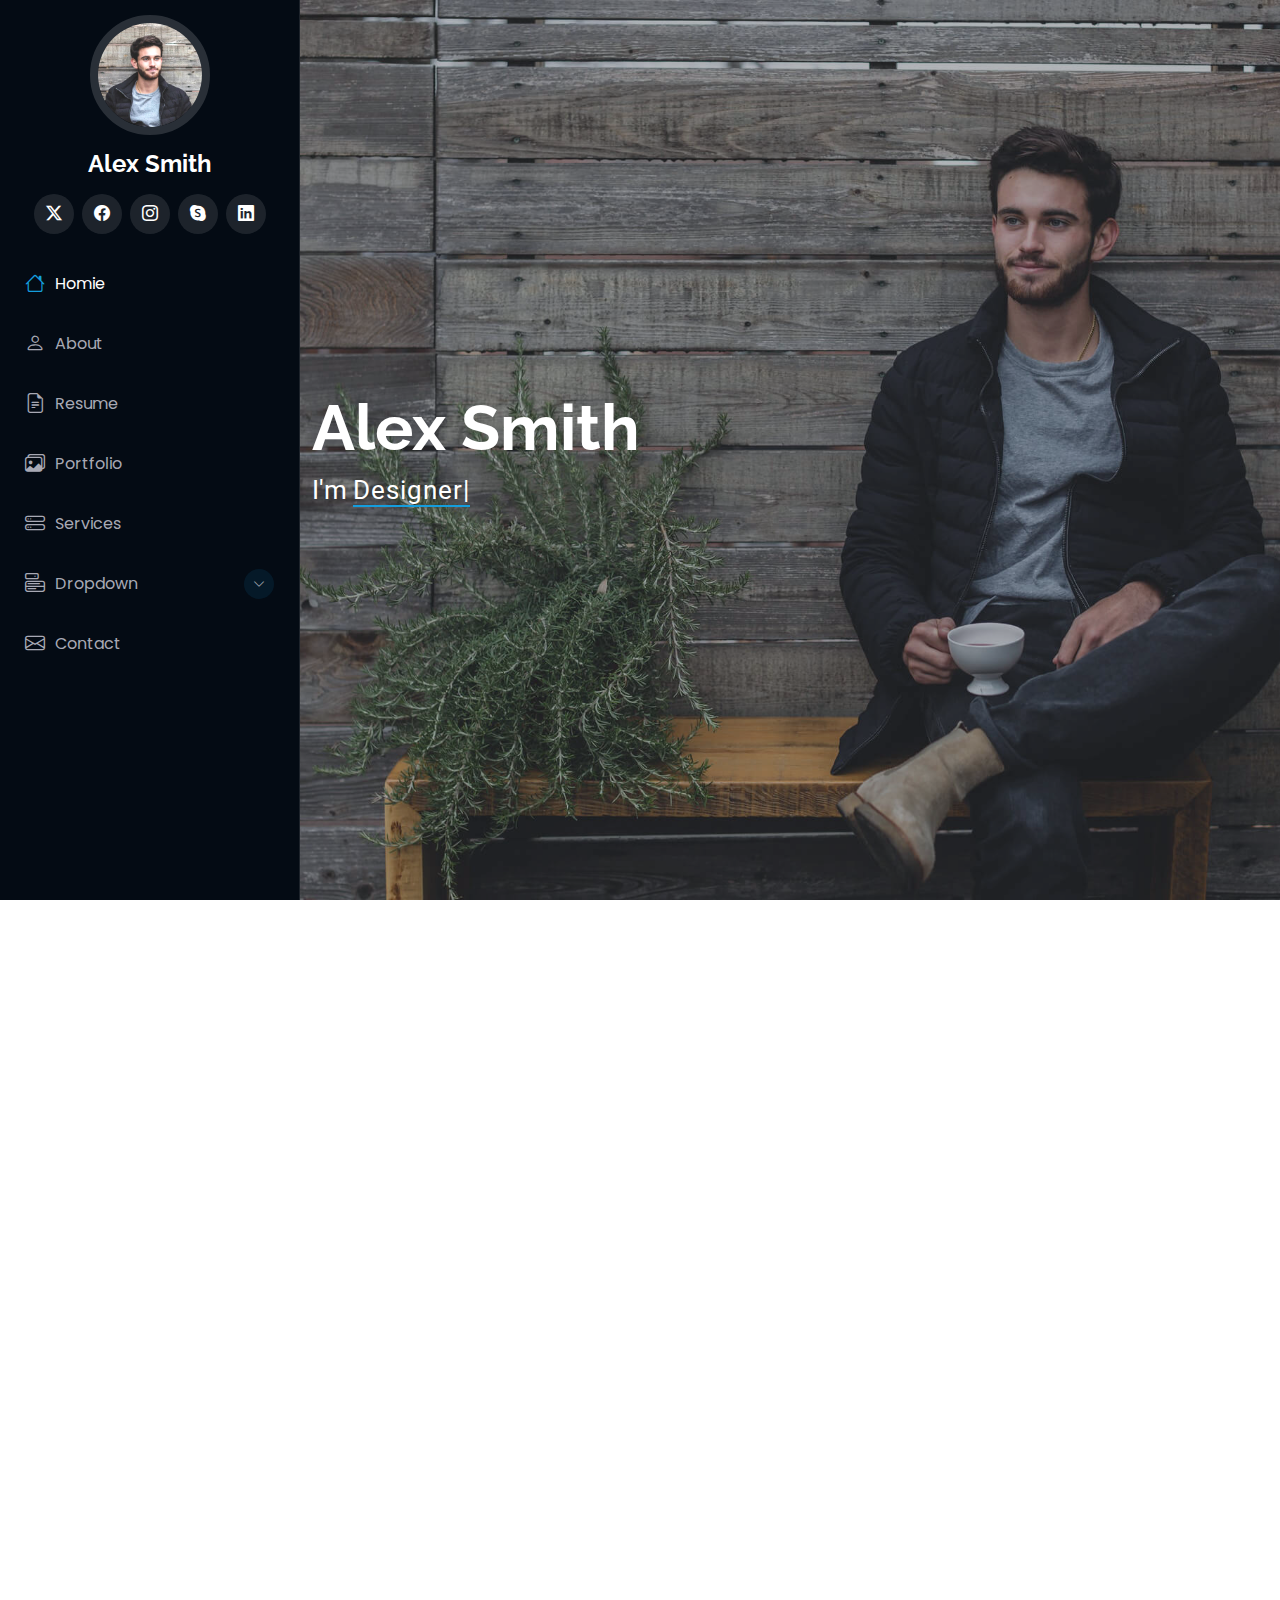
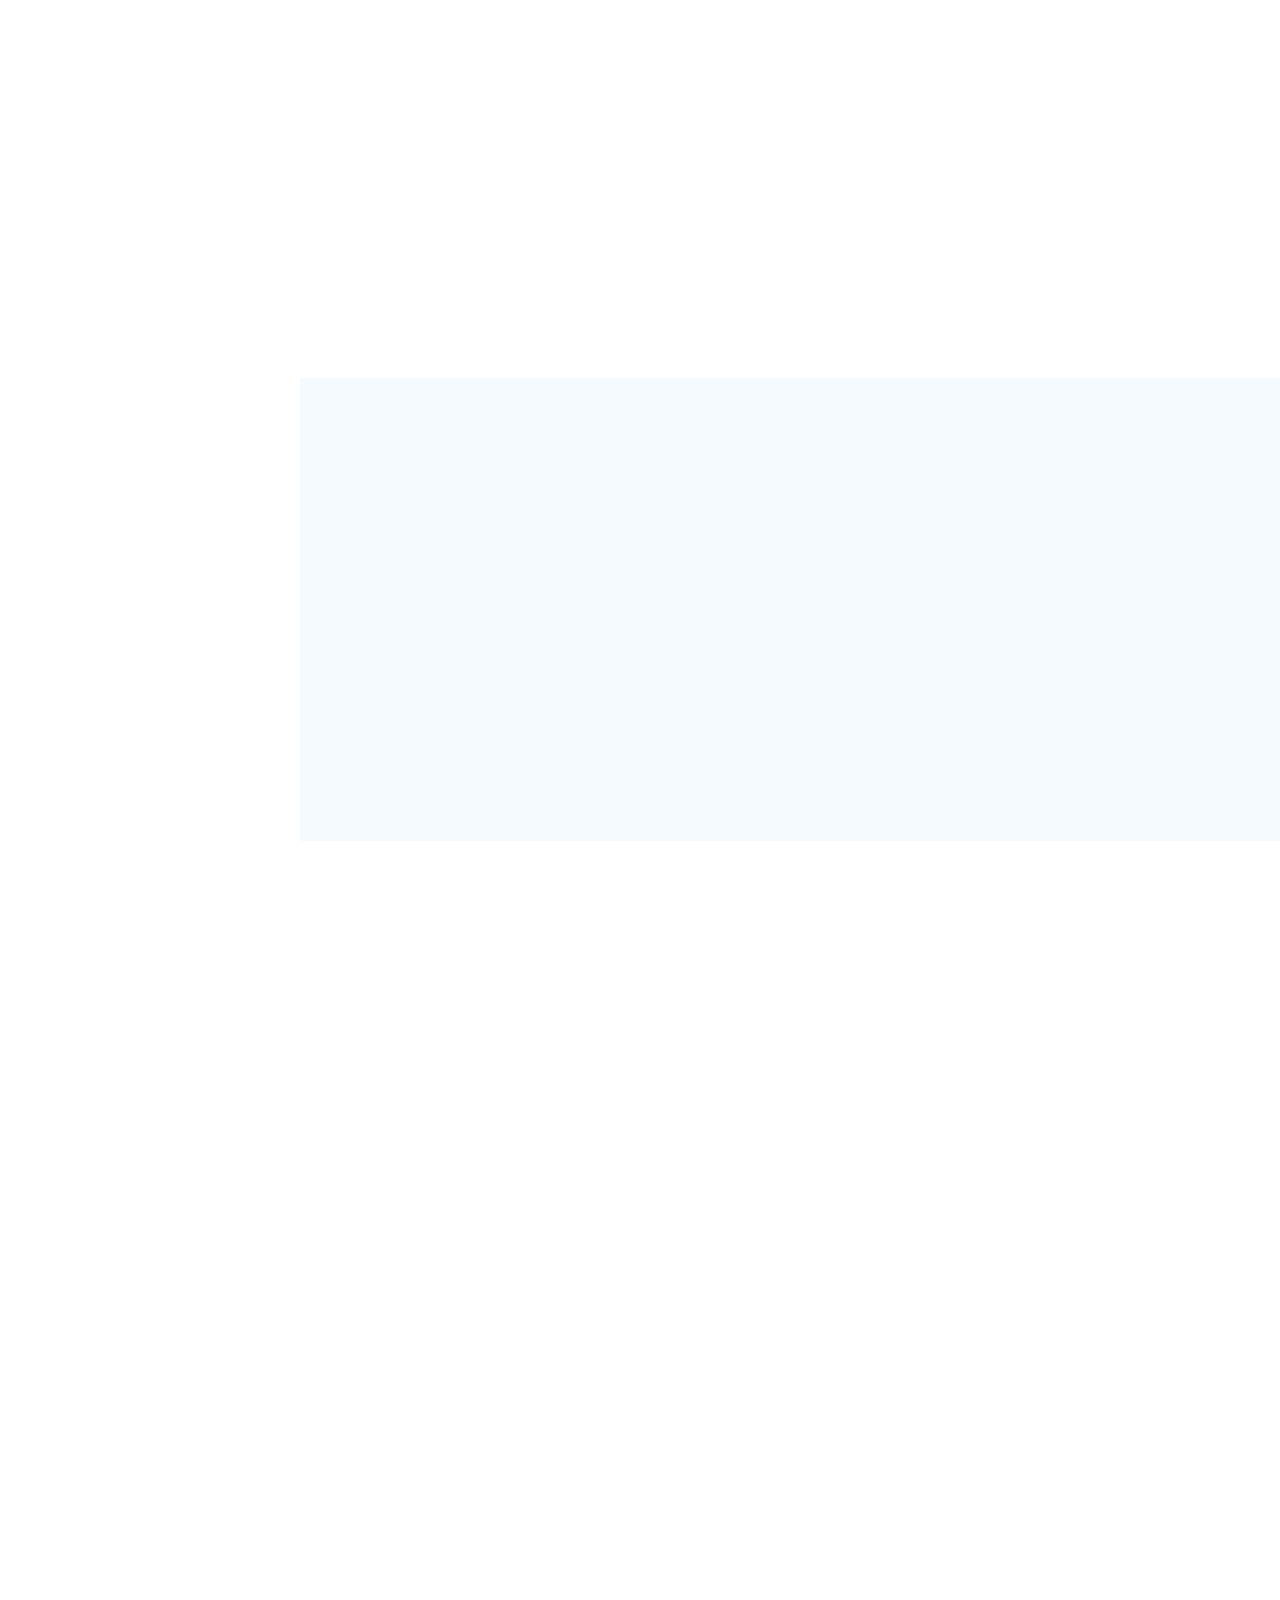
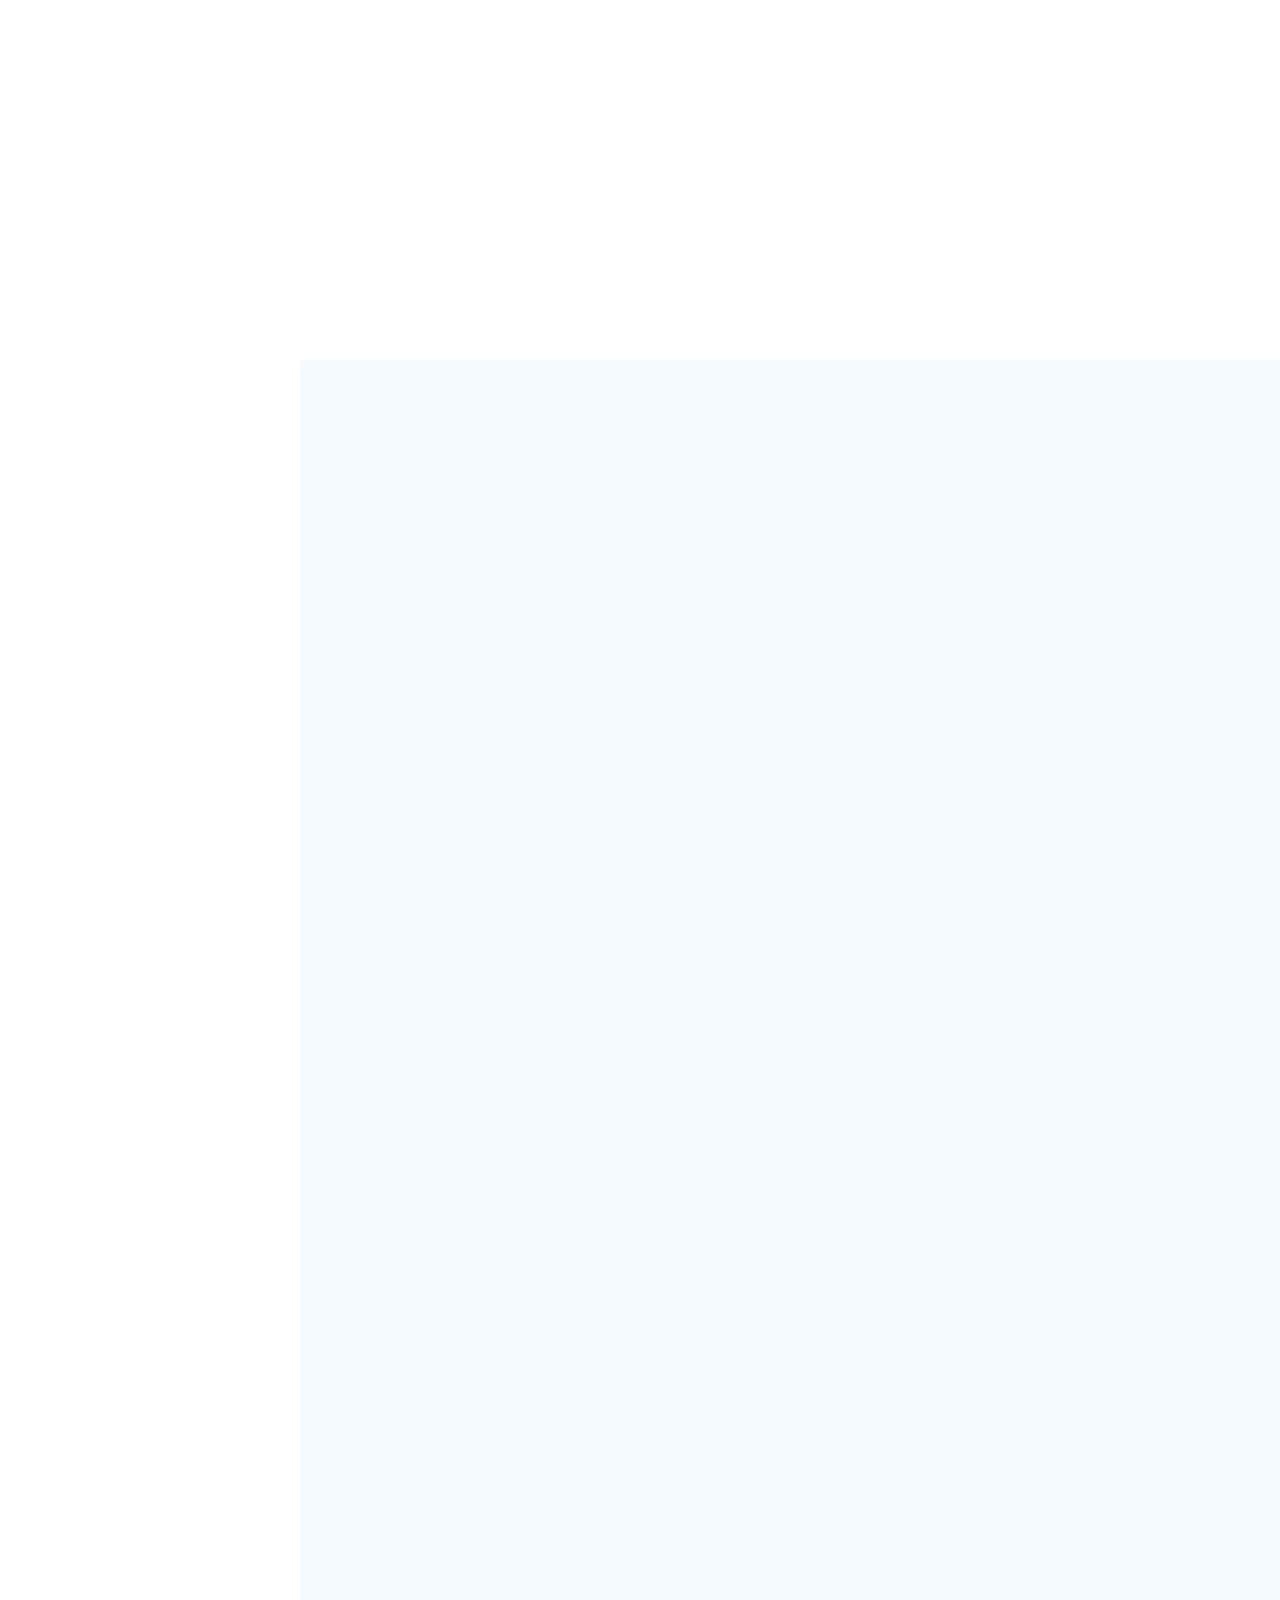
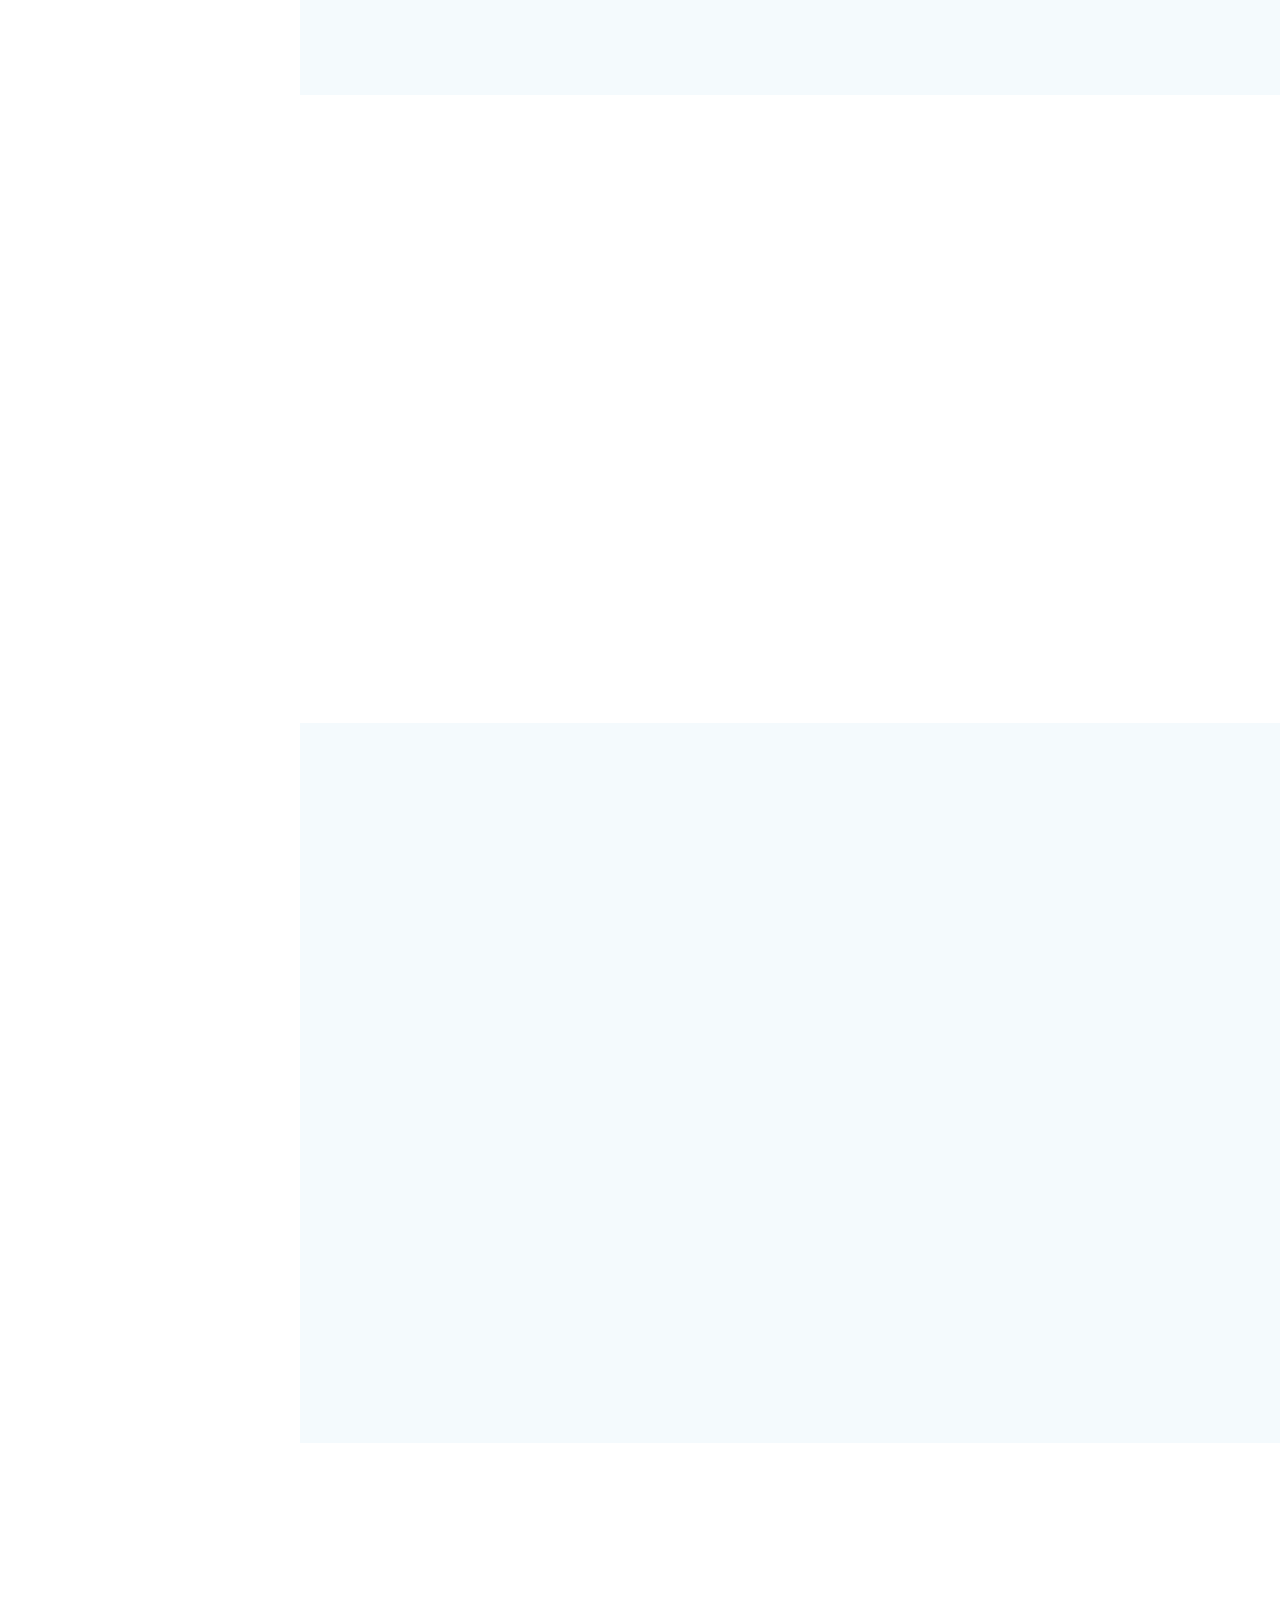
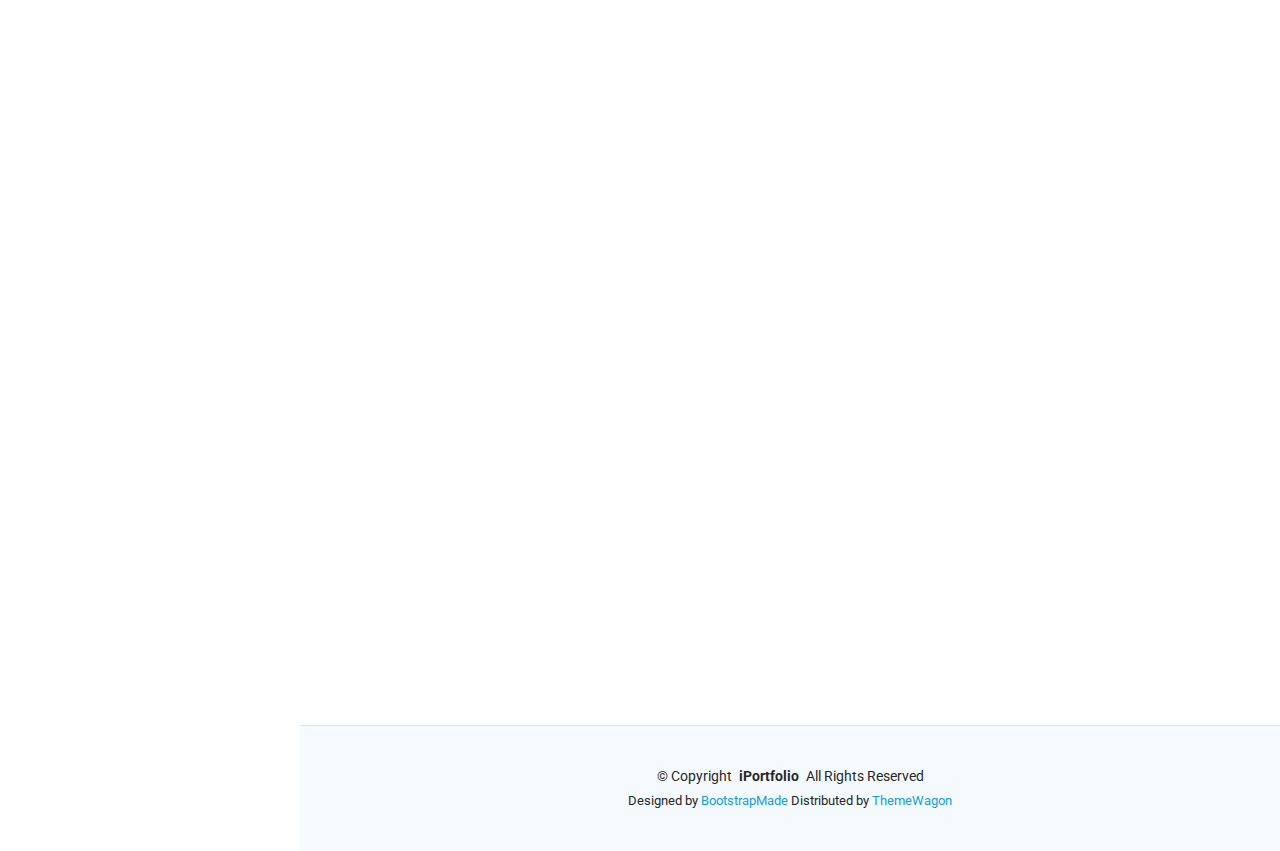
<file: Chunk 1 (Portfolio website)/index.html>
<!DOCTYPE html>
<html lang="en">
<head>
  <meta charset="utf-8">
  <meta content="width=device-width, initial-scale=1.0" name="viewport">
  <title>Index - iPortfolio Bootstrap Template</title>
  <meta content="" name="description">
  <meta content="" name="keywords">

  <!-- Favicons -->
  <link href="assets/img/favicon.png" rel="icon">
  <link href="assets/img/apple-touch-icon.png" rel="apple-touch-icon">

  <!-- Fonts -->
  <link href="https://fonts.googleapis.com" rel="preconnect">
  <link href="https://fonts.gstatic.com" rel="preconnect" crossorigin>
  <link href="https://fonts.googleapis.com/css2?family=Roboto:ital,wght@0,100;0,300;0,400;0,500;0,700;0,900;1,100;1,300;1,400;1,500;1,700;1,900&family=Poppins:ital,wght@0,100;0,200;0,300;0,400;0,500;0,600;0,700;0,800;0,900;1,100;1,200;1,300;1,400;1,500;1,600;1,700;1,800;1,900&family=Raleway:ital,wght@0,100;0,200;0,300;0,400;0,500;0,600;0,700;0,800;0,900;1,100;1,200;1,300;1,400;1,500;1,600;1,700;1,800;1,900&display=swap" rel="stylesheet">

  <!-- Vendor CSS Files -->
  <link href="assets/vendor/bootstrap/css/bootstrap.min.css" rel="stylesheet">
  <link href="assets/vendor/bootstrap-icons/bootstrap-icons.css" rel="stylesheet">
  <link href="assets/vendor/aos/aos.css" rel="stylesheet">
  <link href="assets/vendor/glightbox/css/glightbox.min.css" rel="stylesheet">
  <link href="assets/vendor/swiper/swiper-bundle.min.css" rel="stylesheet">

  <!-- Main CSS File -->
  <link href="assets/css/main.css" rel="stylesheet">

  <!-- =======================================================
  * Template Name: iPortfolio
  * Template URL: https://bootstrapmade.com/iportfolio-bootstrap-portfolio-websites-template/
  * Updated: Jun 29 2024 with Bootstrap v5.3.3
  * Author: BootstrapMade.com
  * License: https://bootstrapmade.com/license/
  ======================================================== -->
</head>

<body class="index-page">

  <header id="header" class="header dark-background d-flex flex-column">
    <i class="header-toggle d-xl-none bi bi-list"></i>

    <div class="profile-img">
      <img src="assets/img/my-profile-img.jpg" alt="" class="img-fluid rounded-circle">
    </div>

    <a href="index.html" class="logo d-flex align-items-center justify-content-center">
      <!-- Uncomment the line below if you also wish to use an image logo -->
      <!-- <img src="assets/img/logo.png" alt=""> -->
      <h1 class="sitename">Alex Smith</h1>
    </a>

    <div class="social-links text-center">
      <a href="#" class="twitter"><i class="bi bi-twitter-x"></i></a>
      <a href="#" class="facebook"><i class="bi bi-facebook"></i></a>
      <a href="#" class="instagram"><i class="bi bi-instagram"></i></a>
      <a href="#" class="google-plus"><i class="bi bi-skype"></i></a>
      <a href="#" class="linkedin"><i class="bi bi-linkedin"></i></a>
    </div>

    <nav id="navmenu" class="navmenu">
      <ul>
        <li><a href="#hero" class="active"><i class="bi bi-house navicon"></i>Homie</a></li>
        <li><a href="#about"><i class="bi bi-person navicon"></i> About</a></li>
        <li><a href="#resume"><i class="bi bi-file-earmark-text navicon"></i> Resume</a></li>
        <li><a href="#portfolio"><i class="bi bi-images navicon"></i> Portfolio</a></li>
        <li><a href="#services"><i class="bi bi-hdd-stack navicon"></i> Services</a></li>
        <li class="dropdown"><a href="#"><i class="bi bi-menu-button navicon"></i> <span>Dropdown</span> <i class="bi bi-chevron-down toggle-dropdown"></i></a>
          <ul>
            <li><a href="#">Dropdown 1</a></li>
            <li class="dropdown"><a href="#"><span>Deep Dropdown</span> <i class="bi bi-chevron-down toggle-dropdown"></i></a>
              <ul>
                <li><a href="#">Deep Dropdown 1</a></li>
                <li><a href="#">Deep Dropdown 2</a></li>
                <li><a href="#">Deep Dropdown 3</a></li>
                <li><a href="#">Deep Dropdown 4</a></li>
                <li><a href="#">Deep Dropdown 5</a></li>
              </ul>
            </li>
            <li><a href="#">Dropdown 2</a></li>
            <li><a href="#">Dropdown 3</a></li>
            <li><a href="#">Dropdown 4</a></li>
          </ul>
        </li>
        <li><a href="#contact"><i class="bi bi-envelope navicon"></i> Contact</a></li>
      </ul>
    </nav>

  </header>

  <main class="main">

    <!-- Hero Section -->
    <section id="hero" class="hero section dark-background">

      <img src="assets/img/hero-bg.jpg" alt="" data-aos="fade-in" class="">

      <div class="container" data-aos="fade-up" data-aos-delay="100">
        <h2>Alex Smith</h2>
        <p>I'm <span class="typed" data-typed-items="Designer, Developer, Freelancer, Photographer">Designer</span><span class="typed-cursor typed-cursor--blink" aria-hidden="true"></span><span class="typed-cursor typed-cursor--blink" aria-hidden="true"></span></p>
      </div>

    </section><!-- /Hero Section -->

    <!-- About Section -->
    <section id="about" class="about section">

      <!-- Section Title -->
      <div class="container section-title" data-aos="fade-up">
        <h2>About</h2>
        <p>Magnam dolores commodi suscipit. Necessitatibus eius consequatur ex aliquid fuga eum quidem. Sit sint consectetur velit. Quisquam quos quisquam cupiditate. Et nemo qui impedit suscipit alias ea. Quia fugiat sit in iste officiis commodi quidem hic quas.</p>
      </div><!-- End Section Title -->

      <div class="container" data-aos="fade-up" data-aos-delay="100">

        <div class="row gy-4 justify-content-center">
          <div class="col-lg-4">
            <img src="assets/img/my-profile-img.jpg" class="img-fluid" alt="">
          </div>
          <div class="col-lg-8 content">
            <h2>UI/UX Designer &amp; Web Developer.</h2>
            <p class="fst-italic py-3">
              Lorem ipsum dolor sit amet, consectetur adipiscing elit, sed do eiusmod tempor incididunt ut labore et dolore
              magna aliqua.
            </p>
            <div class="row">
              <div class="col-lg-6">
                <ul>
                  <li><i class="bi bi-chevron-right"></i> <strong>Birthday:</strong> <span>1 May 1995</span></li>
                  <li><i class="bi bi-chevron-right"></i> <strong>Website:</strong> <span>www.example.com</span></li>
                  <li><i class="bi bi-chevron-right"></i> <strong>Phone:</strong> <span>+123 456 7890</span></li>
                  <li><i class="bi bi-chevron-right"></i> <strong>City:</strong> <span>New York, USA</span></li>
                </ul>
              </div>
              <div class="col-lg-6">
                <ul>
                  <li><i class="bi bi-chevron-right"></i> <strong>Age:</strong> <span>30</span></li>
                  <li><i class="bi bi-chevron-right"></i> <strong>Degree:</strong> <span>Master</span></li>
                  <li><i class="bi bi-chevron-right"></i> <strong>Email:</strong> <span>email@example.com</span></li>
                  <li><i class="bi bi-chevron-right"></i> <strong>Freelance:</strong> <span>Available</span></li>
                </ul>
              </div>
            </div>
            <p class="py-3">
              Officiis eligendi itaque labore et dolorum mollitia officiis optio vero. Quisquam sunt adipisci omnis et ut. Nulla accusantium dolor incidunt officia tempore. Et eius omnis.
              Cupiditate ut dicta maxime officiis quidem quia. Sed et consectetur qui quia repellendus itaque neque.
            </p>
          </div>
        </div>

      </div>

    </section><!-- /About Section -->

    <!-- Stats Section -->
    <section id="stats" class="stats section">

      <div class="container" data-aos="fade-up" data-aos-delay="100">

        <div class="row gy-4">

          <div class="col-lg-3 col-md-6">
            <div class="stats-item">
              <i class="bi bi-emoji-smile"></i>
              <span data-purecounter-start="0" data-purecounter-end="232" data-purecounter-duration="1" class="purecounter"></span>
              <p><strong>Happy Clients</strong> <span>consequuntur quae</span></p>
            </div>
          </div><!-- End Stats Item -->

          <div class="col-lg-3 col-md-6">
            <div class="stats-item">
              <i class="bi bi-journal-richtext"></i>
              <span data-purecounter-start="0" data-purecounter-end="521" data-purecounter-duration="1" class="purecounter"></span>
              <p><strong>Projects</strong> <span>adipisci atque cum quia aut</span></p>
            </div>
          </div><!-- End Stats Item -->

          <div class="col-lg-3 col-md-6">
            <div class="stats-item">
              <i class="bi bi-headset"></i>
              <span data-purecounter-start="0" data-purecounter-end="1453" data-purecounter-duration="1" class="purecounter"></span>
              <p><strong>Hours Of Support</strong> <span>aut commodi quaerat</span></p>
            </div>
          </div><!-- End Stats Item -->

          <div class="col-lg-3 col-md-6">
            <div class="stats-item">
              <i class="bi bi-people"></i>
              <span data-purecounter-start="0" data-purecounter-end="32" data-purecounter-duration="1" class="purecounter"></span>
              <p><strong>Hard Workers</strong> <span>rerum asperiores dolor</span></p>
            </div>
          </div><!-- End Stats Item -->

        </div>

      </div>

    </section><!-- /Stats Section -->

    <!-- Skills Section -->
    <section id="skills" class="skills section light-background">

      <!-- Section Title -->
      <div class="container section-title" data-aos="fade-up">
        <h2>Skills</h2>
        <p>Necessitatibus eius consequatur ex aliquid fuga eum quidem sint consectetur velit</p>
      </div><!-- End Section Title -->

      <div class="container" data-aos="fade-up" data-aos-delay="100">

        <div class="row skills-content skills-animation">

          <div class="col-lg-6">

            <div class="progress">
              <span class="skill"><span>HTML</span> <i class="val">100%</i></span>
              <div class="progress-bar-wrap">
                <div class="progress-bar" role="progressbar" aria-valuenow="100" aria-valuemin="0" aria-valuemax="100"></div>
              </div>
            </div><!-- End Skills Item -->

            <div class="progress">
              <span class="skill"><span>CSS</span> <i class="val">90%</i></span>
              <div class="progress-bar-wrap">
                <div class="progress-bar" role="progressbar" aria-valuenow="90" aria-valuemin="0" aria-valuemax="100"></div>
              </div>
            </div><!-- End Skills Item -->

            <div class="progress">
              <span class="skill"><span>JavaScript</span> <i class="val">75%</i></span>
              <div class="progress-bar-wrap">
                <div class="progress-bar" role="progressbar" aria-valuenow="75" aria-valuemin="0" aria-valuemax="100"></div>
              </div>
            </div><!-- End Skills Item -->

          </div>

          <div class="col-lg-6">

            <div class="progress">
              <span class="skill"><span>PHP</span> <i class="val">80%</i></span>
              <div class="progress-bar-wrap">
                <div class="progress-bar" role="progressbar" aria-valuenow="80" aria-valuemin="0" aria-valuemax="100"></div>
              </div>
            </div><!-- End Skills Item -->

            <div class="progress">
              <span class="skill"><span>WordPress/CMS</span> <i class="val">90%</i></span>
              <div class="progress-bar-wrap">
                <div class="progress-bar" role="progressbar" aria-valuenow="90" aria-valuemin="0" aria-valuemax="100"></div>
              </div>
            </div><!-- End Skills Item -->

            <div class="progress">
              <span class="skill"><span>Photoshop</span> <i class="val">55%</i></span>
              <div class="progress-bar-wrap">
                <div class="progress-bar" role="progressbar" aria-valuenow="55" aria-valuemin="0" aria-valuemax="100"></div>
              </div>
            </div><!-- End Skills Item -->

          </div>

        </div>

      </div>

    </section><!-- /Skills Section -->

    <!-- Resume Section -->
    <section id="resume" class="resume section">

      <!-- Section Title -->
      <div class="container section-title" data-aos="fade-up">
        <h2>Resume</h2>
        <p>Magnam dolores commodi suscipit. Necessitatibus eius consequatur ex aliquid fuga eum quidem. Sit sint consectetur velit. Quisquam quos quisquam cupiditate. Et nemo qui impedit suscipit alias ea. Quia fugiat sit in iste officiis commodi quidem hic quas.</p>
      </div><!-- End Section Title -->

      <div class="container">

        <div class="row">

          <div class="col-lg-6" data-aos="fade-up" data-aos-delay="100">
            <h3 class="resume-title">Sumarry</h3>

            <div class="resume-item pb-0">
              <h4>Brandon Johnson</h4>
              <p><em>Innovative and deadline-driven Graphic Designer with 3+ years of experience designing and developing user-centered digital/print marketing material from initial concept to final, polished deliverable.</em></p>
              <ul>
                <li>Portland par 127,Orlando, FL</li>
                <li>(123) 456-7891</li>
                <li>alice.barkley@example.com</li>
              </ul>
            </div><!-- Edn Resume Item -->

            <h3 class="resume-title">Education</h3>
            <div class="resume-item">
              <h4>Master of Fine Arts &amp; Graphic Design</h4>
              <h5>2015 - 2016</h5>
              <p><em>Rochester Institute of Technology, Rochester, NY</em></p>
              <p>Qui deserunt veniam. Et sed aliquam labore tempore sed quisquam iusto autem sit. Ea vero voluptatum qui ut dignissimos deleniti nerada porti sand markend</p>
            </div><!-- Edn Resume Item -->

            <div class="resume-item">
              <h4>Bachelor of Fine Arts &amp; Graphic Design</h4>
              <h5>2010 - 2014</h5>
              <p><em>Rochester Institute of Technology, Rochester, NY</em></p>
              <p>Quia nobis sequi est occaecati aut. Repudiandae et iusto quae reiciendis et quis Eius vel ratione eius unde vitae rerum voluptates asperiores voluptatem Earum molestiae consequatur neque etlon sader mart dila</p>
            </div><!-- Edn Resume Item -->

          </div>

          <div class="col-lg-6" data-aos="fade-up" data-aos-delay="200">
            <h3 class="resume-title">Professional Experience</h3>
            <div class="resume-item">
              <h4>Senior graphic design specialist</h4>
              <h5>2019 - Present</h5>
              <p><em>Experion, New York, NY </em></p>
              <ul>
                <li>Lead in the design, development, and implementation of the graphic, layout, and production communication materials</li>
                <li>Delegate tasks to the 7 members of the design team and provide counsel on all aspects of the project. </li>
                <li>Supervise the assessment of all graphic materials in order to ensure quality and accuracy of the design</li>
                <li>Oversee the efficient use of production project budgets ranging from $2,000 - $25,000</li>
              </ul>
            </div><!-- Edn Resume Item -->

            <div class="resume-item">
              <h4>Graphic design specialist</h4>
              <h5>2017 - 2018</h5>
              <p><em>Stepping Stone Advertising, New York, NY</em></p>
              <ul>
                <li>Developed numerous marketing programs (logos, brochures,infographics, presentations, and advertisements).</li>
                <li>Managed up to 5 projects or tasks at a given time while under pressure</li>
                <li>Recommended and consulted with clients on the most appropriate graphic design</li>
                <li>Created 4+ design presentations and proposals a month for clients and account managers</li>
              </ul>
            </div><!-- Edn Resume Item -->

          </div>

        </div>

      </div>

    </section><!-- /Resume Section -->

    <!-- Portfolio Section -->
    <section id="portfolio" class="portfolio section light-background">

      <!-- Section Title -->
      <div class="container section-title" data-aos="fade-up">
        <h2>Portfolio</h2>
        <p>Magnam dolores commodi suscipit. Necessitatibus eius consequatur ex aliquid fuga eum quidem. Sit sint consectetur velit. Quisquam quos quisquam cupiditate. Et nemo qui impedit suscipit alias ea. Quia fugiat sit in iste officiis commodi quidem hic quas.</p>
      </div><!-- End Section Title -->

      <div class="container">

        <div class="isotope-layout" data-default-filter="*" data-layout="masonry" data-sort="original-order">

          <ul class="portfolio-filters isotope-filters" data-aos="fade-up" data-aos-delay="100">
            <li data-filter="*" class="filter-active">All</li>
            <li data-filter=".filter-app">App</li>
            <li data-filter=".filter-product">Product</li>
            <li data-filter=".filter-branding">Branding</li>
            <li data-filter=".filter-books">Books</li>
          </ul><!-- End Portfolio Filters -->

          <div class="row gy-4 isotope-container" data-aos="fade-up" data-aos-delay="200">

            <div class="col-lg-4 col-md-6 portfolio-item isotope-item filter-app">
              <div class="portfolio-content h-100">
                <img src="assets/img/portfolio/app-1.jpg" class="img-fluid" alt="">
                <div class="portfolio-info">
                  <h4>App 1</h4>
                  <p>Lorem ipsum, dolor sit amet consectetur</p>
                  <a href="assets/img/portfolio/app-1.jpg" title="App 1" data-gallery="portfolio-gallery-app" class="glightbox preview-link"><i class="bi bi-zoom-in"></i></a>
                  <a href="portfolio-details.html" title="More Details" class="details-link"><i class="bi bi-link-45deg"></i></a>
                </div>
              </div>
            </div><!-- End Portfolio Item -->

            <div class="col-lg-4 col-md-6 portfolio-item isotope-item filter-product">
              <div class="portfolio-content h-100">
                <img src="assets/img/portfolio/product-1.jpg" class="img-fluid" alt="">
                <div class="portfolio-info">
                  <h4>Product 1</h4>
                  <p>Lorem ipsum, dolor sit amet consectetur</p>
                  <a href="assets/img/portfolio/product-1.jpg" title="Product 1" data-gallery="portfolio-gallery-product" class="glightbox preview-link"><i class="bi bi-zoom-in"></i></a>
                  <a href="portfolio-details.html" title="More Details" class="details-link"><i class="bi bi-link-45deg"></i></a>
                </div>
              </div>
            </div><!-- End Portfolio Item -->

            <div class="col-lg-4 col-md-6 portfolio-item isotope-item filter-branding">
              <div class="portfolio-content h-100">
                <img src="assets/img/portfolio/branding-1.jpg" class="img-fluid" alt="">
                <div class="portfolio-info">
                  <h4>Branding 1</h4>
                  <p>Lorem ipsum, dolor sit amet consectetur</p>
                  <a href="assets/img/portfolio/branding-1.jpg" title="Branding 1" data-gallery="portfolio-gallery-branding" class="glightbox preview-link"><i class="bi bi-zoom-in"></i></a>
                  <a href="portfolio-details.html" title="More Details" class="details-link"><i class="bi bi-link-45deg"></i></a>
                </div>
              </div>
            </div><!-- End Portfolio Item -->

            <div class="col-lg-4 col-md-6 portfolio-item isotope-item filter-books">
              <div class="portfolio-content h-100">
                <img src="assets/img/portfolio/books-1.jpg" class="img-fluid" alt="">
                <div class="portfolio-info">
                  <h4>Books 1</h4>
                  <p>Lorem ipsum, dolor sit amet consectetur</p>
                  <a href="assets/img/portfolio/books-1.jpg" title="Branding 1" data-gallery="portfolio-gallery-book" class="glightbox preview-link"><i class="bi bi-zoom-in"></i></a>
                  <a href="portfolio-details.html" title="More Details" class="details-link"><i class="bi bi-link-45deg"></i></a>
                </div>
              </div>
            </div><!-- End Portfolio Item -->

            <div class="col-lg-4 col-md-6 portfolio-item isotope-item filter-app">
              <div class="portfolio-content h-100">
                <img src="assets/img/portfolio/app-2.jpg" class="img-fluid" alt="">
                <div class="portfolio-info">
                  <h4>App 2</h4>
                  <p>Lorem ipsum, dolor sit amet consectetur</p>
                  <a href="assets/img/portfolio/app-2.jpg" title="App 2" data-gallery="portfolio-gallery-app" class="glightbox preview-link"><i class="bi bi-zoom-in"></i></a>
                  <a href="portfolio-details.html" title="More Details" class="details-link"><i class="bi bi-link-45deg"></i></a>
                </div>
              </div>
            </div><!-- End Portfolio Item -->

            <div class="col-lg-4 col-md-6 portfolio-item isotope-item filter-product">
              <div class="portfolio-content h-100">
                <img src="assets/img/portfolio/product-2.jpg" class="img-fluid" alt="">
                <div class="portfolio-info">
                  <h4>Product 2</h4>
                  <p>Lorem ipsum, dolor sit amet consectetur</p>
                  <a href="assets/img/portfolio/product-2.jpg" title="Product 2" data-gallery="portfolio-gallery-product" class="glightbox preview-link"><i class="bi bi-zoom-in"></i></a>
                  <a href="portfolio-details.html" title="More Details" class="details-link"><i class="bi bi-link-45deg"></i></a>
                </div>
              </div>
            </div><!-- End Portfolio Item -->

            <div class="col-lg-4 col-md-6 portfolio-item isotope-item filter-branding">
              <div class="portfolio-content h-100">
                <img src="assets/img/portfolio/branding-2.jpg" class="img-fluid" alt="">
                <div class="portfolio-info">
                  <h4>Branding 2</h4>
                  <p>Lorem ipsum, dolor sit amet consectetur</p>
                  <a href="assets/img/portfolio/branding-2.jpg" title="Branding 2" data-gallery="portfolio-gallery-branding" class="glightbox preview-link"><i class="bi bi-zoom-in"></i></a>
                  <a href="portfolio-details.html" title="More Details" class="details-link"><i class="bi bi-link-45deg"></i></a>
                </div>
              </div>
            </div><!-- End Portfolio Item -->

            <div class="col-lg-4 col-md-6 portfolio-item isotope-item filter-books">
              <div class="portfolio-content h-100">
                <img src="assets/img/portfolio/books-2.jpg" class="img-fluid" alt="">
                <div class="portfolio-info">
                  <h4>Books 2</h4>
                  <p>Lorem ipsum, dolor sit amet consectetur</p>
                  <a href="assets/img/portfolio/books-2.jpg" title="Branding 2" data-gallery="portfolio-gallery-book" class="glightbox preview-link"><i class="bi bi-zoom-in"></i></a>
                  <a href="portfolio-details.html" title="More Details" class="details-link"><i class="bi bi-link-45deg"></i></a>
                </div>
              </div>
            </div><!-- End Portfolio Item -->

            <div class="col-lg-4 col-md-6 portfolio-item isotope-item filter-app">
              <div class="portfolio-content h-100">
                <img src="assets/img/portfolio/app-3.jpg" class="img-fluid" alt="">
                <div class="portfolio-info">
                  <h4>App 3</h4>
                  <p>Lorem ipsum, dolor sit amet consectetur</p>
                  <a href="assets/img/portfolio/app-3.jpg" title="App 3" data-gallery="portfolio-gallery-app" class="glightbox preview-link"><i class="bi bi-zoom-in"></i></a>
                  <a href="portfolio-details.html" title="More Details" class="details-link"><i class="bi bi-link-45deg"></i></a>
                </div>
              </div>
            </div><!-- End Portfolio Item -->

            <div class="col-lg-4 col-md-6 portfolio-item isotope-item filter-product">
              <div class="portfolio-content h-100">
                <img src="assets/img/portfolio/product-3.jpg" class="img-fluid" alt="">
                <div class="portfolio-info">
                  <h4>Product 3</h4>
                  <p>Lorem ipsum, dolor sit amet consectetur</p>
                  <a href="assets/img/portfolio/product-3.jpg" title="Product 3" data-gallery="portfolio-gallery-product" class="glightbox preview-link"><i class="bi bi-zoom-in"></i></a>
                  <a href="portfolio-details.html" title="More Details" class="details-link"><i class="bi bi-link-45deg"></i></a>
                </div>
              </div>
            </div><!-- End Portfolio Item -->

            <div class="col-lg-4 col-md-6 portfolio-item isotope-item filter-branding">
              <div class="portfolio-content h-100">
                <img src="assets/img/portfolio/branding-3.jpg" class="img-fluid" alt="">
                <div class="portfolio-info">
                  <h4>Branding 3</h4>
                  <p>Lorem ipsum, dolor sit amet consectetur</p>
                  <a href="assets/img/portfolio/branding-3.jpg" title="Branding 2" data-gallery="portfolio-gallery-branding" class="glightbox preview-link"><i class="bi bi-zoom-in"></i></a>
                  <a href="portfolio-details.html" title="More Details" class="details-link"><i class="bi bi-link-45deg"></i></a>
                </div>
              </div>
            </div><!-- End Portfolio Item -->

            <div class="col-lg-4 col-md-6 portfolio-item isotope-item filter-books">
              <div class="portfolio-content h-100">
                <img src="assets/img/portfolio/books-3.jpg" class="img-fluid" alt="">
                <div class="portfolio-info">
                  <h4>Books 3</h4>
                  <p>Lorem ipsum, dolor sit amet consectetur</p>
                  <a href="assets/img/portfolio/books-3.jpg" title="Branding 3" data-gallery="portfolio-gallery-book" class="glightbox preview-link"><i class="bi bi-zoom-in"></i></a>
                  <a href="portfolio-details.html" title="More Details" class="details-link"><i class="bi bi-link-45deg"></i></a>
                </div>
              </div>
            </div><!-- End Portfolio Item -->

          </div><!-- End Portfolio Container -->

        </div>

      </div>

    </section><!-- /Portfolio Section -->

    <!-- Services Section -->
    <section id="services" class="services section">

      <!-- Section Title -->
      <div class="container section-title" data-aos="fade-up">
        <h2>Services</h2>
        <p>Magnam dolores commodi suscipit. Necessitatibus eius consequatur ex aliquid fuga eum quidem. Sit sint consectetur velit. Quisquam quos quisquam cupiditate. Et nemo qui impedit suscipit alias ea. Quia fugiat sit in iste officiis commodi quidem hic quas.</p>
      </div><!-- End Section Title -->

      <div class="container">

        <div class="row gy-4">

          <div class="col-lg-4 col-md-6 service-item d-flex" data-aos="fade-up" data-aos-delay="100">
            <div class="icon flex-shrink-0"><i class="bi bi-briefcase"></i></div>
            <div>
              <h4 class="title"><a href="service-details.html" class="stretched-link">Lorem Ipsum</a></h4>
              <p class="description">Voluptatum deleniti atque corrupti quos dolores et quas molestias excepturi sint occaecati cupiditate non provident</p>
            </div>
          </div>
          <!-- End Service Item -->

          <div class="col-lg-4 col-md-6 service-item d-flex" data-aos="fade-up" data-aos-delay="200">
            <div class="icon flex-shrink-0"><i class="bi bi-card-checklist"></i></div>
            <div>
              <h4 class="title"><a href="service-details.html" class="stretched-link">Dolor Sitema</a></h4>
              <p class="description">Minim veniam, quis nostrud exercitation ullamco laboris nisi ut aliquip ex ea commodo consequat tarad limino ata</p>
            </div>
          </div><!-- End Service Item -->

          <div class="col-lg-4 col-md-6 service-item d-flex" data-aos="fade-up" data-aos-delay="300">
            <div class="icon flex-shrink-0"><i class="bi bi-bar-chart"></i></div>
            <div>
              <h4 class="title"><a href="service-details.html" class="stretched-link">Sed ut perspiciatis</a></h4>
              <p class="description">Duis aute irure dolor in reprehenderit in voluptate velit esse cillum dolore eu fugiat nulla pariatur</p>
            </div>
          </div><!-- End Service Item -->

          <div class="col-lg-4 col-md-6 service-item d-flex" data-aos="fade-up" data-aos-delay="400">
            <div class="icon flex-shrink-0"><i class="bi bi-binoculars"></i></div>
            <div>
              <h4 class="title"><a href="service-details.html" class="stretched-link">Magni Dolores</a></h4>
              <p class="description">Excepteur sint occaecat cupidatat non proident, sunt in culpa qui officia deserunt mollit anim id est laborum</p>
            </div>
          </div><!-- End Service Item -->

          <div class="col-lg-4 col-md-6 service-item d-flex" data-aos="fade-up" data-aos-delay="500">
            <div class="icon flex-shrink-0"><i class="bi bi-brightness-high"></i></div>
            <div>
              <h4 class="title"><a href="service-details.html" class="stretched-link">Nemo Enim</a></h4>
              <p class="description">At vero eos et accusamus et iusto odio dignissimos ducimus qui blanditiis praesentium voluptatum deleniti atque</p>
            </div>
          </div><!-- End Service Item -->

          <div class="col-lg-4 col-md-6 service-item d-flex" data-aos="fade-up" data-aos-delay="600">
            <div class="icon flex-shrink-0"><i class="bi bi-calendar4-week"></i></div>
            <div>
              <h4 class="title"><a href="service-details.html" class="stretched-link">Eiusmod Tempor</a></h4>
              <p class="description">Et harum quidem rerum facilis est et expedita distinctio. Nam libero tempore, cum soluta nobis est eligendi</p>
            </div>
          </div><!-- End Service Item -->

        </div>

      </div>

    </section><!-- /Services Section -->

    <!-- Testimonials Section -->
    <section id="testimonials" class="testimonials section light-background">

      <!-- Section Title -->
      <div class="container section-title" data-aos="fade-up">
        <h2>Testimonials</h2>
        <p>Necessitatibus eius consequatur ex aliquid fuga eum quidem sint consectetur velit</p>
      </div><!-- End Section Title -->

      <div class="container" data-aos="fade-up" data-aos-delay="100">

        <div class="swiper init-swiper">
          <script type="application/json" class="swiper-config">
            {
              "loop": true,
              "speed": 600,
              "autoplay": {
                "delay": 5000
              },
              "slidesPerView": "auto",
              "pagination": {
                "el": ".swiper-pagination",
                "type": "bullets",
                "clickable": true
              },
              "breakpoints": {
                "320": {
                  "slidesPerView": 1,
                  "spaceBetween": 40
                },
                "1200": {
                  "slidesPerView": 3,
                  "spaceBetween": 1
                }
              }
            }
          </script>
          <div class="swiper-wrapper">

            <div class="swiper-slide">
              <div class="testimonial-item">
                <p>
                  <i class="bi bi-quote quote-icon-left"></i>
                  <span>Proin iaculis purus consequat sem cure digni ssim donec porttitora entum suscipit rhoncus. Accusantium quam, ultricies eget id, aliquam eget nibh et. Maecen aliquam, risus at semper.</span>
                  <i class="bi bi-quote quote-icon-right"></i>
                </p>
                <img src="assets/img/testimonials/testimonials-1.jpg" class="testimonial-img" alt="">
                <h3>Saul Goodman</h3>
                <h4>Ceo &amp; Founder</h4>
              </div>
            </div><!-- End testimonial item -->

            <div class="swiper-slide">
              <div class="testimonial-item">
                <p>
                  <i class="bi bi-quote quote-icon-left"></i>
                  <span>Export tempor illum tamen malis malis eram quae irure esse labore quem cillum quid malis quorum velit fore eram velit sunt aliqua noster fugiat irure amet legam anim culpa.</span>
                  <i class="bi bi-quote quote-icon-right"></i>
                </p>
                <img src="assets/img/testimonials/testimonials-2.jpg" class="testimonial-img" alt="">
                <h3>Sara Wilsson</h3>
                <h4>Designer</h4>
              </div>
            </div><!-- End testimonial item -->

            <div class="swiper-slide">
              <div class="testimonial-item">
                <p>
                  <i class="bi bi-quote quote-icon-left"></i>
                  <span>Enim nisi quem export duis labore cillum quae magna enim sint quorum nulla quem veniam duis minim tempor labore quem eram duis noster aute amet eram fore quis sint minim.</span>
                  <i class="bi bi-quote quote-icon-right"></i>
                </p>
                <img src="assets/img/testimonials/testimonials-3.jpg" class="testimonial-img" alt="">
                <h3>Jena Karlis</h3>
                <h4>Store Owner</h4>
              </div>
            </div><!-- End testimonial item -->

            <div class="swiper-slide">
              <div class="testimonial-item">
                <p>
                  <i class="bi bi-quote quote-icon-left"></i>
                  <span>Fugiat enim eram quae cillum dolore dolor amet nulla culpa multos export minim fugiat dolor enim duis veniam ipsum anim magna sunt elit fore quem dolore labore illum veniam.</span>
                  <i class="bi bi-quote quote-icon-right"></i>
                </p>
                <img src="assets/img/testimonials/testimonials-4.jpg" class="testimonial-img" alt="">
                <h3>Matt Brandon</h3>
                <h4>Freelancer</h4>
              </div>
            </div><!-- End testimonial item -->

            <div class="swiper-slide">
              <div class="testimonial-item">
                <p>
                  <i class="bi bi-quote quote-icon-left"></i>
                  <span>Quis quorum aliqua sint quem legam fore sunt eram irure aliqua veniam tempor noster veniam sunt culpa nulla illum cillum fugiat legam esse veniam culpa fore nisi cillum quid.</span>
                  <i class="bi bi-quote quote-icon-right"></i>
                </p>
                <img src="assets/img/testimonials/testimonials-5.jpg" class="testimonial-img" alt="">
                <h3>John Larson</h3>
                <h4>Entrepreneur</h4>
              </div>
            </div><!-- End testimonial item -->

          </div>
          <div class="swiper-pagination"></div>
        </div>

      </div>

    </section><!-- /Testimonials Section -->

    <!-- Contact Section -->
    <section id="contact" class="contact section">

      <!-- Section Title -->
      <div class="container section-title" data-aos="fade-up">
        <h2>Contact</h2>
        <p>Necessitatibus eius consequatur ex aliquid fuga eum quidem sint consectetur velit</p>
      </div><!-- End Section Title -->

      <div class="container" data-aos="fade-up" data-aos-delay="100">

        <div class="row gy-4">

          <div class="col-lg-5">

            <div class="info-wrap">
              <div class="info-item d-flex" data-aos="fade-up" data-aos-delay="200">
                <i class="bi bi-geo-alt flex-shrink-0"></i>
                <div>
                  <h3>Address</h3>
                  <p>A108 Adam Street, New York, NY 535022</p>
                </div>
              </div><!-- End Info Item -->

              <div class="info-item d-flex" data-aos="fade-up" data-aos-delay="300">
                <i class="bi bi-telephone flex-shrink-0"></i>
                <div>
                  <h3>Call Us</h3>
                  <p>+1 5589 55488 55</p>
                </div>
              </div><!-- End Info Item -->

              <div class="info-item d-flex" data-aos="fade-up" data-aos-delay="400">
                <i class="bi bi-envelope flex-shrink-0"></i>
                <div>
                  <h3>Email Us</h3>
                  <p>info@example.com</p>
                </div>
              </div><!-- End Info Item -->

              <iframe src="https://www.google.com/maps/embed?pb=!1m14!1m8!1m3!1d48389.78314118045!2d-74.006138!3d40.710059!3m2!1i1024!2i768!4f13.1!3m3!1m2!1s0x89c25a22a3bda30d%3A0xb89d1fe6bc499443!2sDowntown%20Conference%20Center!5e0!3m2!1sen!2sus!4v1676961268712!5m2!1sen!2sus" frameborder="0" style="border:0; width: 100%; height: 270px;" allowfullscreen="" loading="lazy" referrerpolicy="no-referrer-when-downgrade"></iframe>
            </div>
          </div>

          <div class="col-lg-7">
            <form action="forms/contact.php" method="post" class="php-email-form" data-aos="fade-up" data-aos-delay="200">
              <div class="row gy-4">

                <div class="col-md-6">
                  <label for="name-field" class="pb-2">Your Name</label>
                  <input type="text" name="name" id="name-field" class="form-control" required="">
                </div>

                <div class="col-md-6">
                  <label for="email-field" class="pb-2">Your Email</label>
                  <input type="email" class="form-control" name="email" id="email-field" required="">
                </div>

                <div class="col-md-12">
                  <label for="subject-field" class="pb-2">Subject</label>
                  <input type="text" class="form-control" name="subject" id="subject-field" required="">
                </div>

                <div class="col-md-12">
                  <label for="message-field" class="pb-2">Message</label>
                  <textarea class="form-control" name="message" rows="10" id="message-field" required=""></textarea>
                </div>

                <div class="col-md-12 text-center">
                  <div class="loading">Loading</div>
                  <div class="error-message"></div>
                  <div class="sent-message">Your message has been sent. Thank you!</div>

                  <button type="submit">Send Message</button>
                </div>

              </div>
            </form>
          </div><!-- End Contact Form -->

        </div>

      </div>

    </section><!-- /Contact Section -->

  </main>

  <footer id="footer" class="footer position-relative light-background">

    <div class="container">
      <div class="copyright text-center ">
        <p>© <span>Copyright</span> <strong class="px-1 sitename">iPortfolio</strong> <span>All Rights Reserved</span></p>
      </div>
      <div class="credits">
        <!-- All the links in the footer should remain intact. -->
        <!-- You can delete the links only if you've purchased the pro version. -->
        <!-- Licensing information: https://bootstrapmade.com/license/ -->
        <!-- Purchase the pro version with working PHP/AJAX contact form: [buy-url] -->
        Designed by <a href="https://bootstrapmade.com/">BootstrapMade</a> Distributed by <a href="https://themewagon.com">ThemeWagon</a>
      </div>
    </div>

  </footer>

  <!-- Scroll Top -->
  <a href="#" id="scroll-top" class="scroll-top d-flex align-items-center justify-content-center"><i class="bi bi-arrow-up-short"></i></a>

  <!-- Preloader -->
  <div id="preloader"></div>

  <!-- Vendor JS Files -->
  <script src="assets/vendor/bootstrap/js/bootstrap.bundle.min.js"></script>
  <script src="assets/vendor/php-email-form/validate.js"></script>
  <script src="assets/vendor/aos/aos.js"></script>
  <script src="assets/vendor/typed.js/typed.umd.js"></script>
  <script src="assets/vendor/purecounter/purecounter_vanilla.js"></script>
  <script src="assets/vendor/waypoints/noframework.waypoints.js"></script>
  <script src="assets/vendor/glightbox/js/glightbox.min.js"></script>
  <script src="assets/vendor/imagesloaded/imagesloaded.pkgd.min.js"></script>
  <script src="assets/vendor/isotope-layout/isotope.pkgd.min.js"></script>
  <script src="assets/vendor/swiper/swiper-bundle.min.js"></script>

  <!-- Main JS File -->
  <script src="assets/js/main.js"></script>

</body>

</html>
</file>
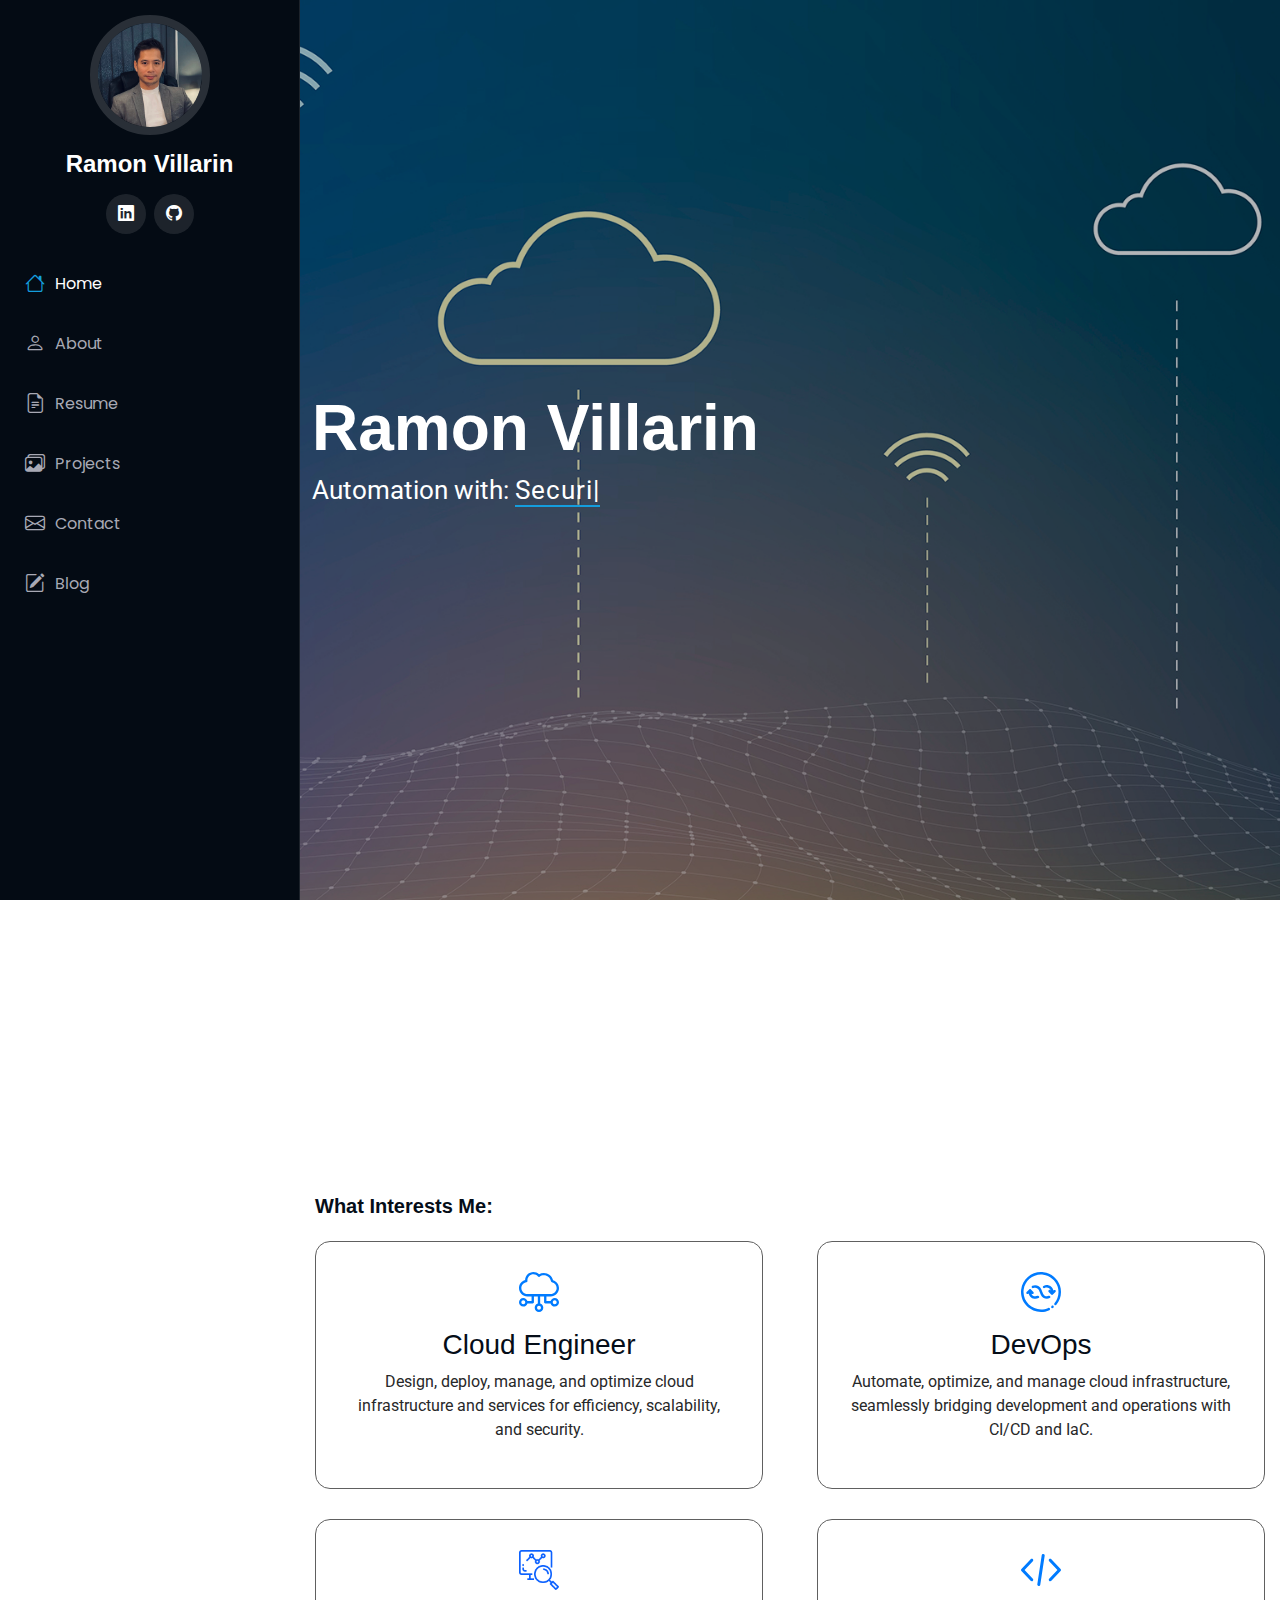
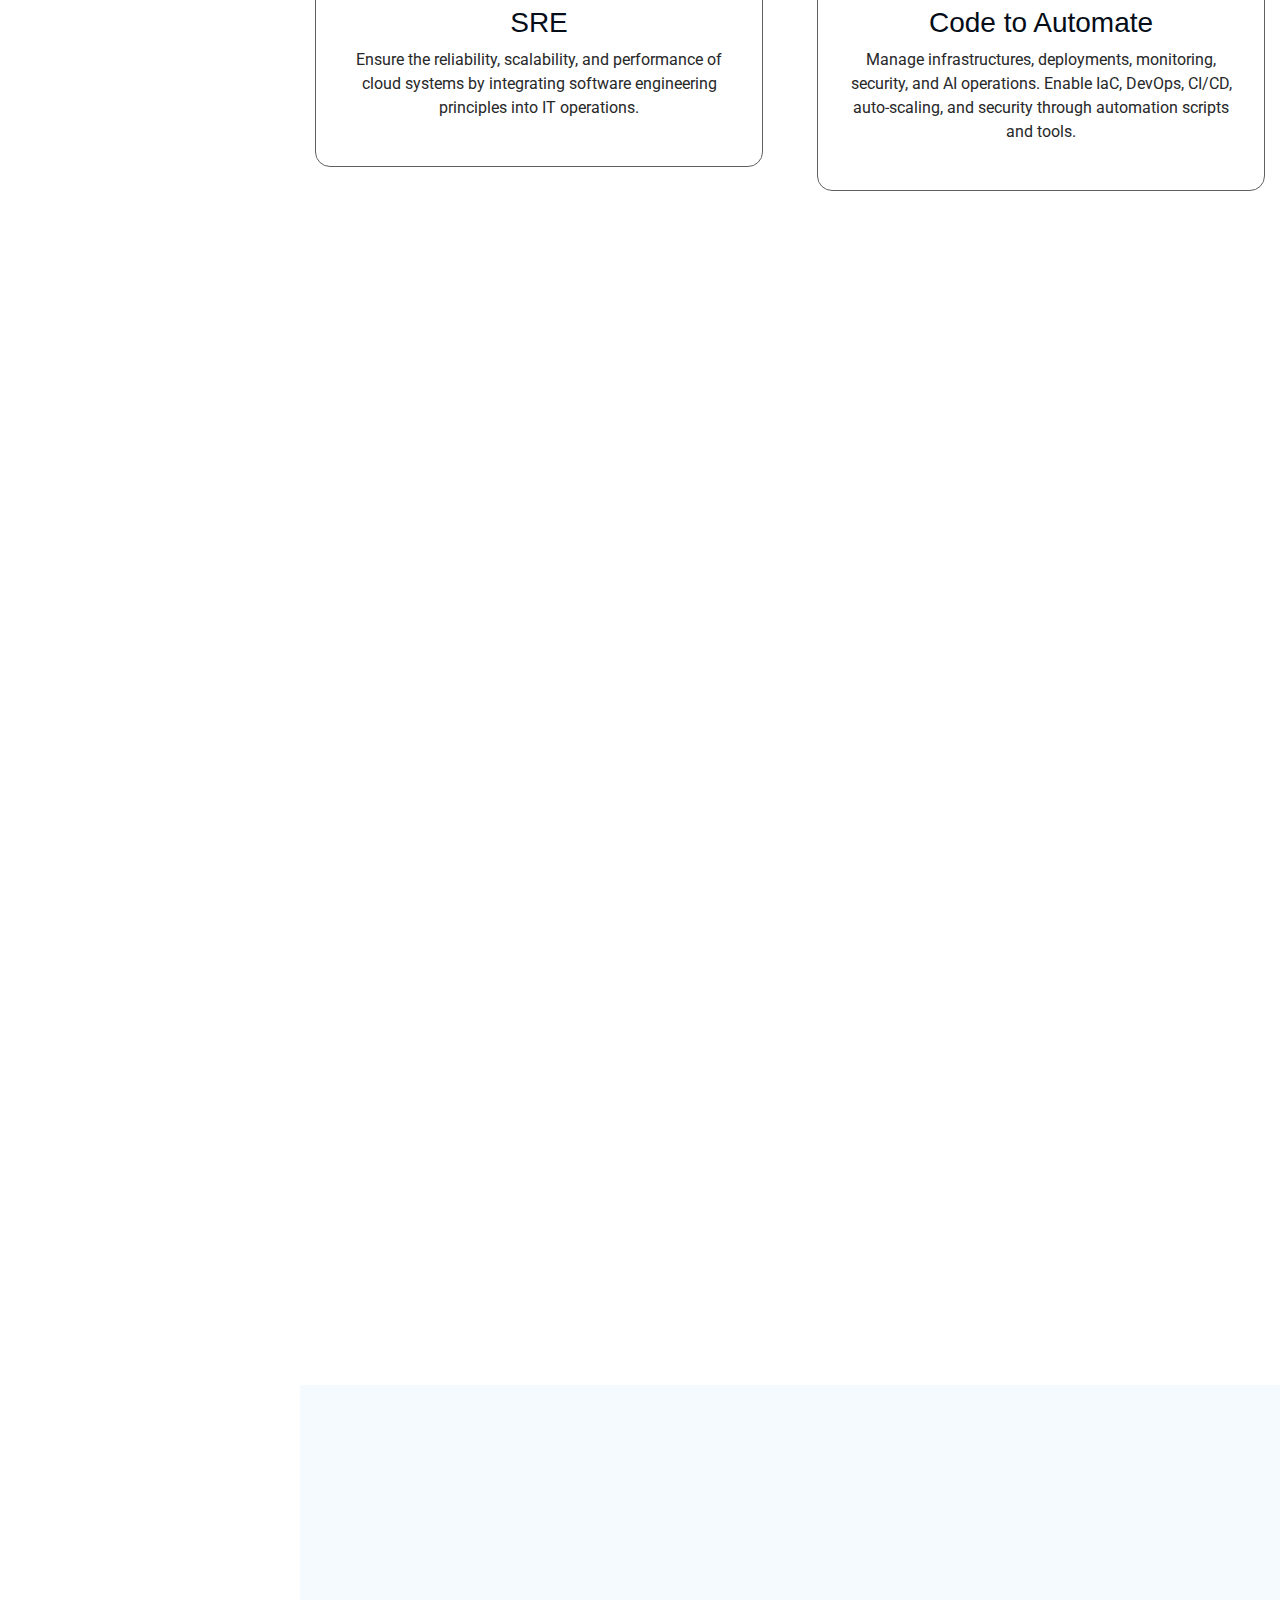
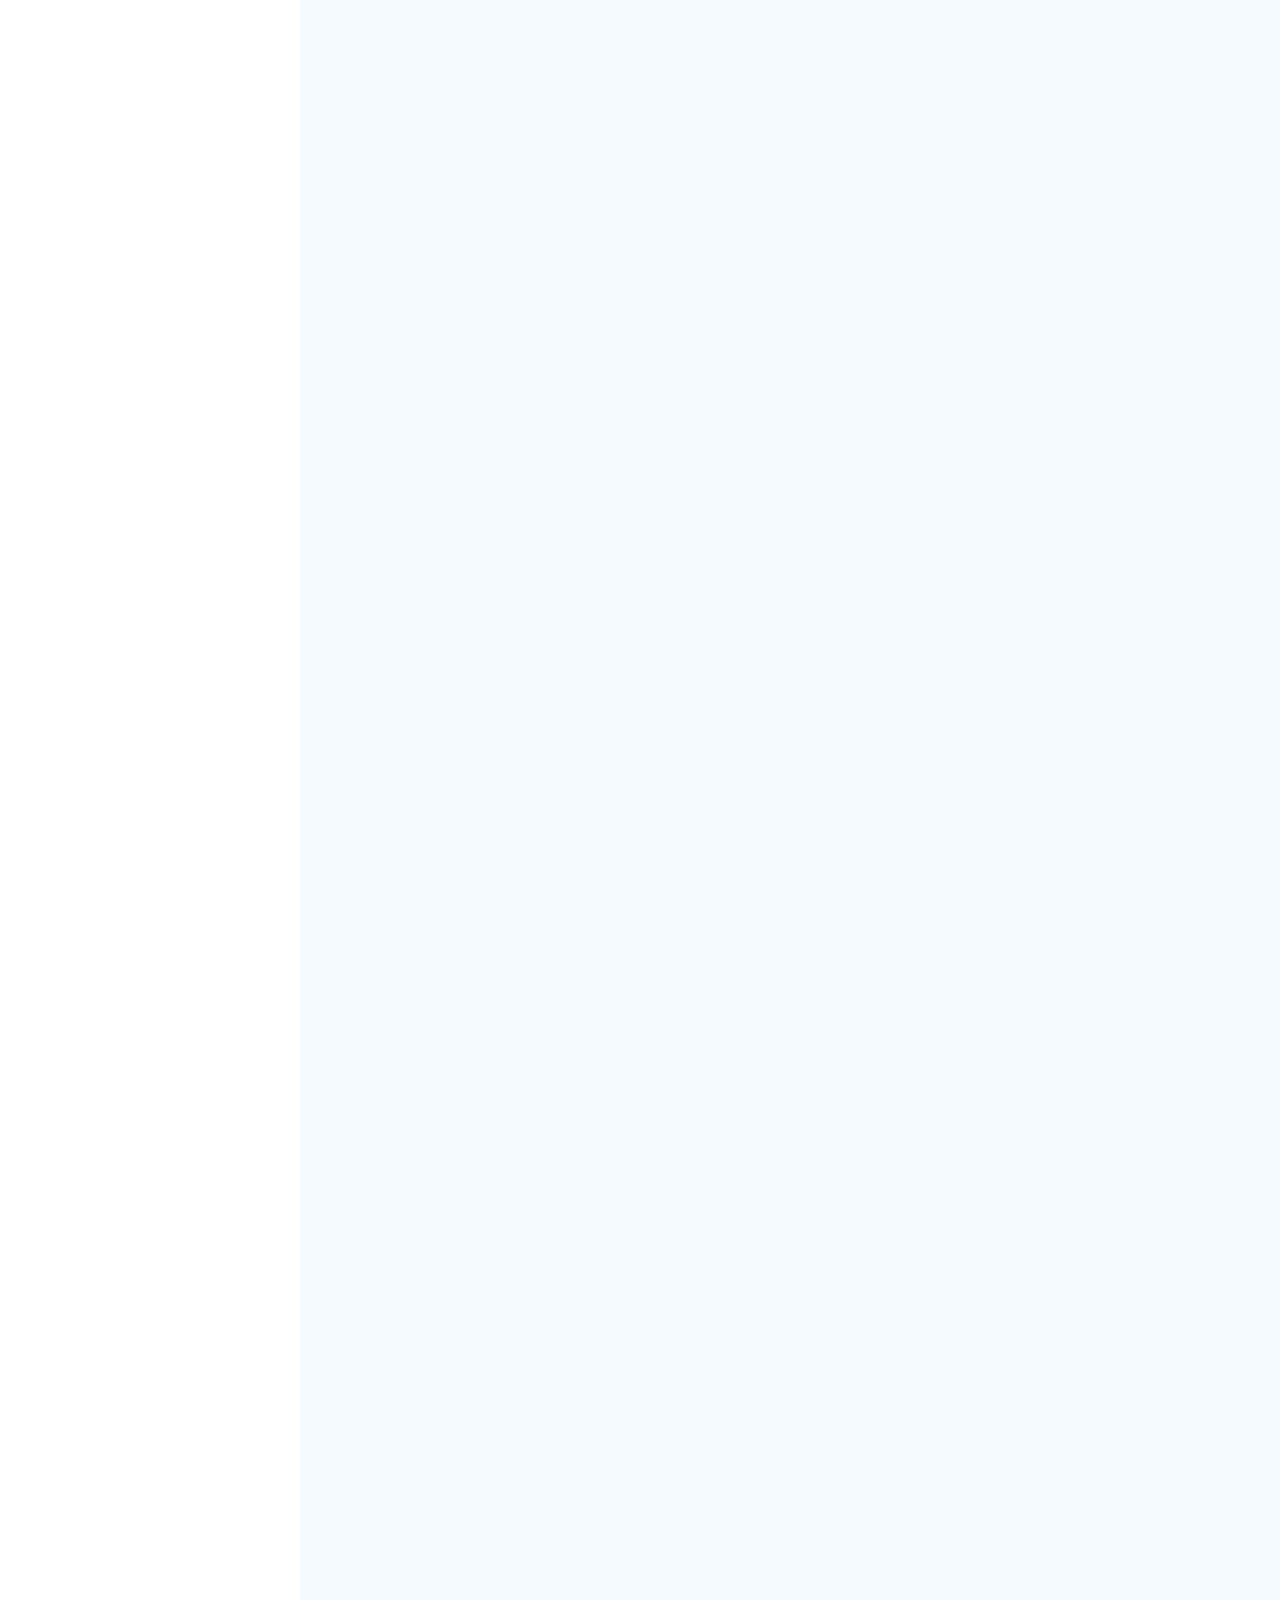
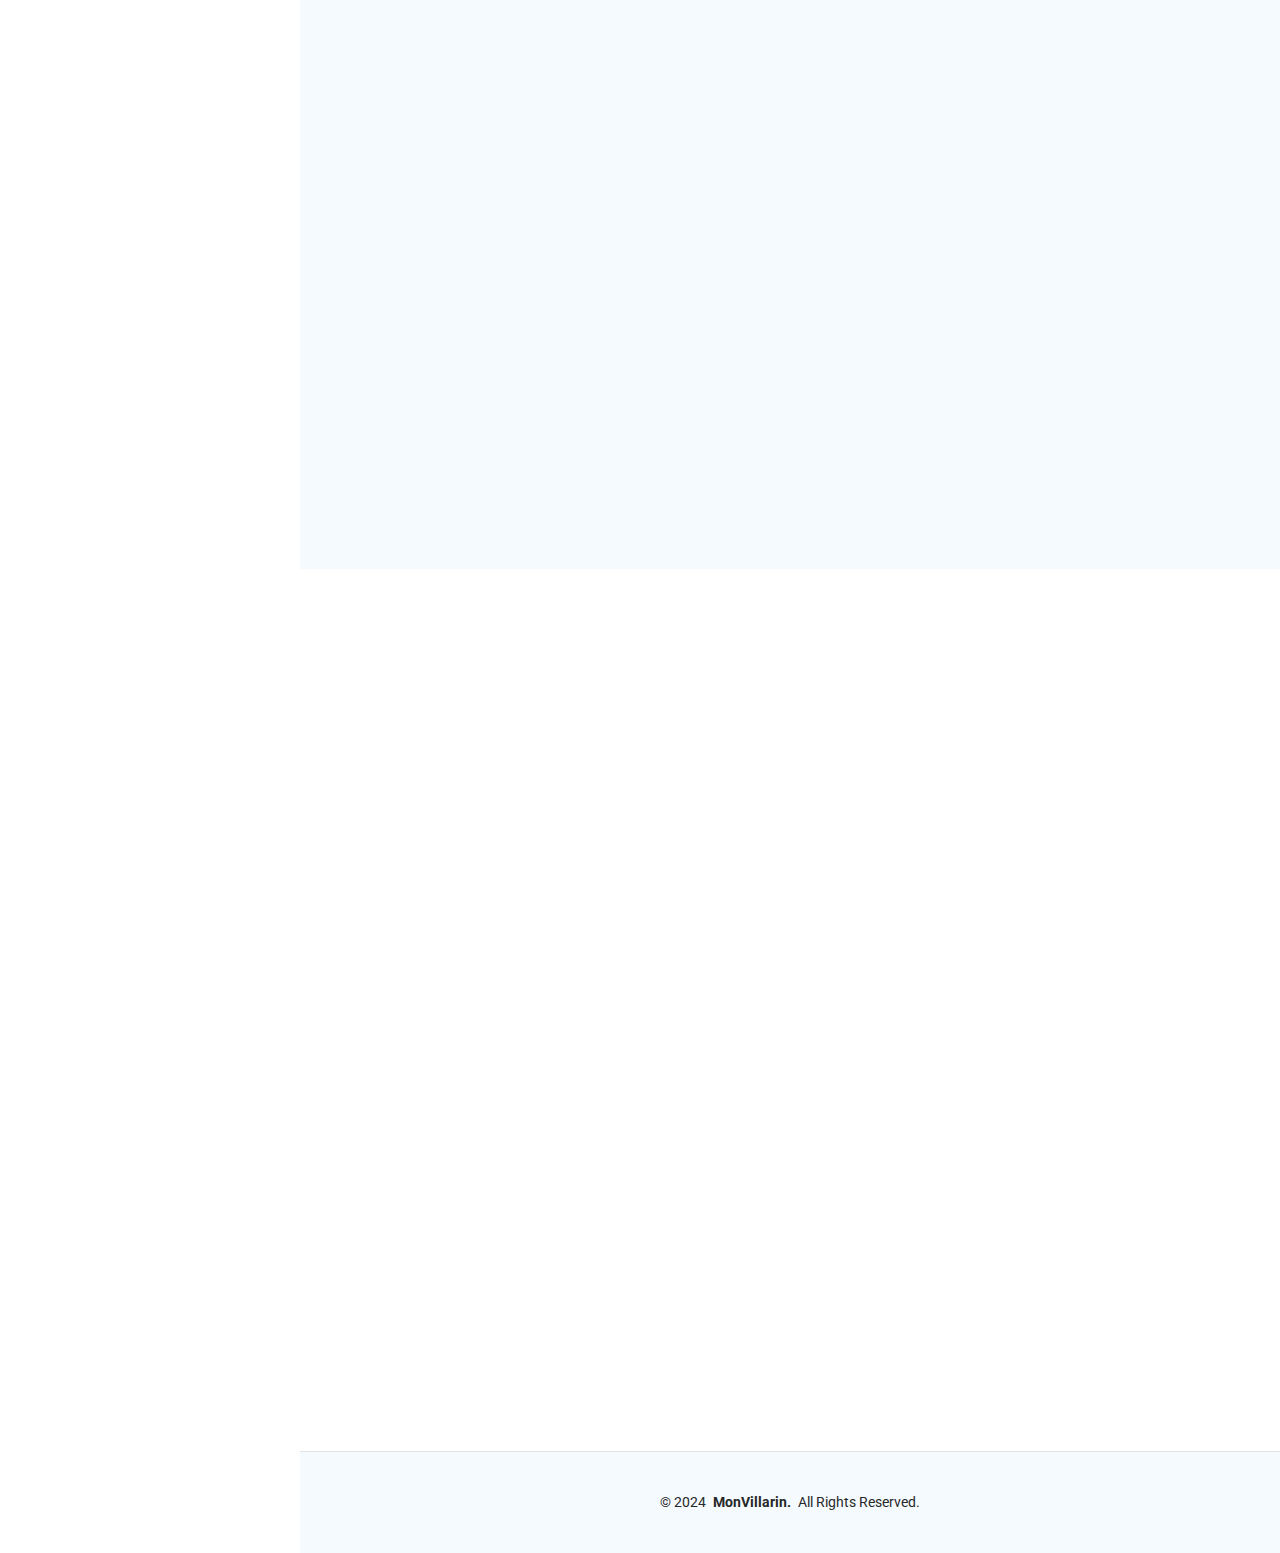
<file: Chunk1/site/index.html>
<!DOCTYPE html>
<html lang="en">
<head>
  <meta charset="utf-8">
  <meta content="width=device-width, initial-scale=1.0" name="viewport">
  <title>Ramon Villarin | Devops - SRE - Cloud Engineer </title>
  <meta name="description" content="A passionate and aspiring DevOps, SRE, and Cloud Engineer with strong expertise in infrastructure provisioning, automation, and monitoring.">
  <meta name="keywords" content="cloud engineering, devops, cloud sre, cicd pipeline, infrastructure as code, kubernetes, aws">

  <!-- Favicons -->
  <link href="assets/img/favicon.png" rel="icon">
  <link href="assets/img/apple-touch-icon.png" rel="apple-touch-icon">

  <!-- Fonts -->
  <link href="https://fonts.googleapis.com" rel="preconnect">
  <link href="https://fonts.gstatic.com" rel="preconnect" crossorigin>
  <link href="https://fonts.googleapis.com/css2?family=Roboto:ital,wght@0,100;0,300;0,400;0,500;0,700;0,900;1,100;1,300;1,400;1,500;1,700;1,900&family=Poppins:ital,wght@0,100;0,200;0,300;0,400;0,500;0,600;0,700;0,800;0,900;1,100;1,200;1,300;1,400;1,500;1,600;1,700;1,800;1,900&display=swap" rel="stylesheet">

  <!-- Vendor CSS Files -->
  <link href="assets/vendor/bootstrap/css/bootstrap.min.css" rel="stylesheet">
  <link href="assets/vendor/bootstrap-icons/bootstrap-icons.css" rel="stylesheet">
  <link href="assets/vendor/aos/aos.css" rel="stylesheet">
  <link href="assets/vendor/glightbox/css/glightbox.min.css" rel="stylesheet">
  <link href="assets/vendor/swiper/swiper-bundle.min.css" rel="stylesheet">

  <!-- Main CSS File -->
  <link href="assets/css/main.css" rel="stylesheet">

  <!-- =======================================================
  * Template Name: iPortfolio
  * Template URL: https://bootstrapmade.com/iportfolio-bootstrap-portfolio-websites-template/
  * Updated: Jun 29 2024 with Bootstrap v5.3.3
  * Author: BootstrapMade.com
  * License: https://bootstrapmade.com/license/
  ======================================================== -->
</head>

<body class="index-page">

  <header id="header" class="header dark-background d-flex flex-column">
    <i class="header-toggle d-xl-none bi bi-list"></i>

    <div class="profile-img">
      <img src="assets/img/1x1.jpg" alt="" class="img-fluid rounded-circle">
    </div>

    <a href="index.html" class="logo d-flex align-items-center justify-content-center">
      <!-- Uncomment the line below if you also wish to use an image logo -->
      <!-- <img src="assets/img/logo.png" alt=""> -->
      <h1 class="sitename">Ramon Villarin</h1>
    </a>

    <div class="social-links text-center">
      <a href="https://www.linkedin.com/in/ramon-tito-villarin-28272426b/" target="_blank" class="linkedin"><i class="bi bi-linkedin"></i></a>
      <a href="https://github.com/kurokood" target="_blank" class="github"><i class="bi bi-github"></i></a>  
    </div>

    <nav id="navmenu" class="navmenu">
      <ul>
        <li><a href="#home" class="active"><i class="bi bi-house navicon"></i>Home</a></li>
        <li><a href="#about"><i class="bi bi-person navicon"></i> About</a></li>
        <li><a href="#resume"><i class="bi bi-file-earmark-text navicon"></i> Resume</a></li>
        <li><a href="#projects"><i class="bi bi-images navicon"></i> Projects</a></li>        
        <li><a href="#contact"><i class="bi bi-envelope navicon"></i> Contact</a></li>
        <li><a href="https://blog.monvillarin.com"><i class="bi bi-pencil-square navicon"></i>Blog</a></li>
      </ul>
    </nav>

  </header>

  <main class="main">

    <!-- Hero Section -->
    <section id="home" class="hero section dark-background">

      <img src="assets/img/profile-bg3.jpg" alt="" data-aos="fade-in" class="">

      <div class="container" data-aos="fade-up" data-aos-delay="100">
        <h2>Ramon Villarin</h2>
        <p>Automation with: <span class="typed" data-typed-items="Security, CI/CD, IaC"></span><span class="typed-cursor typed-cursor--blink" aria-hidden="true"></span><span class="typed-cursor typed-cursor--blink" aria-hidden="true"></span></p>
      </div>

    </section><!-- /Hero Section -->

    <!-- About Section -->
    <section id="about" class="about section">

      <!-- Section Title -->
      <div class="container section-title" data-aos="fade-up">
        <h2>About</h2>
        <p>Passionate about cloud computing technologies, I specialize in building scalable, secure, and automated cloud solutions. With a strong focus on DevOps, SRE, and infrastructure automation, I thrive on optimizing performance, reliability, and efficiency in cloud environments. Constantly learning and exploring new technologies, I am dedicated to delivering innovative and resilient cloud architectures.</p>
      </div><!-- End Section Title -->
      <div style="padding-left: 15px;"><h5><b>What Interests Me:</b></h5></div>
      <div class="row">
        <div class="col-12 col-lg-6">
          <div class="case-item">
            <img src="assets/img/about/cloud_computing.svg" alt="cloud computing" width="40" height="40">
            <div class="mt-3">
              <h3 class="title title--h4">Cloud Engineer</h3>
              <p class="case-item__caption">Design, deploy, manage, and optimize cloud infrastructure and services for efficiency, scalability, and security.</p>
            </div>        
          </div>
        </div>
        <div class="col-12 col-lg-6">
          <div class="case-item">
            <img src="assets/img/about/devops.svg" alt="devops" width="40" height="40">
            <div class="mt-3">
              <h3 class="title title--h4">DevOps</h3>
              <p class="case-item__caption">Automate, optimize, and manage cloud infrastructure, seamlessly bridging development and operations with CI/CD and IaC.</p>
            </div>
          </div>        
        </div>
        <div class="col-12 col-lg-6">
          <div class="case-item">
            <img src="assets/img/about/sre.png" alt="sre" width="40" height="40">
            <div class="mt-3">
              <h3 class="title title--h4">SRE</h3>
              <p class="case-item__caption">Ensure the reliability, scalability, and performance of cloud systems by integrating software engineering principles into IT operations.</p>
            </div>
          </div>        
        </div>
        <div class="col-12 col-lg-6">
          <div class="case-item">
            <img src="assets/img/about/automation.svg" alt="automation" width="40" height="40">
            <div class="mt-3">
              <h3 class="title title--h4">Code to Automate</h3>
              <p class="case-item__caption">Manage infrastructures, deployments, monitoring, security, and AI operations. Enable IaC, DevOps, CI/CD, auto-scaling, and security through automation scripts and tools.</p>
            </div>
          </div>        
        </div>      
      </div>

    </section><!-- /About Section -->

    <!-- Resume Section -->
    <section id="resume" class="resume section">

      <!-- Section Title -->
      <div class="container section-title" data-aos="fade-up">
        <h2>Resume</h2>
        <p>Magnam dolores commodi suscipit. Necessitatibus eius consequatur ex aliquid fuga eum quidem. Sit sint consectetur velit. Quisquam quos quisquam cupiditate. Et nemo qui impedit suscipit alias ea. Quia fugiat sit in iste officiis commodi quidem hic quas.</p>
      </div><!-- End Section Title -->

      <div class="container">

        <div class="row">

          <div class="col-lg-6" data-aos="fade-up" data-aos-delay="100">
            <h3 class="resume-title">Sumarry</h3>

            <div class="resume-item pb-0">
              <h4>Brandon Johnson</h4>
              <p><em>Innovative and deadline-driven Graphic Designer with 3+ years of experience designing and developing user-centered digital/print marketing material from initial concept to final, polished deliverable.</em></p>
              <ul>
                <li>Portland par 127,Orlando, FL</li>
                <li>(123) 456-7891</li>
                <li>alice.barkley@example.com</li>
              </ul>
            </div><!-- Edn Resume Item -->

            <h3 class="resume-title">Education</h3>
            <div class="resume-item">
              <h4>Master of Fine Arts &amp; Graphic Design</h4>
              <h5>2015 - 2016</h5>
              <p><em>Rochester Institute of Technology, Rochester, NY</em></p>
              <p>Qui deserunt veniam. Et sed aliquam labore tempore sed quisquam iusto autem sit. Ea vero voluptatum qui ut dignissimos deleniti nerada porti sand markend</p>
            </div><!-- Edn Resume Item -->

            <div class="resume-item">
              <h4>Bachelor of Fine Arts &amp; Graphic Design</h4>
              <h5>2010 - 2014</h5>
              <p><em>Rochester Institute of Technology, Rochester, NY</em></p>
              <p>Quia nobis sequi est occaecati aut. Repudiandae et iusto quae reiciendis et quis Eius vel ratione eius unde vitae rerum voluptates asperiores voluptatem Earum molestiae consequatur neque etlon sader mart dila</p>
            </div><!-- Edn Resume Item -->

          </div>

          <div class="col-lg-6" data-aos="fade-up" data-aos-delay="200">
            <h3 class="resume-title">Professional Experience</h3>
            <div class="resume-item">
              <h4>Senior graphic design specialist</h4>
              <h5>2019 - Present</h5>
              <p><em>Experion, New York, NY </em></p>
              <ul>
                <li>Lead in the design, development, and implementation of the graphic, layout, and production communication materials</li>
                <li>Delegate tasks to the 7 members of the design team and provide counsel on all aspects of the project. </li>
                <li>Supervise the assessment of all graphic materials in order to ensure quality and accuracy of the design</li>
                <li>Oversee the efficient use of production project budgets ranging from $2,000 - $25,000</li>
              </ul>
            </div><!-- Edn Resume Item -->

            <div class="resume-item">
              <h4>Graphic design specialist</h4>
              <h5>2017 - 2018</h5>
              <p><em>Stepping Stone Advertising, New York, NY</em></p>
              <ul>
                <li>Developed numerous marketing programs (logos, brochures,infographics, presentations, and advertisements).</li>
                <li>Managed up to 5 projects or tasks at a given time while under pressure</li>
                <li>Recommended and consulted with clients on the most appropriate graphic design</li>
                <li>Created 4+ design presentations and proposals a month for clients and account managers</li>
              </ul>
            </div><!-- Edn Resume Item -->

          </div>

        </div>

      </div>

    </section><!-- /Resume Section -->

    <!-- Skills Section -->
    <section id="skills" class="skills section light-background">

      <!-- Section Title -->
      <div class="container section-title" data-aos="fade-up">
        <h2>Skills</h2>
        <p>Skills that brings cloud automation efficient and scalable.</p>
      </div><!-- End Section Title -->

      <div class="container" data-aos="fade-up" data-aos-delay="100">

        <div class="row skills-content skills-animation">

          <div class="col-lg-6">

            <div class="progress">
              <span class="skill"><span>Python</span> <i class="val">38%</i></span>
              <div class="progress-bar-wrap">
                <div class="progress-bar" role="progressbar" aria-valuenow="38" aria-valuemin="0" aria-valuemax="100"></div>
              </div>
            </div><!-- End Skills Item -->

            <div class="progress">
              <span class="skill"><span>Github Actions (CI/CD)</span> <i class="val">47%</i></span>
              <div class="progress-bar-wrap">
                <div class="progress-bar" role="progressbar" aria-valuenow="47" aria-valuemin="0" aria-valuemax="100"></div>
              </div>
            </div><!-- End Skills Item -->

            <div class="progress">
              <span class="skill"><span>Terraform (IaC)</span> <i class="val">45%</i></span>
              <div class="progress-bar-wrap">
                <div class="progress-bar" role="progressbar" aria-valuenow="45" aria-valuemin="0" aria-valuemax="100"></div>
              </div>
            </div><!-- End Skills Item -->

          </div>

          <div class="col-lg-6">

            <div class="progress">
              <span class="skill"><span>Bash CLI</span> <i class="val">68%</i></span>
              <div class="progress-bar-wrap">
                <div class="progress-bar" role="progressbar" aria-valuenow="68" aria-valuemin="0" aria-valuemax="100"></div>
              </div>
            </div><!-- End Skills Item -->

            <div class="progress">
              <span class="skill"><span>PowerShell</span> <i class="val">39%</i></span>
              <div class="progress-bar-wrap">
                <div class="progress-bar" role="progressbar" aria-valuenow="39" aria-valuemin="0" aria-valuemax="100"></div>
              </div>
            </div><!-- End Skills Item -->

          </div>

        </div>

      </div>

    </section><!-- /Skills Section -->

    <!-- Projects Section -->
    <section id="projects" class="projects section light-background">

      <!-- Section Title -->
      <div class="container section-title" data-aos="fade-up">
        <h2>Projects</h2>
        <p>Magnam dolores commodi suscipit. Necessitatibus eius consequatur ex aliquid fuga eum quidem. Sit sint consectetur velit. Quisquam quos quisquam cupiditate. Et nemo qui impedit suscipit alias ea. Quia fugiat sit in iste officiis commodi quidem hic quas.</p>
      </div><!-- End Section Title -->

      <div class="container">

        <div class="isotope-layout" data-default-filter="*" data-layout="masonry" data-sort="original-order">

          <ul class="projects-filters isotope-filters" data-aos="fade-up" data-aos-delay="100">
            <li data-filter="*" class="filter-active">All</li>
            <li data-filter=".filter-app">App</li>
            <li data-filter=".filter-product">Product</li>
            <li data-filter=".filter-branding">Branding</li>
            <li data-filter=".filter-books">Books</li>
          </ul><!-- End Projects Filters -->

          <div class="row gy-4 isotope-container" data-aos="fade-up" data-aos-delay="200">

            <div class="col-lg-4 col-md-6 projects-item isotope-item filter-app">
              <div class="projects-content h-100">
                <img src="assets/img/portfolio/app-1.jpg" class="img-fluid" alt="">
                <div class="projects-info">
                  <h4>App 1</h4>
                  <p>Lorem ipsum, dolor sit amet consectetur</p>
                  <a href="assets/img/portfolio/app-1.jpg" title="App 1" data-gallery="portfolio-gallery-app" class="glightbox preview-link"><i class="bi bi-zoom-in"></i></a>
                  <a href="portfolio-details.html" title="More Details" class="details-link"><i class="bi bi-link-45deg"></i></a>
                </div>
              </div>
            </div><!-- End Portfolio Item -->

            <div class="col-lg-4 col-md-6 portfolio-item isotope-item filter-product">
              <div class="portfolio-content h-100">
                <img src="assets/img/portfolio/product-1.jpg" class="img-fluid" alt="">
                <div class="portfolio-info">
                  <h4>Product 1</h4>
                  <p>Lorem ipsum, dolor sit amet consectetur</p>
                  <a href="assets/img/portfolio/product-1.jpg" title="Product 1" data-gallery="portfolio-gallery-product" class="glightbox preview-link"><i class="bi bi-zoom-in"></i></a>
                  <a href="portfolio-details.html" title="More Details" class="details-link"><i class="bi bi-link-45deg"></i></a>
                </div>
              </div>
            </div><!-- End Portfolio Item -->

            <div class="col-lg-4 col-md-6 portfolio-item isotope-item filter-branding">
              <div class="portfolio-content h-100">
                <img src="assets/img/portfolio/branding-1.jpg" class="img-fluid" alt="">
                <div class="portfolio-info">
                  <h4>Branding 1</h4>
                  <p>Lorem ipsum, dolor sit amet consectetur</p>
                  <a href="assets/img/portfolio/branding-1.jpg" title="Branding 1" data-gallery="portfolio-gallery-branding" class="glightbox preview-link"><i class="bi bi-zoom-in"></i></a>
                  <a href="portfolio-details.html" title="More Details" class="details-link"><i class="bi bi-link-45deg"></i></a>
                </div>
              </div>
            </div><!-- End Portfolio Item -->

            <div class="col-lg-4 col-md-6 portfolio-item isotope-item filter-books">
              <div class="portfolio-content h-100">
                <img src="assets/img/portfolio/books-1.jpg" class="img-fluid" alt="">
                <div class="portfolio-info">
                  <h4>Books 1</h4>
                  <p>Lorem ipsum, dolor sit amet consectetur</p>
                  <a href="assets/img/portfolio/books-1.jpg" title="Branding 1" data-gallery="portfolio-gallery-book" class="glightbox preview-link"><i class="bi bi-zoom-in"></i></a>
                  <a href="portfolio-details.html" title="More Details" class="details-link"><i class="bi bi-link-45deg"></i></a>
                </div>
              </div>
            </div><!-- End Portfolio Item -->

            <div class="col-lg-4 col-md-6 portfolio-item isotope-item filter-app">
              <div class="portfolio-content h-100">
                <img src="assets/img/portfolio/app-2.jpg" class="img-fluid" alt="">
                <div class="portfolio-info">
                  <h4>App 2</h4>
                  <p>Lorem ipsum, dolor sit amet consectetur</p>
                  <a href="assets/img/portfolio/app-2.jpg" title="App 2" data-gallery="portfolio-gallery-app" class="glightbox preview-link"><i class="bi bi-zoom-in"></i></a>
                  <a href="portfolio-details.html" title="More Details" class="details-link"><i class="bi bi-link-45deg"></i></a>
                </div>
              </div>
            </div><!-- End Portfolio Item -->

            <div class="col-lg-4 col-md-6 portfolio-item isotope-item filter-product">
              <div class="portfolio-content h-100">
                <img src="assets/img/portfolio/product-2.jpg" class="img-fluid" alt="">
                <div class="portfolio-info">
                  <h4>Product 2</h4>
                  <p>Lorem ipsum, dolor sit amet consectetur</p>
                  <a href="assets/img/portfolio/product-2.jpg" title="Product 2" data-gallery="portfolio-gallery-product" class="glightbox preview-link"><i class="bi bi-zoom-in"></i></a>
                  <a href="portfolio-details.html" title="More Details" class="details-link"><i class="bi bi-link-45deg"></i></a>
                </div>
              </div>
            </div><!-- End Portfolio Item -->

            <div class="col-lg-4 col-md-6 portfolio-item isotope-item filter-branding">
              <div class="portfolio-content h-100">
                <img src="assets/img/portfolio/branding-2.jpg" class="img-fluid" alt="">
                <div class="portfolio-info">
                  <h4>Branding 2</h4>
                  <p>Lorem ipsum, dolor sit amet consectetur</p>
                  <a href="assets/img/portfolio/branding-2.jpg" title="Branding 2" data-gallery="portfolio-gallery-branding" class="glightbox preview-link"><i class="bi bi-zoom-in"></i></a>
                  <a href="portfolio-details.html" title="More Details" class="details-link"><i class="bi bi-link-45deg"></i></a>
                </div>
              </div>
            </div><!-- End Portfolio Item -->

            <div class="col-lg-4 col-md-6 portfolio-item isotope-item filter-books">
              <div class="portfolio-content h-100">
                <img src="assets/img/portfolio/books-2.jpg" class="img-fluid" alt="">
                <div class="portfolio-info">
                  <h4>Books 2</h4>
                  <p>Lorem ipsum, dolor sit amet consectetur</p>
                  <a href="assets/img/portfolio/books-2.jpg" title="Branding 2" data-gallery="portfolio-gallery-book" class="glightbox preview-link"><i class="bi bi-zoom-in"></i></a>
                  <a href="portfolio-details.html" title="More Details" class="details-link"><i class="bi bi-link-45deg"></i></a>
                </div>
              </div>
            </div><!-- End Portfolio Item -->

            <div class="col-lg-4 col-md-6 portfolio-item isotope-item filter-app">
              <div class="portfolio-content h-100">
                <img src="assets/img/portfolio/app-3.jpg" class="img-fluid" alt="">
                <div class="portfolio-info">
                  <h4>App 3</h4>
                  <p>Lorem ipsum, dolor sit amet consectetur</p>
                  <a href="assets/img/portfolio/app-3.jpg" title="App 3" data-gallery="portfolio-gallery-app" class="glightbox preview-link"><i class="bi bi-zoom-in"></i></a>
                  <a href="portfolio-details.html" title="More Details" class="details-link"><i class="bi bi-link-45deg"></i></a>
                </div>
              </div>
            </div><!-- End Portfolio Item -->

            <div class="col-lg-4 col-md-6 portfolio-item isotope-item filter-product">
              <div class="portfolio-content h-100">
                <img src="assets/img/portfolio/product-3.jpg" class="img-fluid" alt="">
                <div class="portfolio-info">
                  <h4>Product 3</h4>
                  <p>Lorem ipsum, dolor sit amet consectetur</p>
                  <a href="assets/img/portfolio/product-3.jpg" title="Product 3" data-gallery="portfolio-gallery-product" class="glightbox preview-link"><i class="bi bi-zoom-in"></i></a>
                  <a href="portfolio-details.html" title="More Details" class="details-link"><i class="bi bi-link-45deg"></i></a>
                </div>
              </div>
            </div><!-- End Portfolio Item -->

            <div class="col-lg-4 col-md-6 portfolio-item isotope-item filter-branding">
              <div class="portfolio-content h-100">
                <img src="assets/img/portfolio/branding-3.jpg" class="img-fluid" alt="">
                <div class="portfolio-info">
                  <h4>Branding 3</h4>
                  <p>Lorem ipsum, dolor sit amet consectetur</p>
                  <a href="assets/img/portfolio/branding-3.jpg" title="Branding 2" data-gallery="portfolio-gallery-branding" class="glightbox preview-link"><i class="bi bi-zoom-in"></i></a>
                  <a href="portfolio-details.html" title="More Details" class="details-link"><i class="bi bi-link-45deg"></i></a>
                </div>
              </div>
            </div><!-- End Portfolio Item -->

            <div class="col-lg-4 col-md-6 portfolio-item isotope-item filter-books">
              <div class="portfolio-content h-100">
                <img src="assets/img/portfolio/books-3.jpg" class="img-fluid" alt="">
                <div class="portfolio-info">
                  <h4>Books 3</h4>
                  <p>Lorem ipsum, dolor sit amet consectetur</p>
                  <a href="assets/img/portfolio/books-3.jpg" title="Branding 3" data-gallery="portfolio-gallery-book" class="glightbox preview-link"><i class="bi bi-zoom-in"></i></a>
                  <a href="portfolio-details.html" title="More Details" class="details-link"><i class="bi bi-link-45deg"></i></a>
                </div>
              </div>
            </div><!-- End Portfolio Item -->

          </div><!-- End Portfolio Container -->

        </div>

      </div>

    </section><!-- /Portfolio Section -->

    <!-- Contact Section -->
    <section id="contact" class="contact section">

      <!-- Section Title -->
      <div class="container section-title" data-aos="fade-up">
        <h2>Contact</h2>
        <p>Necessitatibus eius consequatur ex aliquid fuga eum quidem sint consectetur velit</p>
      </div><!-- End Section Title -->

      <div class="container" data-aos="fade-up" data-aos-delay="100">

        <div class="row gy-4">

          <div class="col-lg-5">

            <div class="info-wrap">
              <div class="info-item d-flex" data-aos="fade-up" data-aos-delay="200">
                <i class="bi bi-geo-alt flex-shrink-0"></i>
                <div>
                  <h3>Address</h3>
                  <p>A108 Adam Street, New York, NY 535022</p>
                </div>
              </div><!-- End Info Item -->

              <div class="info-item d-flex" data-aos="fade-up" data-aos-delay="300">
                <i class="bi bi-telephone flex-shrink-0"></i>
                <div>
                  <h3>Call Us</h3>
                  <p>+1 5589 55488 55</p>
                </div>
              </div><!-- End Info Item -->

              <div class="info-item d-flex" data-aos="fade-up" data-aos-delay="400">
                <i class="bi bi-envelope flex-shrink-0"></i>
                <div>
                  <h3>Email Us</h3>
                  <p>info@example.com</p>
                </div>
              </div><!-- End Info Item -->

              <iframe src="https://www.google.com/maps/embed?pb=!1m14!1m8!1m3!1d48389.78314118045!2d-74.006138!3d40.710059!3m2!1i1024!2i768!4f13.1!3m3!1m2!1s0x89c25a22a3bda30d%3A0xb89d1fe6bc499443!2sDowntown%20Conference%20Center!5e0!3m2!1sen!2sus!4v1676961268712!5m2!1sen!2sus" frameborder="0" style="border:0; width: 100%; height: 270px;" allowfullscreen="" loading="lazy" referrerpolicy="no-referrer-when-downgrade"></iframe>
            </div>
          </div>

          <div class="col-lg-7">
            <form action="forms/contact.php" method="post" class="php-email-form" data-aos="fade-up" data-aos-delay="200">
              <div class="row gy-4">

                <div class="col-md-6">
                  <label for="name-field" class="pb-2">Your Name</label>
                  <input type="text" name="name" id="name-field" class="form-control" required="">
                </div>

                <div class="col-md-6">
                  <label for="email-field" class="pb-2">Your Email</label>
                  <input type="email" class="form-control" name="email" id="email-field" required="">
                </div>

                <div class="col-md-12">
                  <label for="subject-field" class="pb-2">Subject</label>
                  <input type="text" class="form-control" name="subject" id="subject-field" required="">
                </div>

                <div class="col-md-12">
                  <label for="message-field" class="pb-2">Message</label>
                  <textarea class="form-control" name="message" rows="10" id="message-field" required=""></textarea>
                </div>

                <div class="col-md-12 text-center">
                  <div class="loading">Loading</div>
                  <div class="error-message"></div>
                  <div class="sent-message">Your message has been sent. Thank you!</div>

                  <button type="submit">Send Message</button>
                </div>

              </div>
            </form>
          </div><!-- End Contact Form -->

        </div>

      </div>

    </section><!-- /Contact Section -->

  </main>

  <footer id="footer" class="footer position-relative light-background">

    <div class="container">
      <div class="copyright text-center ">
        <p>© <span>2024</span> <strong class="px-1 sitename">MonVillarin.</strong> <span>All Rights Reserved.</span></p>
      </div>
    </div>

  </footer>

  <!-- Scroll Top -->
  <a href="#" id="scroll-top" class="scroll-top d-flex align-items-center justify-content-center"><i class="bi bi-arrow-up-short"></i></a>

  <!-- Preloader -->
  <div id="preloader"></div>

  <!-- Vendor JS Files -->
  <script src="assets/vendor/bootstrap/js/bootstrap.bundle.min.js"></script>
  <script src="assets/vendor/php-email-form/validate.js"></script>
  <script src="assets/vendor/aos/aos.js"></script>
  <script src="assets/vendor/typed.js/typed.umd.js"></script>
  <script src="assets/vendor/purecounter/purecounter_vanilla.js"></script>
  <script src="assets/vendor/waypoints/noframework.waypoints.js"></script>
  <script src="assets/vendor/glightbox/js/glightbox.min.js"></script>
  <script src="assets/vendor/imagesloaded/imagesloaded.pkgd.min.js"></script>
  <script src="assets/vendor/isotope-layout/isotope.pkgd.min.js"></script>
  <script src="assets/vendor/swiper/swiper-bundle.min.js"></script>

  <!-- Main JS File -->
  <script src="assets/js/main.js"></script>

</body>

</html>
</file>
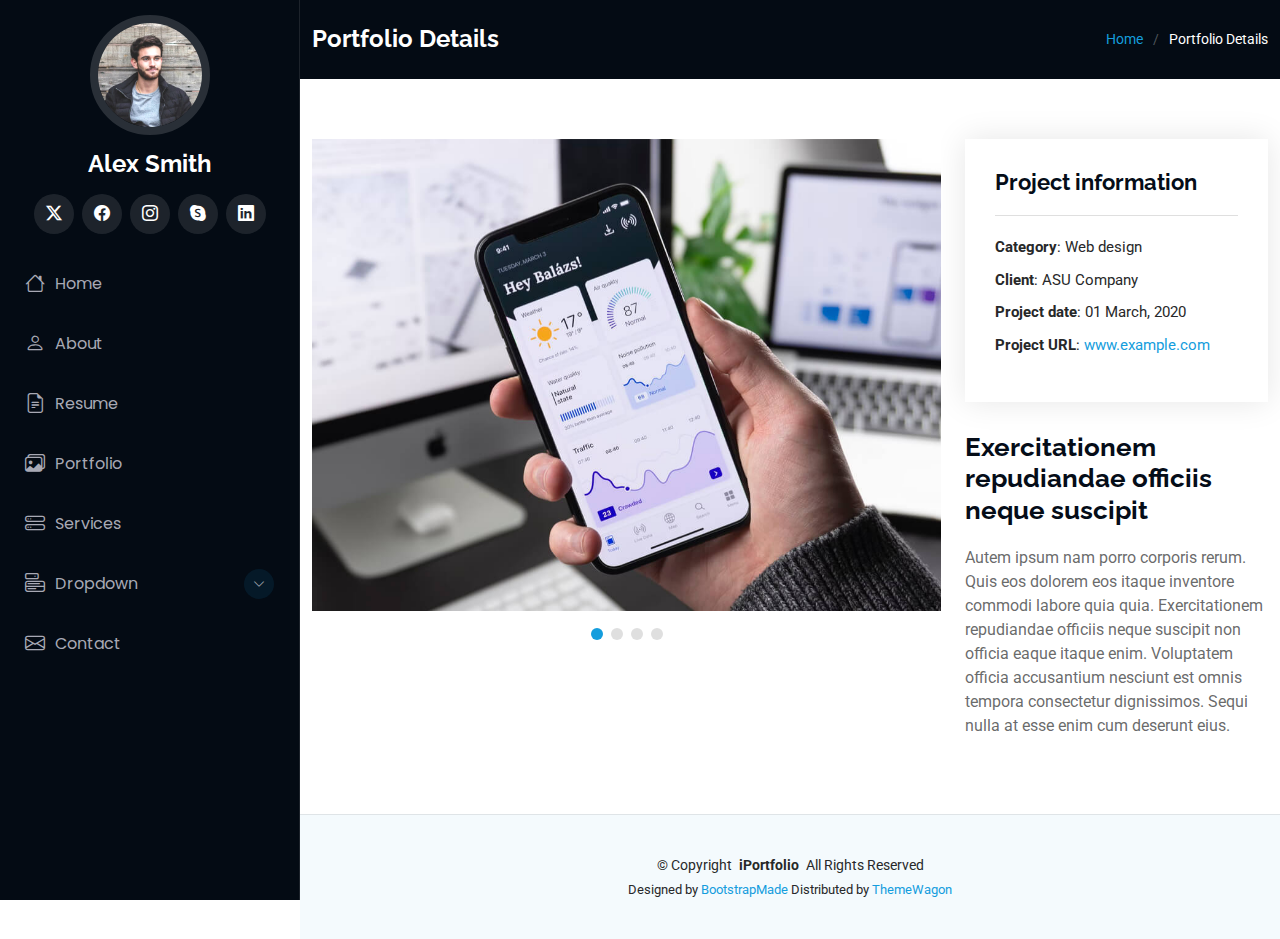
<file: Chunk 1 (Portfolio website)/portfolio-details.html>
<!DOCTYPE html>
<html lang="en">

<head>
  <meta charset="utf-8">
  <meta content="width=device-width, initial-scale=1.0" name="viewport">
  <title>Portfolio Details - iPortfolio Bootstrap Template</title>
  <meta content="" name="description">
  <meta content="" name="keywords">

  <!-- Favicons -->
  <link href="assets/img/favicon.png" rel="icon">
  <link href="assets/img/apple-touch-icon.png" rel="apple-touch-icon">

  <!-- Fonts -->
  <link href="https://fonts.googleapis.com" rel="preconnect">
  <link href="https://fonts.gstatic.com" rel="preconnect" crossorigin>
  <link href="https://fonts.googleapis.com/css2?family=Roboto:ital,wght@0,100;0,300;0,400;0,500;0,700;0,900;1,100;1,300;1,400;1,500;1,700;1,900&family=Poppins:ital,wght@0,100;0,200;0,300;0,400;0,500;0,600;0,700;0,800;0,900;1,100;1,200;1,300;1,400;1,500;1,600;1,700;1,800;1,900&family=Raleway:ital,wght@0,100;0,200;0,300;0,400;0,500;0,600;0,700;0,800;0,900;1,100;1,200;1,300;1,400;1,500;1,600;1,700;1,800;1,900&display=swap" rel="stylesheet">

  <!-- Vendor CSS Files -->
  <link href="assets/vendor/bootstrap/css/bootstrap.min.css" rel="stylesheet">
  <link href="assets/vendor/bootstrap-icons/bootstrap-icons.css" rel="stylesheet">
  <link href="assets/vendor/aos/aos.css" rel="stylesheet">
  <link href="assets/vendor/glightbox/css/glightbox.min.css" rel="stylesheet">
  <link href="assets/vendor/swiper/swiper-bundle.min.css" rel="stylesheet">

  <!-- Main CSS File -->
  <link href="assets/css/main.css" rel="stylesheet">

  <!-- =======================================================
  * Template Name: iPortfolio
  * Template URL: https://bootstrapmade.com/iportfolio-bootstrap-portfolio-websites-template/
  * Updated: Jun 29 2024 with Bootstrap v5.3.3
  * Author: BootstrapMade.com
  * License: https://bootstrapmade.com/license/
  ======================================================== -->
</head>

<body class="portfolio-details-page">

  <header id="header" class="header dark-background d-flex flex-column">
    <i class="header-toggle d-xl-none bi bi-list"></i>

    <div class="profile-img">
      <img src="assets/img/my-profile-img.jpg" alt="" class="img-fluid rounded-circle">
    </div>

    <a href="index.html" class="logo d-flex align-items-center justify-content-center">
      <!-- Uncomment the line below if you also wish to use an image logo -->
      <!-- <img src="assets/img/logo.png" alt=""> -->
      <h1 class="sitename">Alex Smith</h1>
    </a>

    <div class="social-links text-center">
      <a href="#" class="twitter"><i class="bi bi-twitter-x"></i></a>
      <a href="#" class="facebook"><i class="bi bi-facebook"></i></a>
      <a href="#" class="instagram"><i class="bi bi-instagram"></i></a>
      <a href="#" class="google-plus"><i class="bi bi-skype"></i></a>
      <a href="#" class="linkedin"><i class="bi bi-linkedin"></i></a>
    </div>

    <nav id="navmenu" class="navmenu">
      <ul>
        <li><a href="#hero"><i class="bi bi-house navicon"></i>Home</a></li>
        <li><a href="#about"><i class="bi bi-person navicon"></i> About</a></li>
        <li><a href="#resume"><i class="bi bi-file-earmark-text navicon"></i> Resume</a></li>
        <li><a href="#portfolio"><i class="bi bi-images navicon"></i> Portfolio</a></li>
        <li><a href="#services"><i class="bi bi-hdd-stack navicon"></i> Services</a></li>
        <li class="dropdown"><a href="#"><i class="bi bi-menu-button navicon"></i> <span>Dropdown</span> <i class="bi bi-chevron-down toggle-dropdown"></i></a>
          <ul>
            <li><a href="#">Dropdown 1</a></li>
            <li class="dropdown"><a href="#"><span>Deep Dropdown</span> <i class="bi bi-chevron-down toggle-dropdown"></i></a>
              <ul>
                <li><a href="#">Deep Dropdown 1</a></li>
                <li><a href="#">Deep Dropdown 2</a></li>
                <li><a href="#">Deep Dropdown 3</a></li>
                <li><a href="#">Deep Dropdown 4</a></li>
                <li><a href="#">Deep Dropdown 5</a></li>
              </ul>
            </li>
            <li><a href="#">Dropdown 2</a></li>
            <li><a href="#">Dropdown 3</a></li>
            <li><a href="#">Dropdown 4</a></li>
          </ul>
        </li>
        <li><a href="#contact"><i class="bi bi-envelope navicon"></i> Contact</a></li>
      </ul>
    </nav>

  </header>

  <main class="main">

    <!-- Page Title -->
    <div class="page-title dark-background">
      <div class="container d-lg-flex justify-content-between align-items-center">
        <h1 class="mb-2 mb-lg-0">Portfolio Details</h1>
        <nav class="breadcrumbs">
          <ol>
            <li><a href="index.html">Home</a></li>
            <li class="current">Portfolio Details</li>
          </ol>
        </nav>
      </div>
    </div><!-- End Page Title -->

    <!-- Portfolio Details Section -->
    <section id="portfolio-details" class="portfolio-details section">

      <div class="container" data-aos="fade-up" data-aos-delay="100">

        <div class="row gy-4">

          <div class="col-lg-8">
            <div class="portfolio-details-slider swiper init-swiper">

              <script type="application/json" class="swiper-config">
                {
                  "loop": true,
                  "speed": 600,
                  "autoplay": {
                    "delay": 5000
                  },
                  "slidesPerView": "auto",
                  "pagination": {
                    "el": ".swiper-pagination",
                    "type": "bullets",
                    "clickable": true
                  }
                }
              </script>

              <div class="swiper-wrapper align-items-center">

                <div class="swiper-slide">
                  <img src="assets/img/portfolio/app-1.jpg" alt="">
                </div>

                <div class="swiper-slide">
                  <img src="assets/img/portfolio/product-1.jpg" alt="">
                </div>

                <div class="swiper-slide">
                  <img src="assets/img/portfolio/branding-1.jpg" alt="">
                </div>

                <div class="swiper-slide">
                  <img src="assets/img/portfolio/books-1.jpg" alt="">
                </div>

              </div>
              <div class="swiper-pagination"></div>
            </div>
          </div>

          <div class="col-lg-4">
            <div class="portfolio-info" data-aos="fade-up" data-aos-delay="200">
              <h3>Project information</h3>
              <ul>
                <li><strong>Category</strong>: Web design</li>
                <li><strong>Client</strong>: ASU Company</li>
                <li><strong>Project date</strong>: 01 March, 2020</li>
                <li><strong>Project URL</strong>: <a href="#">www.example.com</a></li>
              </ul>
            </div>
            <div class="portfolio-description" data-aos="fade-up" data-aos-delay="300">
              <h2>Exercitationem repudiandae officiis neque suscipit</h2>
              <p>
                Autem ipsum nam porro corporis rerum. Quis eos dolorem eos itaque inventore commodi labore quia quia. Exercitationem repudiandae officiis neque suscipit non officia eaque itaque enim. Voluptatem officia accusantium nesciunt est omnis tempora consectetur dignissimos. Sequi nulla at esse enim cum deserunt eius.
              </p>
            </div>
          </div>

        </div>

      </div>

    </section><!-- /Portfolio Details Section -->

  </main>

  <footer id="footer" class="footer position-relative light-background">

    <div class="container">
      <div class="copyright text-center ">
        <p>© <span>Copyright</span> <strong class="px-1 sitename">iPortfolio</strong> <span>All Rights Reserved</span></p>
      </div>
      <div class="credits">
        <!-- All the links in the footer should remain intact. -->
        <!-- You can delete the links only if you've purchased the pro version. -->
        <!-- Licensing information: https://bootstrapmade.com/license/ -->
        <!-- Purchase the pro version with working PHP/AJAX contact form: [buy-url] -->
        Designed by <a href="https://bootstrapmade.com/">BootstrapMade</a> Distributed by <a href="https://themewagon.com">ThemeWagon</a>
      </div>
    </div>

  </footer>

  <!-- Scroll Top -->
  <a href="#" id="scroll-top" class="scroll-top d-flex align-items-center justify-content-center"><i class="bi bi-arrow-up-short"></i></a>

  <!-- Preloader -->
  <div id="preloader"></div>

  <!-- Vendor JS Files -->
  <script src="assets/vendor/bootstrap/js/bootstrap.bundle.min.js"></script>
  <script src="assets/vendor/php-email-form/validate.js"></script>
  <script src="assets/vendor/aos/aos.js"></script>
  <script src="assets/vendor/typed.js/typed.umd.js"></script>
  <script src="assets/vendor/purecounter/purecounter_vanilla.js"></script>
  <script src="assets/vendor/waypoints/noframework.waypoints.js"></script>
  <script src="assets/vendor/glightbox/js/glightbox.min.js"></script>
  <script src="assets/vendor/imagesloaded/imagesloaded.pkgd.min.js"></script>
  <script src="assets/vendor/isotope-layout/isotope.pkgd.min.js"></script>
  <script src="assets/vendor/swiper/swiper-bundle.min.js"></script>

  <!-- Main JS File -->
  <script src="assets/js/main.js"></script>

</body>

</html>
</file>
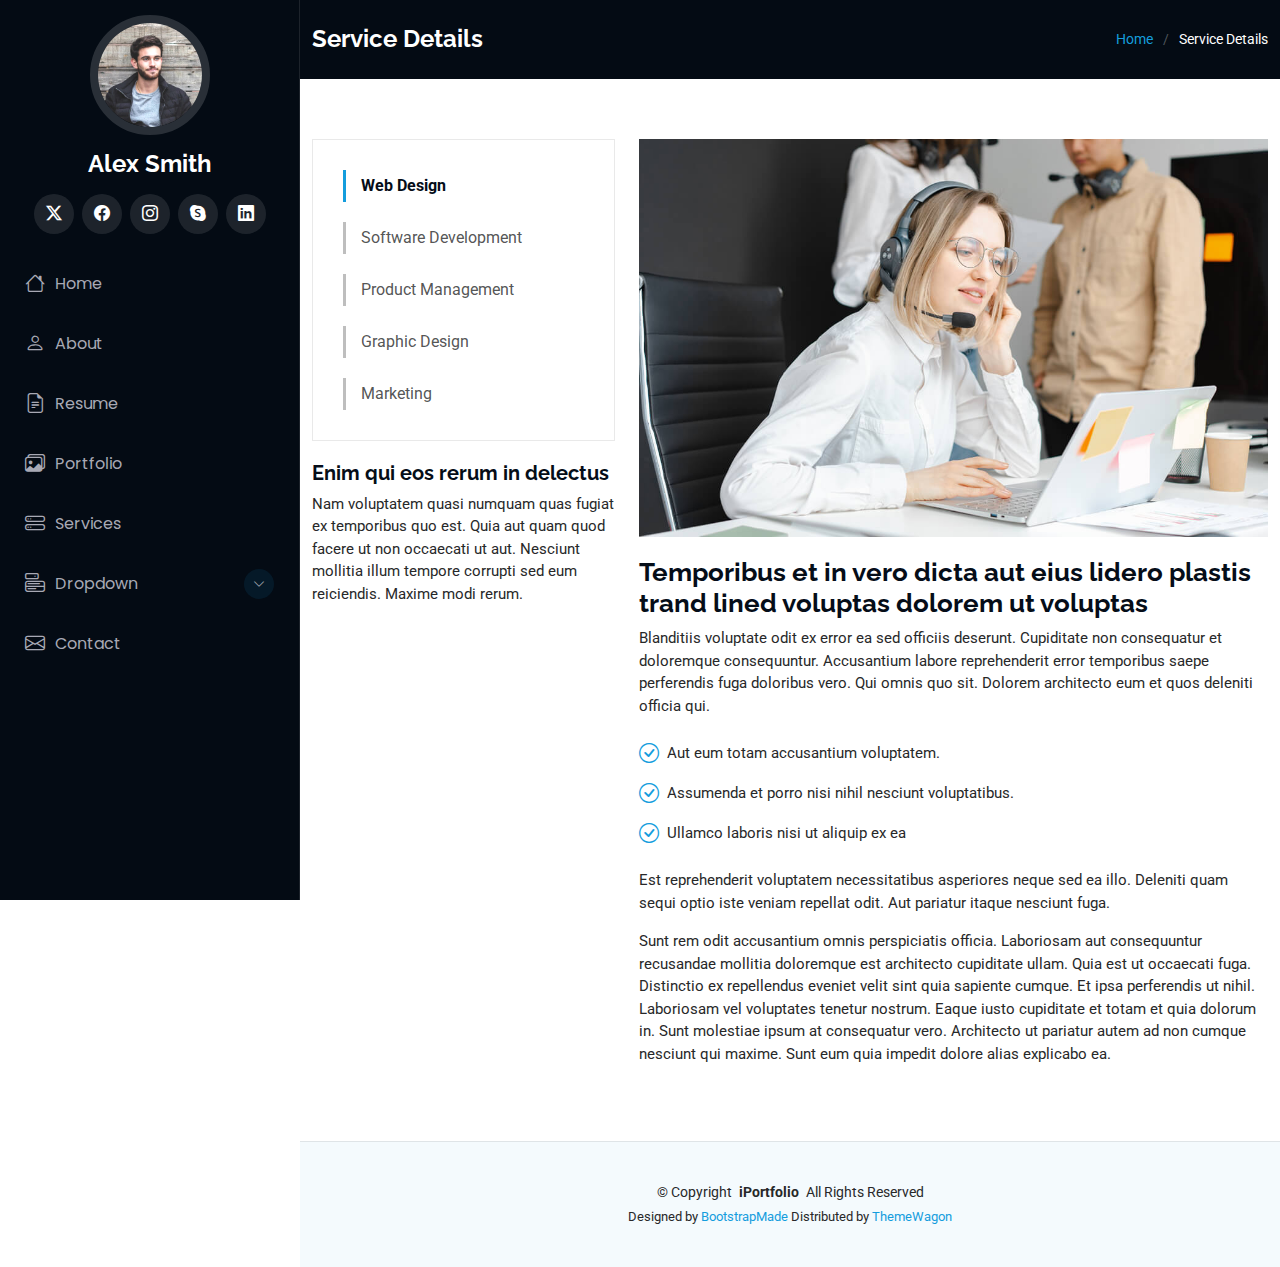
<file: Chunk 1 (Portfolio website)/service-details.html>
<!DOCTYPE html>
<html lang="en">

<head>
  <meta charset="utf-8">
  <meta content="width=device-width, initial-scale=1.0" name="viewport">
  <title>Service Details - iPortfolio Bootstrap Template</title>
  <meta content="" name="description">
  <meta content="" name="keywords">

  <!-- Favicons -->
  <link href="assets/img/favicon.png" rel="icon">
  <link href="assets/img/apple-touch-icon.png" rel="apple-touch-icon">

  <!-- Fonts -->
  <link href="https://fonts.googleapis.com" rel="preconnect">
  <link href="https://fonts.gstatic.com" rel="preconnect" crossorigin>
  <link href="https://fonts.googleapis.com/css2?family=Roboto:ital,wght@0,100;0,300;0,400;0,500;0,700;0,900;1,100;1,300;1,400;1,500;1,700;1,900&family=Poppins:ital,wght@0,100;0,200;0,300;0,400;0,500;0,600;0,700;0,800;0,900;1,100;1,200;1,300;1,400;1,500;1,600;1,700;1,800;1,900&family=Raleway:ital,wght@0,100;0,200;0,300;0,400;0,500;0,600;0,700;0,800;0,900;1,100;1,200;1,300;1,400;1,500;1,600;1,700;1,800;1,900&display=swap" rel="stylesheet">

  <!-- Vendor CSS Files -->
  <link href="assets/vendor/bootstrap/css/bootstrap.min.css" rel="stylesheet">
  <link href="assets/vendor/bootstrap-icons/bootstrap-icons.css" rel="stylesheet">
  <link href="assets/vendor/aos/aos.css" rel="stylesheet">
  <link href="assets/vendor/glightbox/css/glightbox.min.css" rel="stylesheet">
  <link href="assets/vendor/swiper/swiper-bundle.min.css" rel="stylesheet">

  <!-- Main CSS File -->
  <link href="assets/css/main.css" rel="stylesheet">

  <!-- =======================================================
  * Template Name: iPortfolio
  * Template URL: https://bootstrapmade.com/iportfolio-bootstrap-portfolio-websites-template/
  * Updated: Jun 29 2024 with Bootstrap v5.3.3
  * Author: BootstrapMade.com
  * License: https://bootstrapmade.com/license/
  ======================================================== -->
</head>

<body class="service-details-page">

  <header id="header" class="header dark-background d-flex flex-column">
    <i class="header-toggle d-xl-none bi bi-list"></i>

    <div class="profile-img">
      <img src="assets/img/my-profile-img.jpg" alt="" class="img-fluid rounded-circle">
    </div>

    <a href="index.html" class="logo d-flex align-items-center justify-content-center">
      <!-- Uncomment the line below if you also wish to use an image logo -->
      <!-- <img src="assets/img/logo.png" alt=""> -->
      <h1 class="sitename">Alex Smith</h1>
    </a>

    <div class="social-links text-center">
      <a href="#" class="twitter"><i class="bi bi-twitter-x"></i></a>
      <a href="#" class="facebook"><i class="bi bi-facebook"></i></a>
      <a href="#" class="instagram"><i class="bi bi-instagram"></i></a>
      <a href="#" class="google-plus"><i class="bi bi-skype"></i></a>
      <a href="#" class="linkedin"><i class="bi bi-linkedin"></i></a>
    </div>

    <nav id="navmenu" class="navmenu">
      <ul>
        <li><a href="#hero"><i class="bi bi-house navicon"></i>Home</a></li>
        <li><a href="#about"><i class="bi bi-person navicon"></i> About</a></li>
        <li><a href="#resume"><i class="bi bi-file-earmark-text navicon"></i> Resume</a></li>
        <li><a href="#portfolio"><i class="bi bi-images navicon"></i> Portfolio</a></li>
        <li><a href="#services"><i class="bi bi-hdd-stack navicon"></i> Services</a></li>
        <li class="dropdown"><a href="#"><i class="bi bi-menu-button navicon"></i> <span>Dropdown</span> <i class="bi bi-chevron-down toggle-dropdown"></i></a>
          <ul>
            <li><a href="#">Dropdown 1</a></li>
            <li class="dropdown"><a href="#"><span>Deep Dropdown</span> <i class="bi bi-chevron-down toggle-dropdown"></i></a>
              <ul>
                <li><a href="#">Deep Dropdown 1</a></li>
                <li><a href="#">Deep Dropdown 2</a></li>
                <li><a href="#">Deep Dropdown 3</a></li>
                <li><a href="#">Deep Dropdown 4</a></li>
                <li><a href="#">Deep Dropdown 5</a></li>
              </ul>
            </li>
            <li><a href="#">Dropdown 2</a></li>
            <li><a href="#">Dropdown 3</a></li>
            <li><a href="#">Dropdown 4</a></li>
          </ul>
        </li>
        <li><a href="#contact"><i class="bi bi-envelope navicon"></i> Contact</a></li>
      </ul>
    </nav>

  </header>

  <main class="main">

    <!-- Page Title -->
    <div class="page-title dark-background">
      <div class="container d-lg-flex justify-content-between align-items-center">
        <h1 class="mb-2 mb-lg-0">Service Details</h1>
        <nav class="breadcrumbs">
          <ol>
            <li><a href="index.html">Home</a></li>
            <li class="current">Service Details</li>
          </ol>
        </nav>
      </div>
    </div><!-- End Page Title -->

    <!-- Service Details Section -->
    <section id="service-details" class="service-details section">

      <div class="container">

        <div class="row gy-4">

          <div class="col-lg-4" data-aos="fade-up" data-aos-delay="100">
            <div class="services-list">
              <a href="#" class="active">Web Design</a>
              <a href="#">Software Development</a>
              <a href="#">Product Management</a>
              <a href="#">Graphic Design</a>
              <a href="#">Marketing</a>
            </div>

            <h4>Enim qui eos rerum in delectus</h4>
            <p>Nam voluptatem quasi numquam quas fugiat ex temporibus quo est. Quia aut quam quod facere ut non occaecati ut aut. Nesciunt mollitia illum tempore corrupti sed eum reiciendis. Maxime modi rerum.</p>
          </div>

          <div class="col-lg-8" data-aos="fade-up" data-aos-delay="200">
            <img src="assets/img/services.jpg" alt="" class="img-fluid services-img">
            <h3>Temporibus et in vero dicta aut eius lidero plastis trand lined voluptas dolorem ut voluptas</h3>
            <p>
              Blanditiis voluptate odit ex error ea sed officiis deserunt. Cupiditate non consequatur et doloremque consequuntur. Accusantium labore reprehenderit error temporibus saepe perferendis fuga doloribus vero. Qui omnis quo sit. Dolorem architecto eum et quos deleniti officia qui.
            </p>
            <ul>
              <li><i class="bi bi-check-circle"></i> <span>Aut eum totam accusantium voluptatem.</span></li>
              <li><i class="bi bi-check-circle"></i> <span>Assumenda et porro nisi nihil nesciunt voluptatibus.</span></li>
              <li><i class="bi bi-check-circle"></i> <span>Ullamco laboris nisi ut aliquip ex ea</span></li>
            </ul>
            <p>
              Est reprehenderit voluptatem necessitatibus asperiores neque sed ea illo. Deleniti quam sequi optio iste veniam repellat odit. Aut pariatur itaque nesciunt fuga.
            </p>
            <p>
              Sunt rem odit accusantium omnis perspiciatis officia. Laboriosam aut consequuntur recusandae mollitia doloremque est architecto cupiditate ullam. Quia est ut occaecati fuga. Distinctio ex repellendus eveniet velit sint quia sapiente cumque. Et ipsa perferendis ut nihil. Laboriosam vel voluptates tenetur nostrum. Eaque iusto cupiditate et totam et quia dolorum in. Sunt molestiae ipsum at consequatur vero. Architecto ut pariatur autem ad non cumque nesciunt qui maxime. Sunt eum quia impedit dolore alias explicabo ea.
            </p>
          </div>

        </div>

      </div>

    </section><!-- /Service Details Section -->

  </main>

  <footer id="footer" class="footer position-relative light-background">

    <div class="container">
      <div class="copyright text-center ">
        <p>© <span>Copyright</span> <strong class="px-1 sitename">iPortfolio</strong> <span>All Rights Reserved</span></p>
      </div>
      <div class="credits">
        <!-- All the links in the footer should remain intact. -->
        <!-- You can delete the links only if you've purchased the pro version. -->
        <!-- Licensing information: https://bootstrapmade.com/license/ -->
        <!-- Purchase the pro version with working PHP/AJAX contact form: [buy-url] -->
        Designed by <a href="https://bootstrapmade.com/">BootstrapMade</a> Distributed by <a href="https://themewagon.com">ThemeWagon</a>
      </div>
    </div>

  </footer>

  <!-- Scroll Top -->
  <a href="#" id="scroll-top" class="scroll-top d-flex align-items-center justify-content-center"><i class="bi bi-arrow-up-short"></i></a>

  <!-- Preloader -->
  <div id="preloader"></div>

  <!-- Vendor JS Files -->
  <script src="assets/vendor/bootstrap/js/bootstrap.bundle.min.js"></script>
  <script src="assets/vendor/php-email-form/validate.js"></script>
  <script src="assets/vendor/aos/aos.js"></script>
  <script src="assets/vendor/typed.js/typed.umd.js"></script>
  <script src="assets/vendor/purecounter/purecounter_vanilla.js"></script>
  <script src="assets/vendor/waypoints/noframework.waypoints.js"></script>
  <script src="assets/vendor/glightbox/js/glightbox.min.js"></script>
  <script src="assets/vendor/imagesloaded/imagesloaded.pkgd.min.js"></script>
  <script src="assets/vendor/isotope-layout/isotope.pkgd.min.js"></script>
  <script src="assets/vendor/swiper/swiper-bundle.min.js"></script>

  <!-- Main JS File -->
  <script src="assets/js/main.js"></script>

</body>

</html>
</file>
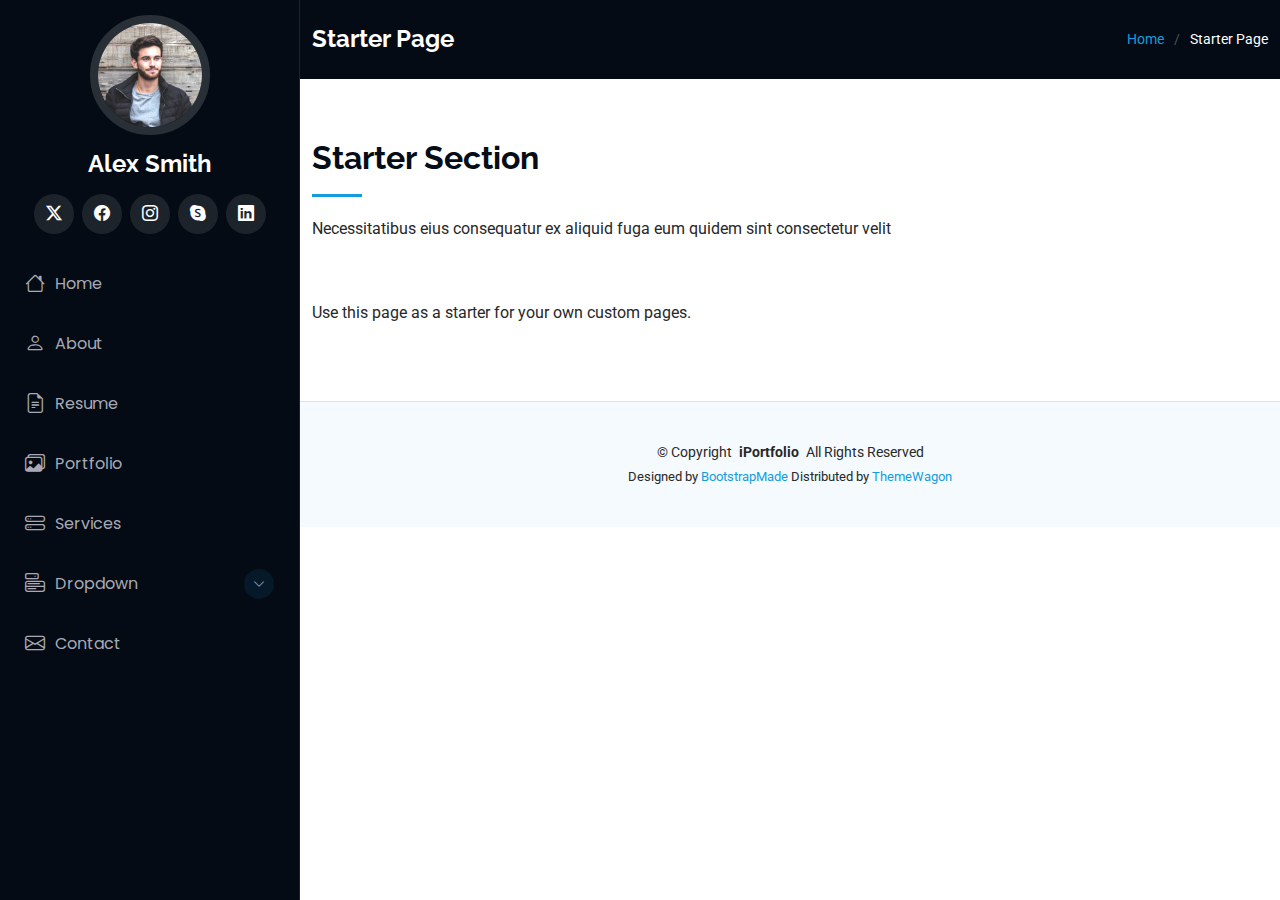
<file: Chunk 1 (Portfolio website)/starter-page.html>
<!DOCTYPE html>
<html lang="en">

<head>
  <meta charset="utf-8">
  <meta content="width=device-width, initial-scale=1.0" name="viewport">
  <title>Starter Page - iPortfolio Bootstrap Template</title>
  <meta content="" name="description">
  <meta content="" name="keywords">

  <!-- Favicons -->
  <link href="assets/img/favicon.png" rel="icon">
  <link href="assets/img/apple-touch-icon.png" rel="apple-touch-icon">

  <!-- Fonts -->
  <link href="https://fonts.googleapis.com" rel="preconnect">
  <link href="https://fonts.gstatic.com" rel="preconnect" crossorigin>
  <link href="https://fonts.googleapis.com/css2?family=Roboto:ital,wght@0,100;0,300;0,400;0,500;0,700;0,900;1,100;1,300;1,400;1,500;1,700;1,900&family=Poppins:ital,wght@0,100;0,200;0,300;0,400;0,500;0,600;0,700;0,800;0,900;1,100;1,200;1,300;1,400;1,500;1,600;1,700;1,800;1,900&family=Raleway:ital,wght@0,100;0,200;0,300;0,400;0,500;0,600;0,700;0,800;0,900;1,100;1,200;1,300;1,400;1,500;1,600;1,700;1,800;1,900&display=swap" rel="stylesheet">

  <!-- Vendor CSS Files -->
  <link href="assets/vendor/bootstrap/css/bootstrap.min.css" rel="stylesheet">
  <link href="assets/vendor/bootstrap-icons/bootstrap-icons.css" rel="stylesheet">
  <link href="assets/vendor/aos/aos.css" rel="stylesheet">
  <link href="assets/vendor/glightbox/css/glightbox.min.css" rel="stylesheet">
  <link href="assets/vendor/swiper/swiper-bundle.min.css" rel="stylesheet">

  <!-- Main CSS File -->
  <link href="assets/css/main.css" rel="stylesheet">

  <!-- =======================================================
  * Template Name: iPortfolio
  * Template URL: https://bootstrapmade.com/iportfolio-bootstrap-portfolio-websites-template/
  * Updated: Jun 29 2024 with Bootstrap v5.3.3
  * Author: BootstrapMade.com
  * License: https://bootstrapmade.com/license/
  ======================================================== -->
</head>

<body class="starter-page-page">

  <header id="header" class="header dark-background d-flex flex-column">
    <i class="header-toggle d-xl-none bi bi-list"></i>

    <div class="profile-img">
      <img src="assets/img/my-profile-img.jpg" alt="" class="img-fluid rounded-circle">
    </div>

    <a href="index.html" class="logo d-flex align-items-center justify-content-center">
      <!-- Uncomment the line below if you also wish to use an image logo -->
      <!-- <img src="assets/img/logo.png" alt=""> -->
      <h1 class="sitename">Alex Smith</h1>
    </a>

    <div class="social-links text-center">
      <a href="#" class="twitter"><i class="bi bi-twitter-x"></i></a>
      <a href="#" class="facebook"><i class="bi bi-facebook"></i></a>
      <a href="#" class="instagram"><i class="bi bi-instagram"></i></a>
      <a href="#" class="google-plus"><i class="bi bi-skype"></i></a>
      <a href="#" class="linkedin"><i class="bi bi-linkedin"></i></a>
    </div>

    <nav id="navmenu" class="navmenu">
      <ul>
        <li><a href="#hero"><i class="bi bi-house navicon"></i>Home</a></li>
        <li><a href="#about"><i class="bi bi-person navicon"></i> About</a></li>
        <li><a href="#resume"><i class="bi bi-file-earmark-text navicon"></i> Resume</a></li>
        <li><a href="#portfolio"><i class="bi bi-images navicon"></i> Portfolio</a></li>
        <li><a href="#services"><i class="bi bi-hdd-stack navicon"></i> Services</a></li>
        <li class="dropdown"><a href="#"><i class="bi bi-menu-button navicon"></i> <span>Dropdown</span> <i class="bi bi-chevron-down toggle-dropdown"></i></a>
          <ul>
            <li><a href="#">Dropdown 1</a></li>
            <li class="dropdown"><a href="#"><span>Deep Dropdown</span> <i class="bi bi-chevron-down toggle-dropdown"></i></a>
              <ul>
                <li><a href="#">Deep Dropdown 1</a></li>
                <li><a href="#">Deep Dropdown 2</a></li>
                <li><a href="#">Deep Dropdown 3</a></li>
                <li><a href="#">Deep Dropdown 4</a></li>
                <li><a href="#">Deep Dropdown 5</a></li>
              </ul>
            </li>
            <li><a href="#">Dropdown 2</a></li>
            <li><a href="#">Dropdown 3</a></li>
            <li><a href="#">Dropdown 4</a></li>
          </ul>
        </li>
        <li><a href="#contact"><i class="bi bi-envelope navicon"></i> Contact</a></li>
      </ul>
    </nav>

  </header>

  <main class="main">

    <!-- Page Title -->
    <div class="page-title dark-background">
      <div class="container d-lg-flex justify-content-between align-items-center">
        <h1 class="mb-2 mb-lg-0">Starter Page</h1>
        <nav class="breadcrumbs">
          <ol>
            <li><a href="index.html">Home</a></li>
            <li class="current">Starter Page</li>
          </ol>
        </nav>
      </div>
    </div><!-- End Page Title -->

    <!-- Starter Section Section -->
    <section id="starter-section" class="starter-section section">

      <!-- Section Title -->
      <div class="container section-title" data-aos="fade-up">
        <h2>Starter Section</h2>
        <p>Necessitatibus eius consequatur ex aliquid fuga eum quidem sint consectetur velit</p>
      </div><!-- End Section Title -->

      <div class="container" data-aos="fade-up">
        <p>Use this page as a starter for your own custom pages.</p>
      </div>

    </section><!-- /Starter Section Section -->

  </main>

  <footer id="footer" class="footer position-relative light-background">

    <div class="container">
      <div class="copyright text-center ">
        <p>© <span>Copyright</span> <strong class="px-1 sitename">iPortfolio</strong> <span>All Rights Reserved</span></p>
      </div>
      <div class="credits">
        <!-- All the links in the footer should remain intact. -->
        <!-- You can delete the links only if you've purchased the pro version. -->
        <!-- Licensing information: https://bootstrapmade.com/license/ -->
        <!-- Purchase the pro version with working PHP/AJAX contact form: [buy-url] -->
        Designed by <a href="https://bootstrapmade.com/">BootstrapMade</a> Distributed by <a href="https://themewagon.com">ThemeWagon</a>
      </div>
    </div>

  </footer>

  <!-- Scroll Top -->
  <a href="#" id="scroll-top" class="scroll-top d-flex align-items-center justify-content-center"><i class="bi bi-arrow-up-short"></i></a>

  <!-- Preloader -->
  <div id="preloader"></div>

  <!-- Vendor JS Files -->
  <script src="assets/vendor/bootstrap/js/bootstrap.bundle.min.js"></script>
  <script src="assets/vendor/php-email-form/validate.js"></script>
  <script src="assets/vendor/aos/aos.js"></script>
  <script src="assets/vendor/typed.js/typed.umd.js"></script>
  <script src="assets/vendor/purecounter/purecounter_vanilla.js"></script>
  <script src="assets/vendor/waypoints/noframework.waypoints.js"></script>
  <script src="assets/vendor/glightbox/js/glightbox.min.js"></script>
  <script src="assets/vendor/imagesloaded/imagesloaded.pkgd.min.js"></script>
  <script src="assets/vendor/isotope-layout/isotope.pkgd.min.js"></script>
  <script src="assets/vendor/swiper/swiper-bundle.min.js"></script>

  <!-- Main JS File -->
  <script src="assets/js/main.js"></script>

</body>

</html>
</file>
<file: Chunk 1 (Portfolio website)/assets/css/main.css>
/**
* Template Name: iPortfolio
* Template URL: https://bootstrapmade.com/iportfolio-bootstrap-portfolio-websites-template/
* Updated: Jun 29 2024 with Bootstrap v5.3.3
* Author: BootstrapMade.com
* License: https://bootstrapmade.com/license/
*/

/*--------------------------------------------------------------
# Font & Color Variables
# Help: https://bootstrapmade.com/color-system/
--------------------------------------------------------------*/
/* Fonts */
:root {
  --default-font: "Roboto",  system-ui, -apple-system, "Segoe UI", Roboto, "Helvetica Neue", Arial, "Noto Sans", "Liberation Sans", sans-serif, "Apple Color Emoji", "Segoe UI Emoji", "Segoe UI Symbol", "Noto Color Emoji";
  --heading-font: "Raleway",  sans-serif;
  --nav-font: "Poppins",  sans-serif;
}

/* Global Colors - The following color variables are used throughout the website. Updating them here will change the color scheme of the entire website */
:root { 
  --background-color: #ffffff; /* Background color for the entire website, including individual sections */
  --default-color: #272829; /* Default color used for the majority of the text content across the entire website */
  --heading-color: #050d18; /* Color for headings, subheadings and title throughout the website */
  --accent-color: #149ddd; /* Accent color that represents your brand on the website. It's used for buttons, links, and other elements that need to stand out */
  --surface-color: #ffffff; /* The surface color is used as a background of boxed elements within sections, such as cards, icon boxes, or other elements that require a visual separation from the global background. */
  --contrast-color: #ffffff; /* Contrast color for text, ensuring readability against backgrounds of accent, heading, or default colors. */
}

/* Nav Menu Colors - The following color variables are used specifically for the navigation menu. They are separate from the global colors to allow for more customization options */
:root {
  --nav-color: #a8a9b4;  /* The default color of the main navmenu links */
  --nav-hover-color: #ffffff; /* Applied to main navmenu links when they are hovered over or active */
  --nav-mobile-background-color: #040b14; /* Used as the background color for mobile navigation menu */
  --nav-dropdown-background-color: #040b14; /* Used as the background color for dropdown items that appear when hovering over primary navigation items */
  --nav-dropdown-color: #a8a9b4; /* Used for navigation links of the dropdown items in the navigation menu. */
  --nav-dropdown-hover-color: #ffffff; /* Similar to --nav-hover-color, this color is applied to dropdown navigation links when they are hovered over. */
}

/* Color Presets - These classes override global colors when applied to any section or element, providing reuse of the sam color scheme. */

.light-background {
  --background-color: #f4fafd;
  --surface-color: #ffffff;
}

.dark-background {
  --background-color: #040b14;
  --default-color: #ffffff;
  --heading-color: #ffffff;
  --surface-color: #151f2b;
  --contrast-color: #ffffff;
}

/* Smooth scroll */
:root {
  scroll-behavior: smooth;
}

/*--------------------------------------------------------------
# General Styling & Shared Classes
--------------------------------------------------------------*/
body {
  color: var(--default-color);
  background-color: var(--background-color);
  font-family: var(--default-font);
}

a {
  color: var(--accent-color);
  text-decoration: none;
  transition: 0.3s;
}

a:hover {
  color: color-mix(in srgb, var(--accent-color), transparent 25%);
  text-decoration: none;
}

h1,
h2,
h3,
h4,
h5,
h6 {
  color: var(--heading-color);
  font-family: var(--heading-font);
}

/* PHP Email Form Messages
------------------------------*/
.php-email-form .error-message {
  display: none;
  background: #df1529;
  color: #ffffff;
  text-align: left;
  padding: 15px;
  margin-bottom: 24px;
  font-weight: 600;
}

.php-email-form .sent-message {
  display: none;
  color: #ffffff;
  background: #059652;
  text-align: center;
  padding: 15px;
  margin-bottom: 24px;
  font-weight: 600;
}

.php-email-form .loading {
  display: none;
  background: var(--surface-color);
  text-align: center;
  padding: 15px;
  margin-bottom: 24px;
}

.php-email-form .loading:before {
  content: "";
  display: inline-block;
  border-radius: 50%;
  width: 24px;
  height: 24px;
  margin: 0 10px -6px 0;
  border: 3px solid var(--accent-color);
  border-top-color: var(--surface-color);
  animation: php-email-form-loading 1s linear infinite;
}

@keyframes php-email-form-loading {
  0% {
    transform: rotate(0deg);
  }

  100% {
    transform: rotate(360deg);
  }
}

/*--------------------------------------------------------------
# Global Header
--------------------------------------------------------------*/
.header {
  color: var(--default-color);
  background-color: var(--background-color);
  position: fixed;
  top: 0;
  left: 0;
  bottom: 0;
  padding: 0 15px;
  width: 300px;
  transition: all ease-in-out 0.3s;
  overflow-y: auto;
  z-index: 997;
  border-right: 1px solid color-mix(in srgb, var(--default-color), transparent 90%);
}

.header .profile-img img {
  margin: 15px auto;
  display: block;
  width: 120px;
  border: 8px solid color-mix(in srgb, var(--default-color), transparent 85%);
}

.header .logo {
  line-height: 1;
  margin-bottom: 15px;
}

.header .logo img {
  max-height: 32px;
  margin-right: 8px;
}

.header .logo h1 {
  font-size: 24px;
  margin: 0;
  font-weight: 700;
  color: var(--heading-color);
}

.header .social-links {
  margin: 0 0 20px 0;
}

.header .social-links a {
  font-size: 16px;
  display: inline-flex;
  align-items: center;
  justify-content: center;
  background: color-mix(in srgb, var(--default-color), transparent 90%);
  color: var(--default-color);
  margin: 0 2px;
  border-radius: 50%;
  text-align: center;
  width: 40px;
  height: 40px;
  transition: 0.3s;
}

.header .social-links a:hover {
  color: var(--contrast-color);
  background: var(--accent-color);
}

@media (min-width: 1200px) {

  .header~main,
  .header~#footer {
    margin-left: 300px;
  }
}

@media (max-width: 1199px) {
  .header {
    left: -100%;
  }
}

.header.header-show {
  left: 0;
}

.header .header-toggle {
  color: var(--contrast-color);
  background-color: var(--accent-color);
  font-size: 22px;
  display: flex;
  align-items: center;
  justify-content: center;
  width: 40px;
  height: 40px;
  border-radius: 50%;
  cursor: pointer;
  position: fixed;
  top: 15px;
  right: 15px;
  z-index: 9999;
  transition: background-color 0.3s;
}

.header .header-toggle:hover {
  color: var(--contrast-color);
  background-color: color-mix(in srgb, var(--accent-color) 90%, white 15%);
}

/*--------------------------------------------------------------
# Navigation Menu
--------------------------------------------------------------*/
.mobile-nav-toggle {
  display: none;
}

.navmenu {
  padding: 0;
  z-index: 9997;
}

.navmenu ul {
  list-style: none;
  padding: 0 0 20px 0;
  margin: 0;
}

.navmenu a,
.navmenu a:focus {
  color: var(--nav-color);
  padding: 15px 10px;
  font-family: var(--nav-font);
  font-size: 16px;
  font-weight: 400;
  display: flex;
  align-items: center;
  white-space: nowrap;
  transition: 0.3s;
  width: 100%;
}

.navmenu a .navicon,
.navmenu a:focus .navicon {
  font-size: 20px;
  margin-right: 10px;
}

.navmenu a .toggle-dropdown,
.navmenu a:focus .toggle-dropdown {
  font-size: 12px;
  line-height: 0;
  margin-left: auto;
  width: 30px;
  height: 30px;
  display: flex;
  align-items: center;
  justify-content: center;
  border-radius: 50%;
  transition: 0.3s;
  flex-shrink: 0;
  background-color: color-mix(in srgb, var(--accent-color), transparent 90%);
}

.navmenu a .toggle-dropdown:hover,
.navmenu a:focus .toggle-dropdown:hover {
  background-color: var(--accent-color);
  color: var(--contrast-color);
}

.navmenu a:hover,
.navmenu .active,
.navmenu .active:focus {
  color: var(--nav-hover-color);
}

.navmenu a:hover .navicon,
.navmenu .active .navicon,
.navmenu .active:focus .navicon {
  color: var(--accent-color);
}

.navmenu .active .toggle-dropdown,
.navmenu .active:focus .toggle-dropdown {
  background-color: var(--accent-color);
  color: var(--contrast-color);
  transform: rotate(180deg);
}

.navmenu .dropdown {
  display: block;
}

.navmenu .dropdown a,
.navmenu .dropdown a:focus {
  color: --nav-dropdown-color;
}

.navmenu .dropdown a:hover,
.navmenu .dropdown .active,
.navmenu .dropdown .active:focus {
  color: var(--nav-dropdown-hover-color);
}

.navmenu .dropdown ul {
  position: static;
  display: none;
  z-index: 99;
  padding: 5px 10px;
  margin: 5px 10px;
  background-color: var(--nav-dropdown-background-color);
  border: 1px solid color-mix(in srgb, var(--default-color), transparent 90%);
  box-shadow: none;
  transition: all 0.5s ease-in-out;
}

.navmenu .dropdown ul ul {
  background-color: rgba(33, 37, 41, 0.1);
}

.navmenu .dropdown>.dropdown-active {
  display: block;
  background-color: rgba(33, 37, 41, 0.03);
}

/*--------------------------------------------------------------
# Global Footer
--------------------------------------------------------------*/
.footer {
  color: var(--default-color);
  background-color: var(--background-color);
  font-size: 14px;
  padding: 40px 0;
  position: relative;
  border-top: 1px solid color-mix(in srgb, var(--default-color), transparent 90%);
}

.footer .copyright p {
  margin-bottom: 0;
}

.footer .credits {
  margin-top: 4px;
  font-size: 13px;
  text-align: center;
}

/*--------------------------------------------------------------
# Preloader
--------------------------------------------------------------*/
#preloader {
  position: fixed;
  inset: 0;
  z-index: 999999;
  overflow: hidden;
  background: var(--background-color);
  transition: all 0.6s ease-out;
}

#preloader:before {
  content: "";
  position: fixed;
  top: calc(50% - 30px);
  left: calc(50% - 30px);
  border: 6px solid #ffffff;
  border-color: var(--accent-color) transparent var(--accent-color) transparent;
  border-radius: 50%;
  width: 60px;
  height: 60px;
  animation: animate-preloader 1.5s linear infinite;
}

@keyframes animate-preloader {
  0% {
    transform: rotate(0deg);
  }

  100% {
    transform: rotate(360deg);
  }
}

/*--------------------------------------------------------------
# Scroll Top Button
--------------------------------------------------------------*/
.scroll-top {
  position: fixed;
  visibility: hidden;
  opacity: 0;
  right: 15px;
  bottom: -15px;
  z-index: 99999;
  background-color: var(--accent-color);
  width: 44px;
  height: 44px;
  border-radius: 50px;
  transition: all 0.4s;
}

.scroll-top i {
  font-size: 24px;
  color: var(--contrast-color);
  line-height: 0;
}

.scroll-top:hover {
  background-color: color-mix(in srgb, var(--accent-color), transparent 20%);
  color: var(--contrast-color);
}

.scroll-top.active {
  visibility: visible;
  opacity: 1;
  bottom: 15px;
}

/*--------------------------------------------------------------
# Disable aos animation delay on mobile devices
--------------------------------------------------------------*/
@media screen and (max-width: 768px) {
  [data-aos-delay] {
    transition-delay: 0 !important;
  }
}

/*--------------------------------------------------------------
# Global Page Titles & Breadcrumbs
--------------------------------------------------------------*/
.page-title {
  color: var(--default-color);
  background-color: var(--background-color);
  padding: 25px 0;
  position: relative;
}

.page-title h1 {
  font-size: 24px;
  font-weight: 700;
}

.page-title .breadcrumbs ol {
  display: flex;
  flex-wrap: wrap;
  list-style: none;
  padding: 0;
  margin: 0;
  font-size: 14px;
  font-weight: 400;
}

.page-title .breadcrumbs ol li+li {
  padding-left: 10px;
}

.page-title .breadcrumbs ol li+li::before {
  content: "/";
  display: inline-block;
  padding-right: 10px;
  color: color-mix(in srgb, var(--default-color), transparent 70%);
}

/*--------------------------------------------------------------
# Global Sections
--------------------------------------------------------------*/
section,
.section {
  color: var(--default-color);
  background-color: var(--background-color);
  padding: 60px 0;
  overflow: clip;
}

/*--------------------------------------------------------------
# Global Section Titles
--------------------------------------------------------------*/
.section-title {
  padding-bottom: 60px;
  position: relative;
}

.section-title h2 {
  font-size: 32px;
  font-weight: 700;
  margin-bottom: 20px;
  padding-bottom: 20px;
  position: relative;
}

.section-title h2:after {
  content: "";
  position: absolute;
  display: block;
  width: 50px;
  height: 3px;
  background: var(--accent-color);
  left: 0;
  bottom: 0;
}

.section-title p {
  margin-bottom: 0;
}

/*--------------------------------------------------------------
# Hero Section
--------------------------------------------------------------*/
.hero {
  width: 100%;
  min-height: 100vh;
  position: relative;
  padding: 80px 0;
  display: flex;
  align-items: center;
  justify-content: center;
}

.hero img {
  position: absolute;
  inset: 0;
  display: block;
  width: 100%;
  height: 100%;
  object-fit: cover;
  z-index: 1;
}

.hero:before {
  content: "";
  background: color-mix(in srgb, var(--background-color), transparent 70%);
  position: absolute;
  inset: 0;
  z-index: 2;
}

.hero .container {
  position: relative;
  z-index: 3;
}

.hero h2 {
  margin: 0;
  font-size: 64px;
  font-weight: 700;
}

.hero p {
  margin: 5px 0 0 0;
  font-size: 26px;
}

.hero p span {
  letter-spacing: 1px;
  border-bottom: 2px solid var(--accent-color);
}

.hero .social-links {
  margin-top: 25px;
}

.hero .social-links a {
  font-size: 24px;
  display: inline-block;
  color: color-mix(in srgb, var(--default-color), transparent 50%);
  line-height: 1;
  margin-right: 20px;
  transition: 0.3s;
}

.hero .social-links a:hover {
  color: var(--accent-color);
}

@media (max-width: 768px) {
  .hero h2 {
    font-size: 32px;
  }

  .hero p {
    font-size: 20px;
  }
}

/*--------------------------------------------------------------
# About Section
--------------------------------------------------------------*/
.about .content h2 {
  font-weight: 700;
  font-size: 24px;
}

.about .content ul {
  list-style: none;
  padding: 0;
}

.about .content ul li {
  margin-bottom: 20px;
  display: flex;
  align-items: center;
}

.about .content ul strong {
  margin-right: 10px;
}

.about .content ul i {
  font-size: 16px;
  margin-right: 5px;
  color: var(--accent-color);
  line-height: 0;
}

/*--------------------------------------------------------------
# Stats Section
--------------------------------------------------------------*/
.stats .stats-item {
  padding: 30px;
  width: 100%;
}

.stats .stats-item i {
  color: var(--accent-color);
  display: block;
  font-size: 44px;
  float: left;
  line-height: 0;
}

.stats .stats-item .purecounter {
  color: var(--heading-color);
  font-size: 48px;
  line-height: 40px;
  display: block;
  font-weight: 700;
  margin-left: 60px;
}

.stats .stats-item p {
  color: color-mix(in srgb, var(--default-color), transparent 40%);
  padding: 15px 0 0 0;
  margin: 0 0 0 60px;
  font-family: var(--heading-font);
  font-size: 14px;
}

/*--------------------------------------------------------------
# Skills Section
--------------------------------------------------------------*/
.skills .progress {
  height: 60px;
  display: block;
  background: none;
  border-radius: 0;
}

.skills .progress .skill {
  color: var(--heading-color);
  padding: 0;
  margin: 0 0 6px 0;
  text-transform: uppercase;
  display: block;
  font-weight: 600;
  font-family: var(--heading-font);
}

.skills .progress .skill .val {
  float: right;
  font-style: normal;
}

.skills .progress-bar-wrap {
  background: color-mix(in srgb, var(--default-color), transparent 90%);
  height: 10px;
}

.skills .progress-bar {
  width: 1px;
  height: 10px;
  transition: 0.9s;
  background-color: var(--accent-color);
}

/*--------------------------------------------------------------
# Resume Section
--------------------------------------------------------------*/
.resume .resume-title {
  color: var(--heading-color);
  font-size: 26px;
  font-weight: 700;
  margin-top: 20px;
  margin-bottom: 20px;
}

.resume .resume-item {
  padding: 0 0 20px 20px;
  margin-top: -2px;
  border-left: 2px solid var(--accent-color);
  position: relative;
}

.resume .resume-item h4 {
  line-height: 18px;
  font-size: 18px;
  font-weight: 600;
  text-transform: uppercase;
  color: color-mix(in srgb, var(--default-color), transparent 20%);
  margin-bottom: 10px;
}

.resume .resume-item h5 {
  font-size: 16px;
  padding: 5px 15px;
  display: inline-block;
  font-weight: 600;
  margin-bottom: 10px;
}

.resume .resume-item ul {
  padding-left: 20px;
}

.resume .resume-item ul li {
  padding-bottom: 10px;
}

.resume .resume-item:last-child {
  padding-bottom: 0;
}

.resume .resume-item::before {
  content: "";
  position: absolute;
  width: 16px;
  height: 16px;
  border-radius: 50px;
  left: -9px;
  top: 0;
  background: var(--background-color);
  border: 2px solid var(--accent-color);
}

/*--------------------------------------------------------------
# Portfolio Section
--------------------------------------------------------------*/
.portfolio .portfolio-filters {
  padding: 0;
  margin: 0 auto 20px auto;
  list-style: none;
  text-align: center;
}

.portfolio .portfolio-filters li {
  cursor: pointer;
  display: inline-block;
  padding: 0;
  font-size: 14px;
  font-weight: 400;
  margin: 0 10px;
  line-height: 1;
  text-transform: uppercase;
  margin-bottom: 10px;
  transition: all 0.3s ease-in-out;
}

.portfolio .portfolio-filters li:hover,
.portfolio .portfolio-filters li.filter-active {
  color: var(--accent-color);
}

.portfolio .portfolio-filters li:first-child {
  margin-left: 0;
}

.portfolio .portfolio-filters li:last-child {
  margin-right: 0;
}

@media (max-width: 575px) {
  .portfolio .portfolio-filters li {
    font-size: 14px;
    margin: 0 5px;
  }
}

.portfolio .portfolio-content {
  position: relative;
  overflow: hidden;
}

.portfolio .portfolio-content img {
  transition: 0.3s;
}

.portfolio .portfolio-content .portfolio-info {
  opacity: 0;
  position: absolute;
  inset: 0;
  z-index: 3;
  transition: all ease-in-out 0.3s;
  background: rgba(0, 0, 0, 0.6);
  padding: 15px;
}

.portfolio .portfolio-content .portfolio-info h4 {
  font-size: 14px;
  padding: 5px 10px;
  font-weight: 400;
  color: #ffffff;
  display: inline-block;
  background-color: var(--accent-color);
}

.portfolio .portfolio-content .portfolio-info p {
  position: absolute;
  bottom: 10px;
  text-align: center;
  display: inline-block;
  left: 0;
  right: 0;
  font-size: 16px;
  font-weight: 600;
  color: rgba(255, 255, 255, 0.8);
}

.portfolio .portfolio-content .portfolio-info .preview-link,
.portfolio .portfolio-content .portfolio-info .details-link {
  position: absolute;
  left: calc(50% - 40px);
  font-size: 26px;
  top: calc(50% - 14px);
  color: #fff;
  transition: 0.3s;
  line-height: 1.2;
}

.portfolio .portfolio-content .portfolio-info .preview-link:hover,
.portfolio .portfolio-content .portfolio-info .details-link:hover {
  color: var(--accent-color);
}

.portfolio .portfolio-content .portfolio-info .details-link {
  left: 50%;
  font-size: 34px;
  line-height: 0;
}

.portfolio .portfolio-content:hover .portfolio-info {
  opacity: 1;
}

.portfolio .portfolio-content:hover img {
  transform: scale(1.1);
}

/*--------------------------------------------------------------
# Services Section
--------------------------------------------------------------*/
.services .service-item {
  position: relative;
}

.services .service-item .icon {
  background: var(--accent-color);
  display: flex;
  align-items: center;
  justify-content: center;
  width: 54px;
  height: 54px;
  border-radius: 50%;
  transition: 0.5s;
  border: 1px solid var(--accent-color);
  margin-right: 20px;
}

.services .service-item .icon i {
  color: var(--contrast-color);
  font-size: 24px;
  line-height: 0;
}

.services .service-item:hover .icon {
  background: var(--surface-color);
}

.services .service-item:hover .icon i {
  color: var(--accent-color);
}

.services .service-item .title {
  font-weight: 700;
  margin-bottom: 15px;
  font-size: 18px;
}

.services .service-item .title a {
  color: var(--heading-color);
}

.services .service-item .title a:hover {
  color: var(--accent-color);
}

.services .service-item .description {
  line-height: 24px;
  font-size: 14px;
}

/*--------------------------------------------------------------
# Testimonials Section
--------------------------------------------------------------*/
.testimonials .testimonials-carousel,
.testimonials .testimonials-slider {
  overflow: hidden;
}

.testimonials .testimonial-item {
  box-sizing: content-box;
  text-align: center;
  min-height: 320px;
}

.testimonials .testimonial-item .testimonial-img {
  width: 90px;
  border-radius: 50%;
  margin: 0 auto;
}

.testimonials .testimonial-item h3 {
  font-size: 18px;
  font-weight: bold;
  margin: 10px 0 5px 0;
}

.testimonials .testimonial-item h4 {
  font-size: 14px;
  color: color-mix(in srgb, var(--default-color), transparent 20%);
  margin: 0;
}

.testimonials .testimonial-item .quote-icon-left,
.testimonials .testimonial-item .quote-icon-right {
  color: color-mix(in srgb, var(--accent-color), transparent 40%);
  font-size: 26px;
  line-height: 0;
}

.testimonials .testimonial-item .quote-icon-left {
  display: inline-block;
  left: -5px;
  position: relative;
}

.testimonials .testimonial-item .quote-icon-right {
  display: inline-block;
  right: -5px;
  position: relative;
  top: 10px;
  transform: scale(-1, -1);
}

.testimonials .testimonial-item p {
  font-style: italic;
  margin: 0 15px 15px 15px;
  padding: 20px;
  background-color: var(--surface-color);
  position: relative;
  margin-bottom: 35px;
  border-radius: 6px;
  box-shadow: 0px 2px 15px rgba(0, 0, 0, 0.1);
}

.testimonials .testimonial-item p::after {
  content: "";
  width: 0;
  height: 0;
  border-top: 20px solid var(--surface-color);
  border-right: 20px solid transparent;
  border-left: 20px solid transparent;
  position: absolute;
  bottom: -20px;
  left: calc(50% - 20px);
}

.testimonials .swiper-wrapper {
  height: auto;
}

.testimonials .swiper-pagination {
  margin-top: 40px;
  position: relative;
}

.testimonials .swiper-pagination .swiper-pagination-bullet {
  width: 12px;
  height: 12px;
  background-color: var(--background-color);
  opacity: 1;
  border: 1px solid var(--accent-color);
}

.testimonials .swiper-pagination .swiper-pagination-bullet-active {
  background-color: var(--accent-color);
}

/*--------------------------------------------------------------
# Contact Section
--------------------------------------------------------------*/
.contact .info-wrap {
  background-color: var(--surface-color);
  box-shadow: 0px 0px 20px rgba(0, 0, 0, 0.1);
  padding: 30px;
}

@media (max-width: 575px) {
  .contact .info-wrap {
    padding: 20px;
  }
}

.contact .info-item {
  margin-bottom: 40px;
}

.contact .info-item i {
  font-size: 20px;
  color: var(--accent-color);
  background: color-mix(in srgb, var(--accent-color), transparent 92%);
  width: 44px;
  height: 44px;
  display: flex;
  justify-content: center;
  align-items: center;
  border-radius: 50px;
  transition: all 0.3s ease-in-out;
  margin-right: 15px;
}

.contact .info-item h3 {
  padding: 0;
  font-size: 18px;
  font-weight: 700;
  margin-bottom: 5px;
}

.contact .info-item p {
  padding: 0;
  margin-bottom: 0;
  font-size: 14px;
}

.contact .info-item:hover i {
  background: var(--accent-color);
  color: var(--contrast-color);
}

.contact .php-email-form {
  background-color: var(--surface-color);
  height: 100%;
  padding: 30px;
  box-shadow: 0px 0px 20px rgba(0, 0, 0, 0.1);
}

@media (max-width: 575px) {
  .contact .php-email-form {
    padding: 20px;
  }
}

.contact .php-email-form input[type=text],
.contact .php-email-form input[type=email],
.contact .php-email-form textarea {
  font-size: 14px;
  padding: 10px 15px;
  box-shadow: none;
  border-radius: 0;
  color: var(--default-color);
  background-color: var(--surface-color);
  border-color: color-mix(in srgb, var(--default-color), transparent 80%);
}

.contact .php-email-form input[type=text]:focus,
.contact .php-email-form input[type=email]:focus,
.contact .php-email-form textarea:focus {
  border-color: var(--accent-color);
}

.contact .php-email-form input[type=text]::placeholder,
.contact .php-email-form input[type=email]::placeholder,
.contact .php-email-form textarea::placeholder {
  color: color-mix(in srgb, var(--default-color), transparent 70%);
}

.contact .php-email-form button[type=submit] {
  color: var(--contrast-color);
  background: var(--accent-color);
  border: 0;
  padding: 10px 30px;
  transition: 0.4s;
  border-radius: 50px;
}

.contact .php-email-form button[type=submit]:hover {
  background: color-mix(in srgb, var(--accent-color), transparent 25%);
}

/*--------------------------------------------------------------
# Portfolio Details Section
--------------------------------------------------------------*/
.portfolio-details .portfolio-details-slider img {
  width: 100%;
}

.portfolio-details .portfolio-details-slider .swiper-pagination {
  margin-top: 20px;
  position: relative;
}

.portfolio-details .portfolio-details-slider .swiper-pagination .swiper-pagination-bullet {
  width: 12px;
  height: 12px;
  background-color: color-mix(in srgb, var(--default-color), transparent 85%);
  opacity: 1;
}

.portfolio-details .portfolio-details-slider .swiper-pagination .swiper-pagination-bullet-active {
  background-color: var(--accent-color);
}

.portfolio-details .portfolio-info {
  padding: 30px;
  box-shadow: 0px 0 30px rgba(0, 0, 0, 0.1);
}

.portfolio-details .portfolio-info h3 {
  font-size: 22px;
  font-weight: 700;
  margin-bottom: 20px;
  padding-bottom: 20px;
  border-bottom: 1px solid color-mix(in srgb, var(--default-color), transparent 85%);
}

.portfolio-details .portfolio-info ul {
  list-style: none;
  padding: 0;
  font-size: 15px;
}

.portfolio-details .portfolio-info ul li+li {
  margin-top: 10px;
}

.portfolio-details .portfolio-description {
  padding-top: 30px;
}

.portfolio-details .portfolio-description h2 {
  font-size: 26px;
  font-weight: 700;
  margin-bottom: 20px;
}

.portfolio-details .portfolio-description p {
  padding: 0;
  color: color-mix(in srgb, var(--default-color), transparent 30%);
}

/*--------------------------------------------------------------
# Service Details Section
--------------------------------------------------------------*/
.service-details .services-list {
  padding: 10px 30px;
  border: 1px solid color-mix(in srgb, var(--default-color), transparent 90%);
  margin-bottom: 20px;
}

.service-details .services-list a {
  display: block;
  line-height: 1;
  padding: 8px 0 8px 15px;
  border-left: 3px solid color-mix(in srgb, var(--default-color), transparent 70%);
  margin: 20px 0;
  color: color-mix(in srgb, var(--default-color), transparent 20%);
  transition: 0.3s;
}

.service-details .services-list a.active {
  color: var(--heading-color);
  font-weight: 700;
  border-color: var(--accent-color);
}

.service-details .services-list a:hover {
  border-color: var(--accent-color);
}

.service-details .services-img {
  margin-bottom: 20px;
}

.service-details h3 {
  font-size: 26px;
  font-weight: 700;
}

.service-details h4 {
  font-size: 20px;
  font-weight: 700;
}

.service-details p {
  font-size: 15px;
}

.service-details ul {
  list-style: none;
  padding: 0;
  font-size: 15px;
}

.service-details ul li {
  padding: 5px 0;
  display: flex;
  align-items: center;
}

.service-details ul i {
  font-size: 20px;
  margin-right: 8px;
  color: var(--accent-color);
}

/*--------------------------------------------------------------
# Starter Section Section
--------------------------------------------------------------*/
.starter-section {
  /* Add your styles here */
}
</file>
<file: Chunk1/site/assets/css/main.css>
/**
* Template Name: iPortfolio
* Template URL: https://bootstrapmade.com/iportfolio-bootstrap-portfolio-websites-template/
* Updated: Jun 29 2024 with Bootstrap v5.3.3
* Author: BootstrapMade.com
* License: https://bootstrapmade.com/license/
*/

/*--------------------------------------------------------------
# Font & Color Variables
# Help: https://bootstrapmade.com/color-system/
--------------------------------------------------------------*/
/* Fonts */
:root {
  --default-font: "Roboto",  system-ui, -apple-system, "Segoe UI", Roboto, "Helvetica Neue", Arial, "Noto Sans", "Liberation Sans", sans-serif, "Apple Color Emoji", "Segoe UI Emoji", "Segoe UI Symbol", "Noto Color Emoji";
  --heading-font: "Raleway",  sans-serif;
  --nav-font: "Poppins",  sans-serif;
}

/* Global Colors - The following color variables are used throughout the website. Updating them here will change the color scheme of the entire website */
:root { 
  --background-color: #ffffff; /* Background color for the entire website, including individual sections */
  --default-color: #272829; /* Default color used for the majority of the text content across the entire website */
  --heading-color: #050d18; /* Color for headings, subheadings and title throughout the website */
  --accent-color: #149ddd; /* Accent color that represents your brand on the website. It's used for buttons, links, and other elements that need to stand out */
  --surface-color: #ffffff; /* The surface color is used as a background of boxed elements within sections, such as cards, icon boxes, or other elements that require a visual separation from the global background. */
  --contrast-color: #ffffff; /* Contrast color for text, ensuring readability against backgrounds of accent, heading, or default colors. */
}

/* Nav Menu Colors - The following color variables are used specifically for the navigation menu. They are separate from the global colors to allow for more customization options */
:root {
  --nav-color: #a8a9b4;  /* The default color of the main navmenu links */
  --nav-hover-color: #ffffff; /* Applied to main navmenu links when they are hovered over or active */
  --nav-mobile-background-color: #040b14; /* Used as the background color for mobile navigation menu */
  --nav-dropdown-background-color: #040b14; /* Used as the background color for dropdown items that appear when hovering over primary navigation items */
  --nav-dropdown-color: #a8a9b4; /* Used for navigation links of the dropdown items in the navigation menu. */
  --nav-dropdown-hover-color: #ffffff; /* Similar to --nav-hover-color, this color is applied to dropdown navigation links when they are hovered over. */
}

/* Color Presets - These classes override global colors when applied to any section or element, providing reuse of the sam color scheme. */

.light-background {
  --background-color: #f4fafd;
  --surface-color: #ffffff;
}

.dark-background {
  --background-color: #040b14;
  --default-color: #ffffff;
  --heading-color: #ffffff;
  --surface-color: #151f2b;
  --contrast-color: #ffffff;
}

/* Smooth scroll */
:root {
  scroll-behavior: smooth;
}

/*--------------------------------------------------------------
# General Styling & Shared Classes
--------------------------------------------------------------*/
body {
  color: var(--default-color);
  background-color: var(--background-color);
  font-family: var(--default-font);
}

a {
  color: var(--accent-color);
  text-decoration: none;
  transition: 0.3s;
}

a:hover {
  color: color-mix(in srgb, var(--accent-color), transparent 25%);
  text-decoration: none;
}

h1,
h2,
h3,
h4,
h5,
h6 {
  color: var(--heading-color);
  font-family: var(--heading-font);
}

/* PHP Email Form Messages
------------------------------*/
.php-email-form .error-message {
  display: none;
  background: #df1529;
  color: #ffffff;
  text-align: left;
  padding: 15px;
  margin-bottom: 24px;
  font-weight: 600;
}

.php-email-form .sent-message {
  display: none;
  color: #ffffff;
  background: #059652;
  text-align: center;
  padding: 15px;
  margin-bottom: 24px;
  font-weight: 600;
}

.php-email-form .loading {
  display: none;
  background: var(--surface-color);
  text-align: center;
  padding: 15px;
  margin-bottom: 24px;
}

.php-email-form .loading:before {
  content: "";
  display: inline-block;
  border-radius: 50%;
  width: 24px;
  height: 24px;
  margin: 0 10px -6px 0;
  border: 3px solid var(--accent-color);
  border-top-color: var(--surface-color);
  animation: php-email-form-loading 1s linear infinite;
}

@keyframes php-email-form-loading {
  0% {
    transform: rotate(0deg);
  }

  100% {
    transform: rotate(360deg);
  }
}

/*--------------------------------------------------------------
# Global Header
--------------------------------------------------------------*/
.header {
  color: var(--default-color);
  background-color: var(--background-color);
  position: fixed;
  top: 0;
  left: 0;
  bottom: 0;
  padding: 0 15px;
  width: 300px;
  transition: all ease-in-out 0.3s;
  overflow-y: auto;
  z-index: 997;
  border-right: 1px solid color-mix(in srgb, var(--default-color), transparent 90%);
}

.header .profile-img img {
  margin: 15px auto;
  display: block;
  width: 120px;
  border: 8px solid color-mix(in srgb, var(--default-color), transparent 85%);
}

.header .logo {
  line-height: 1;
  margin-bottom: 15px;
}

.header .logo img {
  max-height: 32px;
  margin-right: 8px;
}

.header .logo h1 {
  font-size: 24px;
  margin: 0;
  font-weight: 700;
  color: var(--heading-color);
}

.header .social-links {
  margin: 0 0 20px 0;
}

.header .social-links a {
  font-size: 16px;
  display: inline-flex;
  align-items: center;
  justify-content: center;
  background: color-mix(in srgb, var(--default-color), transparent 90%);
  color: var(--default-color);
  margin: 0 2px;
  border-radius: 50%;
  text-align: center;
  width: 40px;
  height: 40px;
  transition: 0.3s;
}

.header .social-links a:hover {
  color: var(--contrast-color);
  background: var(--accent-color);
}

@media (min-width: 1200px) {

  .header~main,
  .header~#footer {
    margin-left: 300px;
  }
}

@media (max-width: 1199px) {
  .header {
    left: -100%;
  }
}

.header.header-show {
  left: 0;
}

.header .header-toggle {
  color: var(--contrast-color);
  background-color: var(--accent-color);
  font-size: 22px;
  display: flex;
  align-items: center;
  justify-content: center;
  width: 40px;
  height: 40px;
  border-radius: 50%;
  cursor: pointer;
  position: fixed;
  top: 15px;
  right: 15px;
  z-index: 9999;
  transition: background-color 0.3s;
}

.header .header-toggle:hover {
  color: var(--contrast-color);
  background-color: color-mix(in srgb, var(--accent-color) 90%, white 15%);
}

/*--------------------------------------------------------------
# Navigation Menu
--------------------------------------------------------------*/
.mobile-nav-toggle {
  display: none;
}

.navmenu {
  padding: 0;
  z-index: 9997;
}

.navmenu ul {
  list-style: none;
  padding: 0 0 20px 0;
  margin: 0;
}

.navmenu a,
.navmenu a:focus {
  color: var(--nav-color);
  padding: 15px 10px;
  font-family: var(--nav-font);
  font-size: 16px;
  font-weight: 400;
  display: flex;
  align-items: center;
  white-space: nowrap;
  transition: 0.3s;
  width: 100%;
}

.navmenu a .navicon,
.navmenu a:focus .navicon {
  font-size: 20px;
  margin-right: 10px;
}

.navmenu a .toggle-dropdown,
.navmenu a:focus .toggle-dropdown {
  font-size: 12px;
  line-height: 0;
  margin-left: auto;
  width: 30px;
  height: 30px;
  display: flex;
  align-items: center;
  justify-content: center;
  border-radius: 50%;
  transition: 0.3s;
  flex-shrink: 0;
  background-color: color-mix(in srgb, var(--accent-color), transparent 90%);
}

.navmenu a .toggle-dropdown:hover,
.navmenu a:focus .toggle-dropdown:hover {
  background-color: var(--accent-color);
  color: var(--contrast-color);
}

.navmenu a:hover,
.navmenu .active,
.navmenu .active:focus {
  color: var(--nav-hover-color);
}

.navmenu a:hover .navicon,
.navmenu .active .navicon,
.navmenu .active:focus .navicon {
  color: var(--accent-color);
}

.navmenu .active .toggle-dropdown,
.navmenu .active:focus .toggle-dropdown {
  background-color: var(--accent-color);
  color: var(--contrast-color);
  transform: rotate(180deg);
}

.navmenu .dropdown {
  display: block;
}

.navmenu .dropdown a,
.navmenu .dropdown a:focus {
  color: --nav-dropdown-color;
}

.navmenu .dropdown a:hover,
.navmenu .dropdown .active,
.navmenu .dropdown .active:focus {
  color: var(--nav-dropdown-hover-color);
}

.navmenu .dropdown ul {
  position: static;
  display: none;
  z-index: 99;
  padding: 5px 10px;
  margin: 5px 10px;
  background-color: var(--nav-dropdown-background-color);
  border: 1px solid color-mix(in srgb, var(--default-color), transparent 90%);
  box-shadow: none;
  transition: all 0.5s ease-in-out;
}

.navmenu .dropdown ul ul {
  background-color: rgba(33, 37, 41, 0.1);
}

.navmenu .dropdown>.dropdown-active {
  display: block;
  background-color: rgba(33, 37, 41, 0.03);
}

/*--------------------------------------------------------------
# Global Footer
--------------------------------------------------------------*/
.footer {
  color: var(--default-color);
  background-color: var(--background-color);
  font-size: 14px;
  padding: 40px 0;
  position: relative;
  border-top: 1px solid color-mix(in srgb, var(--default-color), transparent 90%);
}

.footer .copyright p {
  margin-bottom: 0;
}

.footer .credits {
  margin-top: 4px;
  font-size: 13px;
  text-align: center;
}

/*--------------------------------------------------------------
# Preloader
--------------------------------------------------------------*/
#preloader {
  position: fixed;
  inset: 0;
  z-index: 999999;
  overflow: hidden;
  background: var(--background-color);
  transition: all 0.6s ease-out;
}

#preloader:before {
  content: "";
  position: fixed;
  top: calc(50% - 30px);
  left: calc(50% - 30px);
  border: 6px solid #ffffff;
  border-color: var(--accent-color) transparent var(--accent-color) transparent;
  border-radius: 50%;
  width: 60px;
  height: 60px;
  animation: animate-preloader 1.5s linear infinite;
}

@keyframes animate-preloader {
  0% {
    transform: rotate(0deg);
  }

  100% {
    transform: rotate(360deg);
  }
}

/*--------------------------------------------------------------
# Scroll Top Button
--------------------------------------------------------------*/
.scroll-top {
  position: fixed;
  visibility: hidden;
  opacity: 0;
  right: 15px;
  bottom: -15px;
  z-index: 99999;
  background-color: var(--accent-color);
  width: 44px;
  height: 44px;
  border-radius: 50px;
  transition: all 0.4s;
}

.scroll-top i {
  font-size: 24px;
  color: var(--contrast-color);
  line-height: 0;
}

.scroll-top:hover {
  background-color: color-mix(in srgb, var(--accent-color), transparent 20%);
  color: var(--contrast-color);
}

.scroll-top.active {
  visibility: visible;
  opacity: 1;
  bottom: 15px;
}

/*--------------------------------------------------------------
# Disable aos animation delay on mobile devices
--------------------------------------------------------------*/
@media screen and (max-width: 768px) {
  [data-aos-delay] {
    transition-delay: 0 !important;
  }
}

/*--------------------------------------------------------------
# Global Page Titles & Breadcrumbs
--------------------------------------------------------------*/
.page-title {
  color: var(--default-color);
  background-color: var(--background-color);
  padding: 25px 0;
  position: relative;
}

.page-title h1 {
  font-size: 24px;
  font-weight: 700;
}

.page-title .breadcrumbs ol {
  display: flex;
  flex-wrap: wrap;
  list-style: none;
  padding: 0;
  margin: 0;
  font-size: 14px;
  font-weight: 400;
}

.page-title .breadcrumbs ol li+li {
  padding-left: 10px;
}

.page-title .breadcrumbs ol li+li::before {
  content: "/";
  display: inline-block;
  padding-right: 10px;
  color: color-mix(in srgb, var(--default-color), transparent 70%);
}

/*--------------------------------------------------------------
# Global Sections
--------------------------------------------------------------*/
section,
.section {
  color: var(--default-color);
  background-color: var(--background-color);
  padding: 60px 0;
  overflow: clip;
}

/*--------------------------------------------------------------
# Global Section Titles
--------------------------------------------------------------*/
.section-title {
  padding-bottom: 60px;
  position: relative;
}

.section-title h2 {
  font-size: 32px;
  font-weight: 700;
  margin-bottom: 20px;
  padding-bottom: 20px;
  position: relative;
}

.section-title h2:after {
  content: "";
  position: absolute;
  display: block;
  width: 50px;
  height: 3px;
  background: var(--accent-color);
  left: 0;
  bottom: 0;
}

.section-title p {
  margin-bottom: 0;
}

/*--------------------------------------------------------------
# Hero Section
--------------------------------------------------------------*/
.hero {
  width: 100%;
  min-height: 100vh;
  position: relative;
  padding: 80px 0;
  display: flex;
  align-items: center;
  justify-content: center;
}

.hero img {
  position: absolute;
  inset: 0;
  display: block;
  width: 100%;
  height: 100%;
  object-fit: cover;
  z-index: 1;
}

.hero:before {
  content: "";
  background: color-mix(in srgb, var(--background-color), transparent 70%);
  position: absolute;
  inset: 0;
  z-index: 2;
}

.hero .container {
  position: relative;
  z-index: 3;
}

.hero h2 {
  margin: 0;
  font-size: 64px;
  font-weight: 700;
}

.hero p {
  margin: 5px 0 0 0;
  font-size: 26px;
}

.hero p span {
  letter-spacing: 1px;
  border-bottom: 2px solid var(--accent-color);
}

.hero .social-links {
  margin-top: 25px;
}

.hero .social-links a {
  font-size: 24px;
  display: inline-block;
  color: color-mix(in srgb, var(--default-color), transparent 50%);
  line-height: 1;
  margin-right: 20px;
  transition: 0.3s;
}

.hero .social-links a:hover {
  color: var(--accent-color);
}

@media (max-width: 768px) {
  .hero h2 {
    font-size: 32px;
  }

  .hero p {
    font-size: 20px;
  }
}

/*--------------------------------------------------------------
# About Section
--------------------------------------------------------------*/
.about .content h2 {
  font-weight: 700;
  font-size: 24px;
}

.about .content ul {
  list-style: none;
  padding: 0;
}

.about .content ul li {
  margin-bottom: 20px;
  display: flex;
  align-items: center;
}

.about .content ul strong {
  margin-right: 10px;
}

.about .content ul i {
  font-size: 16px;
  margin-right: 5px;
  color: var(--accent-color);
  line-height: 0;
}

/*--------------------------------------------------------------
# Stats Section
--------------------------------------------------------------*/
.stats .stats-item {
  padding: 30px;
  width: 100%;
}

.stats .stats-item i {
  color: var(--accent-color);
  display: block;
  font-size: 44px;
  float: left;
  line-height: 0;
}

.stats .stats-item .purecounter {
  color: var(--heading-color);
  font-size: 48px;
  line-height: 40px;
  display: block;
  font-weight: 700;
  margin-left: 60px;
}

.stats .stats-item p {
  color: color-mix(in srgb, var(--default-color), transparent 40%);
  padding: 15px 0 0 0;
  margin: 0 0 0 60px;
  font-family: var(--heading-font);
  font-size: 14px;
}

/*--------------------------------------------------------------
# Skills Section
--------------------------------------------------------------*/
.skills .progress {
  height: 60px;
  display: block;
  background: none;
  border-radius: 0;
}

.skills .progress .skill {
  color: var(--heading-color);
  padding: 0;
  margin: 0 0 6px 0;
  text-transform: uppercase;
  display: block;
  font-weight: 600;
  font-family: var(--heading-font);
}

.skills .progress .skill .val {
  float: right;
  font-style: normal;
}

.skills .progress-bar-wrap {
  background: color-mix(in srgb, var(--default-color), transparent 90%);
  height: 10px;
}

.skills .progress-bar {
  width: 1px;
  height: 10px;
  transition: 0.9s;
  background-color: var(--accent-color);
}

/*--------------------------------------------------------------
# Resume Section
--------------------------------------------------------------*/
.resume .resume-title {
  color: var(--heading-color);
  font-size: 26px;
  font-weight: 700;
  margin-top: 20px;
  margin-bottom: 20px;
}

.resume .resume-item {
  padding: 0 0 20px 20px;
  margin-top: -2px;
  border-left: 2px solid var(--accent-color);
  position: relative;
}

.resume .resume-item h4 {
  line-height: 18px;
  font-size: 18px;
  font-weight: 600;
  text-transform: uppercase;
  color: color-mix(in srgb, var(--default-color), transparent 20%);
  margin-bottom: 10px;
}

.resume .resume-item h5 {
  font-size: 16px;
  padding: 5px 15px;
  display: inline-block;
  font-weight: 600;
  margin-bottom: 10px;
}

.resume .resume-item ul {
  padding-left: 20px;
}

.resume .resume-item ul li {
  padding-bottom: 10px;
}

.resume .resume-item:last-child {
  padding-bottom: 0;
}

.resume .resume-item::before {
  content: "";
  position: absolute;
  width: 16px;
  height: 16px;
  border-radius: 50px;
  left: -9px;
  top: 0;
  background: var(--background-color);
  border: 2px solid var(--accent-color);
}

/*--------------------------------------------------------------
# Portfolio Section
--------------------------------------------------------------*/
.portfolio .portfolio-filters {
  padding: 0;
  margin: 0 auto 20px auto;
  list-style: none;
  text-align: center;
}

.portfolio .portfolio-filters li {
  cursor: pointer;
  display: inline-block;
  padding: 0;
  font-size: 14px;
  font-weight: 400;
  margin: 0 10px;
  line-height: 1;
  text-transform: uppercase;
  margin-bottom: 10px;
  transition: all 0.3s ease-in-out;
}

.portfolio .portfolio-filters li:hover,
.portfolio .portfolio-filters li.filter-active {
  color: var(--accent-color);
}

.portfolio .portfolio-filters li:first-child {
  margin-left: 0;
}

.portfolio .portfolio-filters li:last-child {
  margin-right: 0;
}

@media (max-width: 575px) {
  .portfolio .portfolio-filters li {
    font-size: 14px;
    margin: 0 5px;
  }
}

.portfolio .portfolio-content {
  position: relative;
  overflow: hidden;
}

.portfolio .portfolio-content img {
  transition: 0.3s;
}

.portfolio .portfolio-content .portfolio-info {
  opacity: 0;
  position: absolute;
  inset: 0;
  z-index: 3;
  transition: all ease-in-out 0.3s;
  background: rgba(0, 0, 0, 0.6);
  padding: 15px;
}

.portfolio .portfolio-content .portfolio-info h4 {
  font-size: 14px;
  padding: 5px 10px;
  font-weight: 400;
  color: #ffffff;
  display: inline-block;
  background-color: var(--accent-color);
}

.portfolio .portfolio-content .portfolio-info p {
  position: absolute;
  bottom: 10px;
  text-align: center;
  display: inline-block;
  left: 0;
  right: 0;
  font-size: 16px;
  font-weight: 600;
  color: rgba(255, 255, 255, 0.8);
}

.portfolio .portfolio-content .portfolio-info .preview-link,
.portfolio .portfolio-content .portfolio-info .details-link {
  position: absolute;
  left: calc(50% - 40px);
  font-size: 26px;
  top: calc(50% - 14px);
  color: #fff;
  transition: 0.3s;
  line-height: 1.2;
}

.portfolio .portfolio-content .portfolio-info .preview-link:hover,
.portfolio .portfolio-content .portfolio-info .details-link:hover {
  color: var(--accent-color);
}

.portfolio .portfolio-content .portfolio-info .details-link {
  left: 50%;
  font-size: 34px;
  line-height: 0;
}

.portfolio .portfolio-content:hover .portfolio-info {
  opacity: 1;
}

.portfolio .portfolio-content:hover img {
  transform: scale(1.1);
}

/*--------------------------------------------------------------
# Services Section
--------------------------------------------------------------*/
.services .service-item {
  position: relative;
}

.services .service-item .icon {
  background: var(--accent-color);
  display: flex;
  align-items: center;
  justify-content: center;
  width: 54px;
  height: 54px;
  border-radius: 50%;
  transition: 0.5s;
  border: 1px solid var(--accent-color);
  margin-right: 20px;
}

.services .service-item .icon i {
  color: var(--contrast-color);
  font-size: 24px;
  line-height: 0;
}

.services .service-item:hover .icon {
  background: var(--surface-color);
}

.services .service-item:hover .icon i {
  color: var(--accent-color);
}

.services .service-item .title {
  font-weight: 700;
  margin-bottom: 15px;
  font-size: 18px;
}

.services .service-item .title a {
  color: var(--heading-color);
}

.services .service-item .title a:hover {
  color: var(--accent-color);
}

.services .service-item .description {
  line-height: 24px;
  font-size: 14px;
}

/*--------------------------------------------------------------
# Testimonials Section
--------------------------------------------------------------*/
.testimonials .testimonials-carousel,
.testimonials .testimonials-slider {
  overflow: hidden;
}

.testimonials .testimonial-item {
  box-sizing: content-box;
  text-align: center;
  min-height: 320px;
}

.testimonials .testimonial-item .testimonial-img {
  width: 90px;
  border-radius: 50%;
  margin: 0 auto;
}

.testimonials .testimonial-item h3 {
  font-size: 18px;
  font-weight: bold;
  margin: 10px 0 5px 0;
}

.testimonials .testimonial-item h4 {
  font-size: 14px;
  color: color-mix(in srgb, var(--default-color), transparent 20%);
  margin: 0;
}

.testimonials .testimonial-item .quote-icon-left,
.testimonials .testimonial-item .quote-icon-right {
  color: color-mix(in srgb, var(--accent-color), transparent 40%);
  font-size: 26px;
  line-height: 0;
}

.testimonials .testimonial-item .quote-icon-left {
  display: inline-block;
  left: -5px;
  position: relative;
}

.testimonials .testimonial-item .quote-icon-right {
  display: inline-block;
  right: -5px;
  position: relative;
  top: 10px;
  transform: scale(-1, -1);
}

.testimonials .testimonial-item p {
  font-style: italic;
  margin: 0 15px 15px 15px;
  padding: 20px;
  background-color: var(--surface-color);
  position: relative;
  margin-bottom: 35px;
  border-radius: 6px;
  box-shadow: 0px 2px 15px rgba(0, 0, 0, 0.1);
}

.testimonials .testimonial-item p::after {
  content: "";
  width: 0;
  height: 0;
  border-top: 20px solid var(--surface-color);
  border-right: 20px solid transparent;
  border-left: 20px solid transparent;
  position: absolute;
  bottom: -20px;
  left: calc(50% - 20px);
}

.testimonials .swiper-wrapper {
  height: auto;
}

.testimonials .swiper-pagination {
  margin-top: 40px;
  position: relative;
}

.testimonials .swiper-pagination .swiper-pagination-bullet {
  width: 12px;
  height: 12px;
  background-color: var(--background-color);
  opacity: 1;
  border: 1px solid var(--accent-color);
}

.testimonials .swiper-pagination .swiper-pagination-bullet-active {
  background-color: var(--accent-color);
}

/*--------------------------------------------------------------
# Contact Section
--------------------------------------------------------------*/
.contact .info-wrap {
  background-color: var(--surface-color);
  box-shadow: 0px 0px 20px rgba(0, 0, 0, 0.1);
  padding: 30px;
}

@media (max-width: 575px) {
  .contact .info-wrap {
    padding: 20px;
  }
}

.contact .info-item {
  margin-bottom: 40px;
}

.contact .info-item i {
  font-size: 20px;
  color: var(--accent-color);
  background: color-mix(in srgb, var(--accent-color), transparent 92%);
  width: 44px;
  height: 44px;
  display: flex;
  justify-content: center;
  align-items: center;
  border-radius: 50px;
  transition: all 0.3s ease-in-out;
  margin-right: 15px;
}

.contact .info-item h3 {
  padding: 0;
  font-size: 18px;
  font-weight: 700;
  margin-bottom: 5px;
}

.contact .info-item p {
  padding: 0;
  margin-bottom: 0;
  font-size: 14px;
}

.contact .info-item:hover i {
  background: var(--accent-color);
  color: var(--contrast-color);
}

.contact .php-email-form {
  background-color: var(--surface-color);
  height: 100%;
  padding: 30px;
  box-shadow: 0px 0px 20px rgba(0, 0, 0, 0.1);
}

@media (max-width: 575px) {
  .contact .php-email-form {
    padding: 20px;
  }
}

.contact .php-email-form input[type=text],
.contact .php-email-form input[type=email],
.contact .php-email-form textarea {
  font-size: 14px;
  padding: 10px 15px;
  box-shadow: none;
  border-radius: 0;
  color: var(--default-color);
  background-color: var(--surface-color);
  border-color: color-mix(in srgb, var(--default-color), transparent 80%);
}

.contact .php-email-form input[type=text]:focus,
.contact .php-email-form input[type=email]:focus,
.contact .php-email-form textarea:focus {
  border-color: var(--accent-color);
}

.contact .php-email-form input[type=text]::placeholder,
.contact .php-email-form input[type=email]::placeholder,
.contact .php-email-form textarea::placeholder {
  color: color-mix(in srgb, var(--default-color), transparent 70%);
}

.contact .php-email-form button[type=submit] {
  color: var(--contrast-color);
  background: var(--accent-color);
  border: 0;
  padding: 10px 30px;
  transition: 0.4s;
  border-radius: 50px;
}

.contact .php-email-form button[type=submit]:hover {
  background: color-mix(in srgb, var(--accent-color), transparent 25%);
}

/*--------------------------------------------------------------
# Portfolio Details Section
--------------------------------------------------------------*/
.portfolio-details .portfolio-details-slider img {
  width: 100%;
}

.portfolio-details .portfolio-details-slider .swiper-pagination {
  margin-top: 20px;
  position: relative;
}

.portfolio-details .portfolio-details-slider .swiper-pagination .swiper-pagination-bullet {
  width: 12px;
  height: 12px;
  background-color: color-mix(in srgb, var(--default-color), transparent 85%);
  opacity: 1;
}

.portfolio-details .portfolio-details-slider .swiper-pagination .swiper-pagination-bullet-active {
  background-color: var(--accent-color);
}

.portfolio-details .portfolio-info {
  padding: 30px;
  box-shadow: 0px 0 30px rgba(0, 0, 0, 0.1);
}

.portfolio-details .portfolio-info h3 {
  font-size: 22px;
  font-weight: 700;
  margin-bottom: 20px;
  padding-bottom: 20px;
  border-bottom: 1px solid color-mix(in srgb, var(--default-color), transparent 85%);
}

.portfolio-details .portfolio-info ul {
  list-style: none;
  padding: 0;
  font-size: 15px;
}

.portfolio-details .portfolio-info ul li+li {
  margin-top: 10px;
}

.portfolio-details .portfolio-description {
  padding-top: 30px;
}

.portfolio-details .portfolio-description h2 {
  font-size: 26px;
  font-weight: 700;
  margin-bottom: 20px;
}

.portfolio-details .portfolio-description p {
  padding: 0;
  color: color-mix(in srgb, var(--default-color), transparent 30%);
}

/*--------------------------------------------------------------
# Service Details Section
--------------------------------------------------------------*/
.service-details .services-list {
  padding: 10px 30px;
  border: 1px solid color-mix(in srgb, var(--default-color), transparent 90%);
  margin-bottom: 20px;
}

.service-details .services-list a {
  display: block;
  line-height: 1;
  padding: 8px 0 8px 15px;
  border-left: 3px solid color-mix(in srgb, var(--default-color), transparent 70%);
  margin: 20px 0;
  color: color-mix(in srgb, var(--default-color), transparent 20%);
  transition: 0.3s;
}

.service-details .services-list a.active {
  color: var(--heading-color);
  font-weight: 700;
  border-color: var(--accent-color);
}

.service-details .services-list a:hover {
  border-color: var(--accent-color);
}

.service-details .services-img {
  margin-bottom: 20px;
}

.service-details h3 {
  font-size: 26px;
  font-weight: 700;
}

.service-details h4 {
  font-size: 20px;
  font-weight: 700;
}

.service-details p {
  font-size: 15px;
}

.service-details ul {
  list-style: none;
  padding: 0;
  font-size: 15px;
}

.service-details ul li {
  padding: 5px 0;
  display: flex;
  align-items: center;
}

.service-details ul i {
  font-size: 20px;
  margin-right: 8px;
  color: var(--accent-color);
}

.case-item {
  border: 1px solid #606060;
  padding: 30px;
  margin: 15px;
  background-color: #ffffff;
  border-radius: 15px;
  text-align: center;
}


/*--------------------------------------------------------------
# Starter Section Section
--------------------------------------------------------------*/
.starter-section {
  /* Add your styles here */
}
</file>
